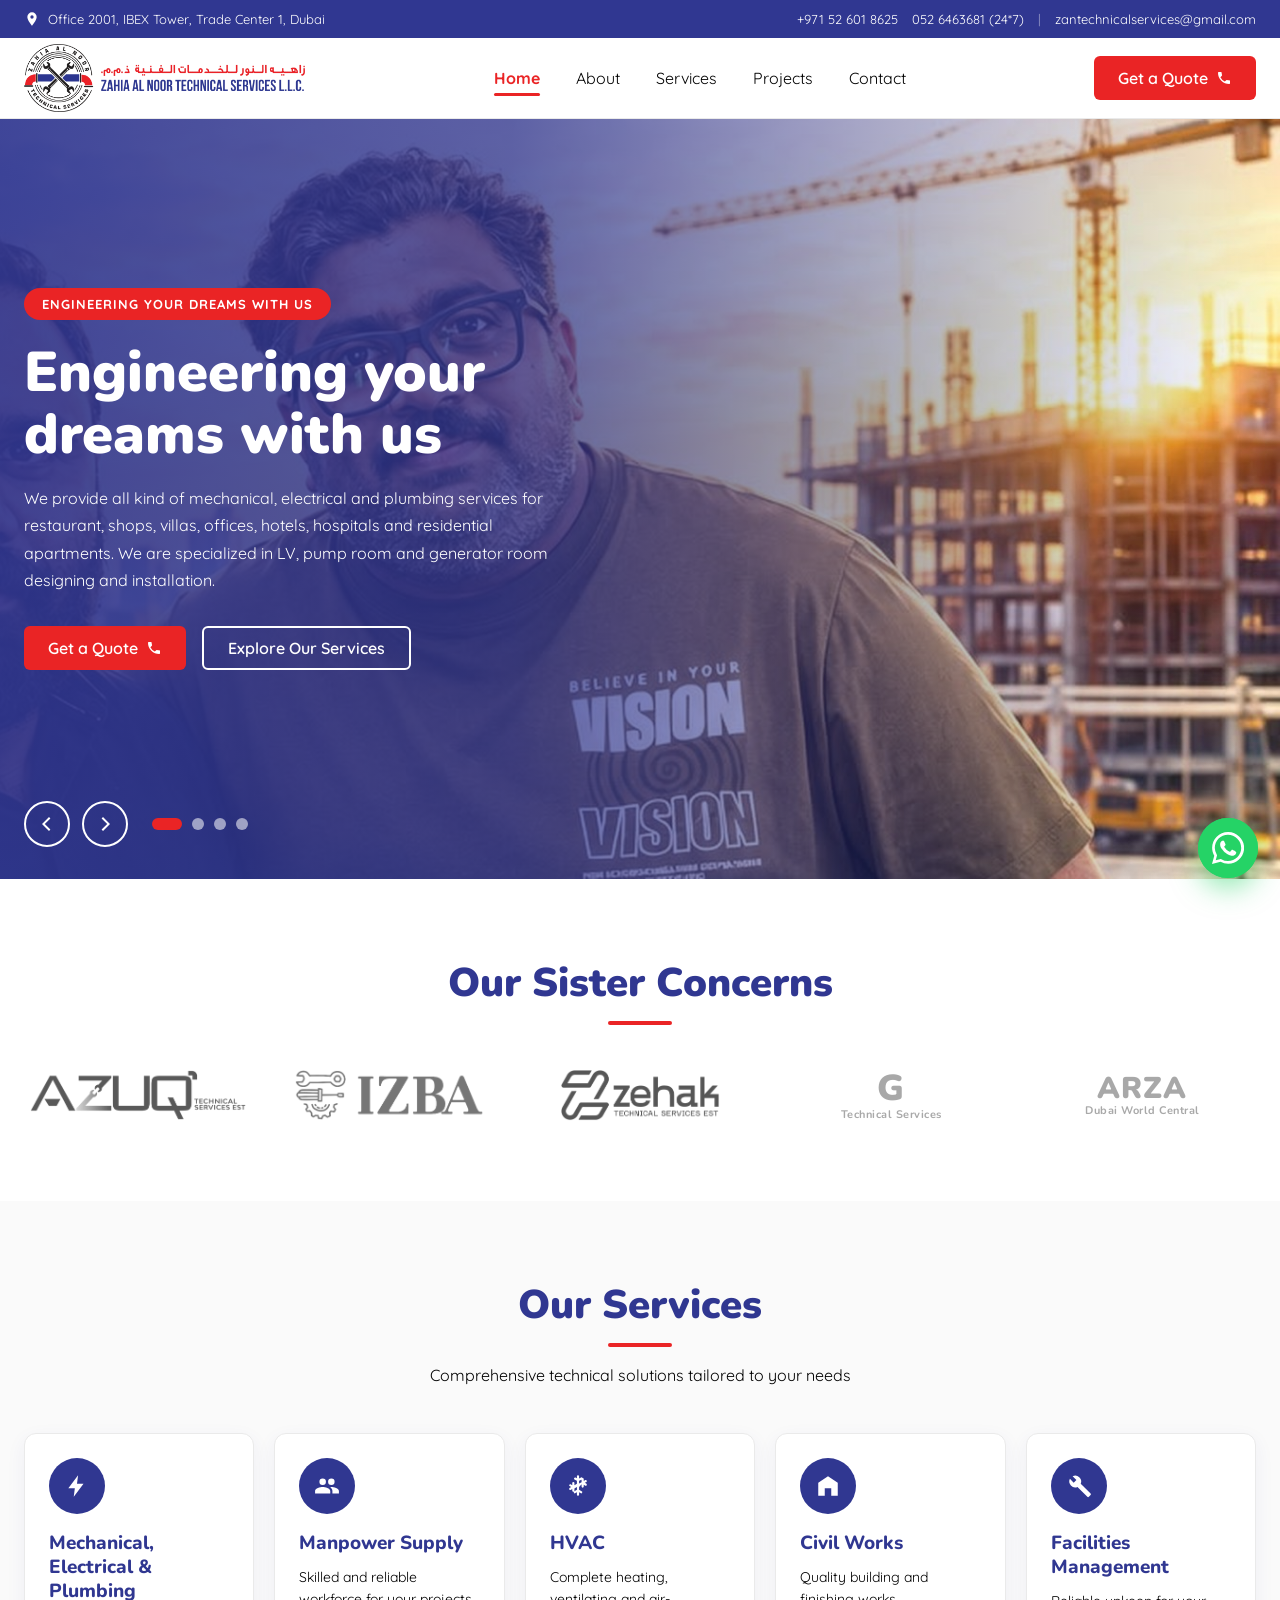
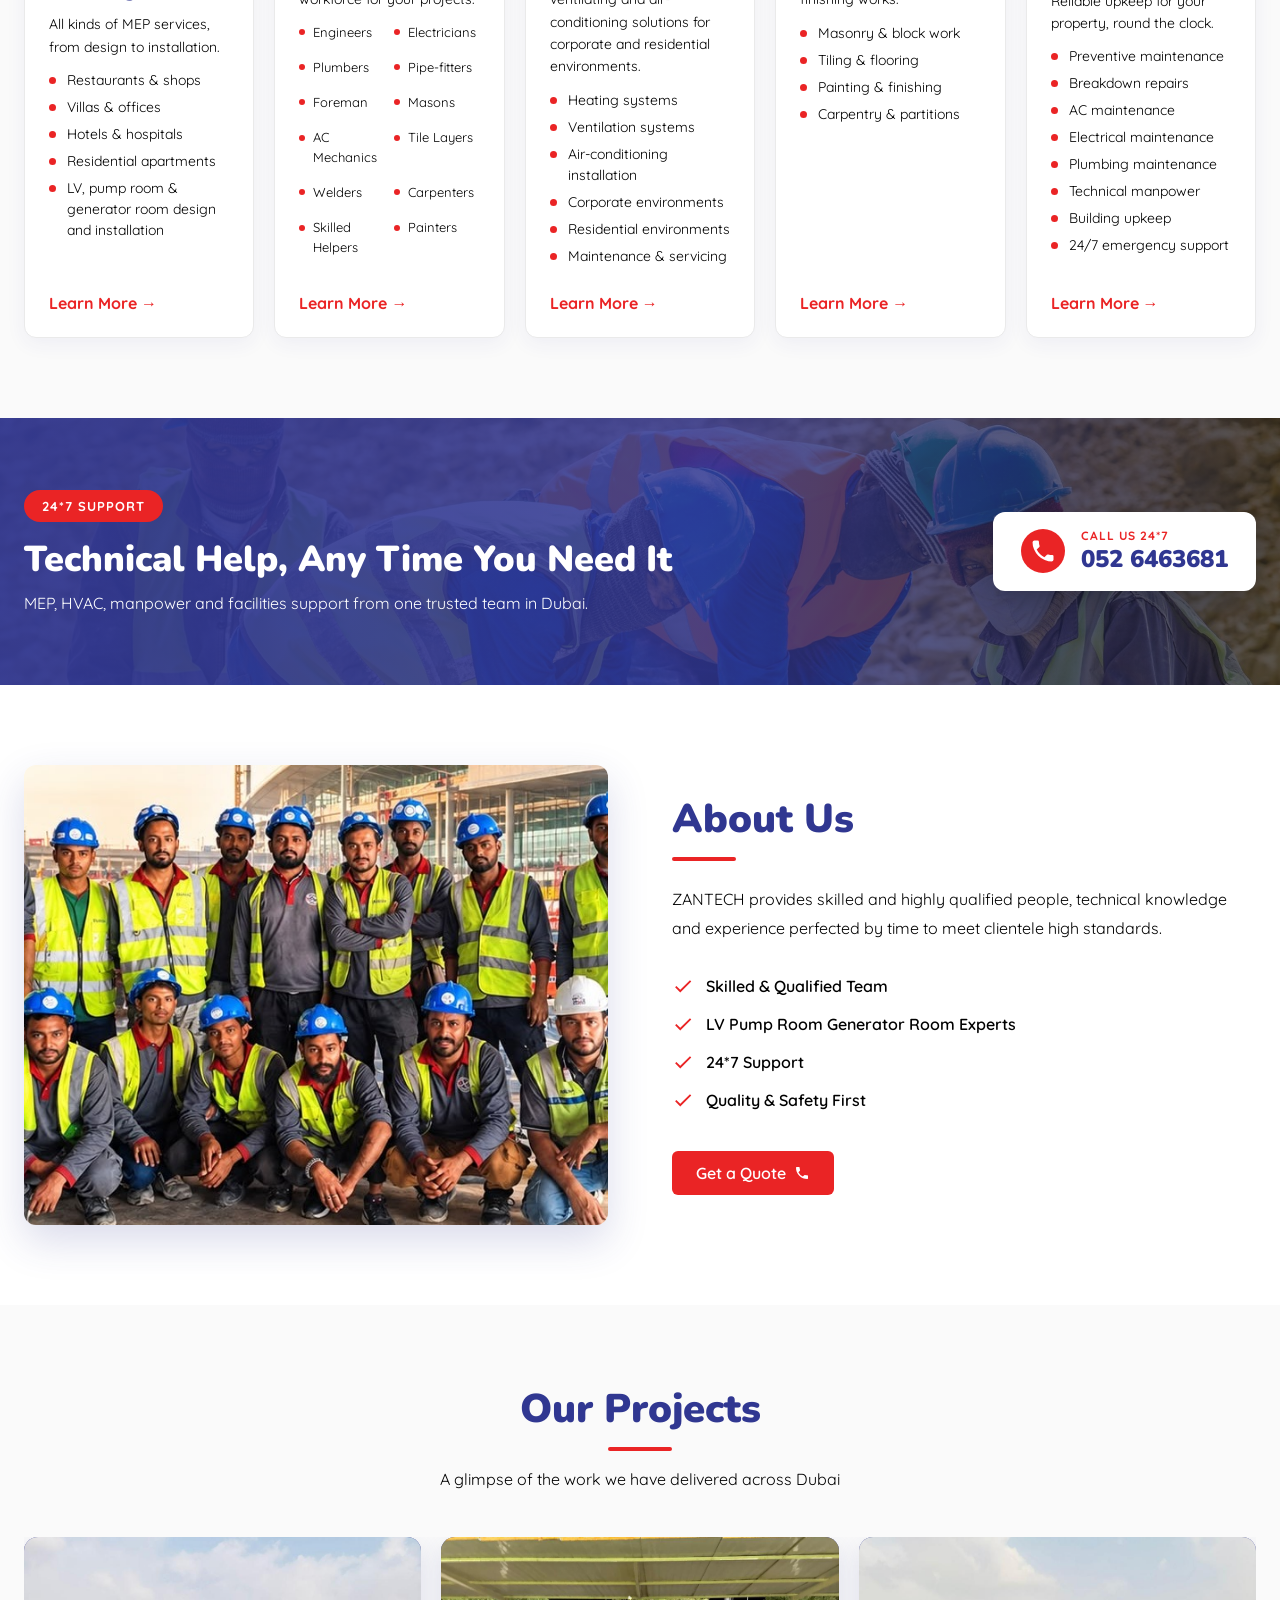
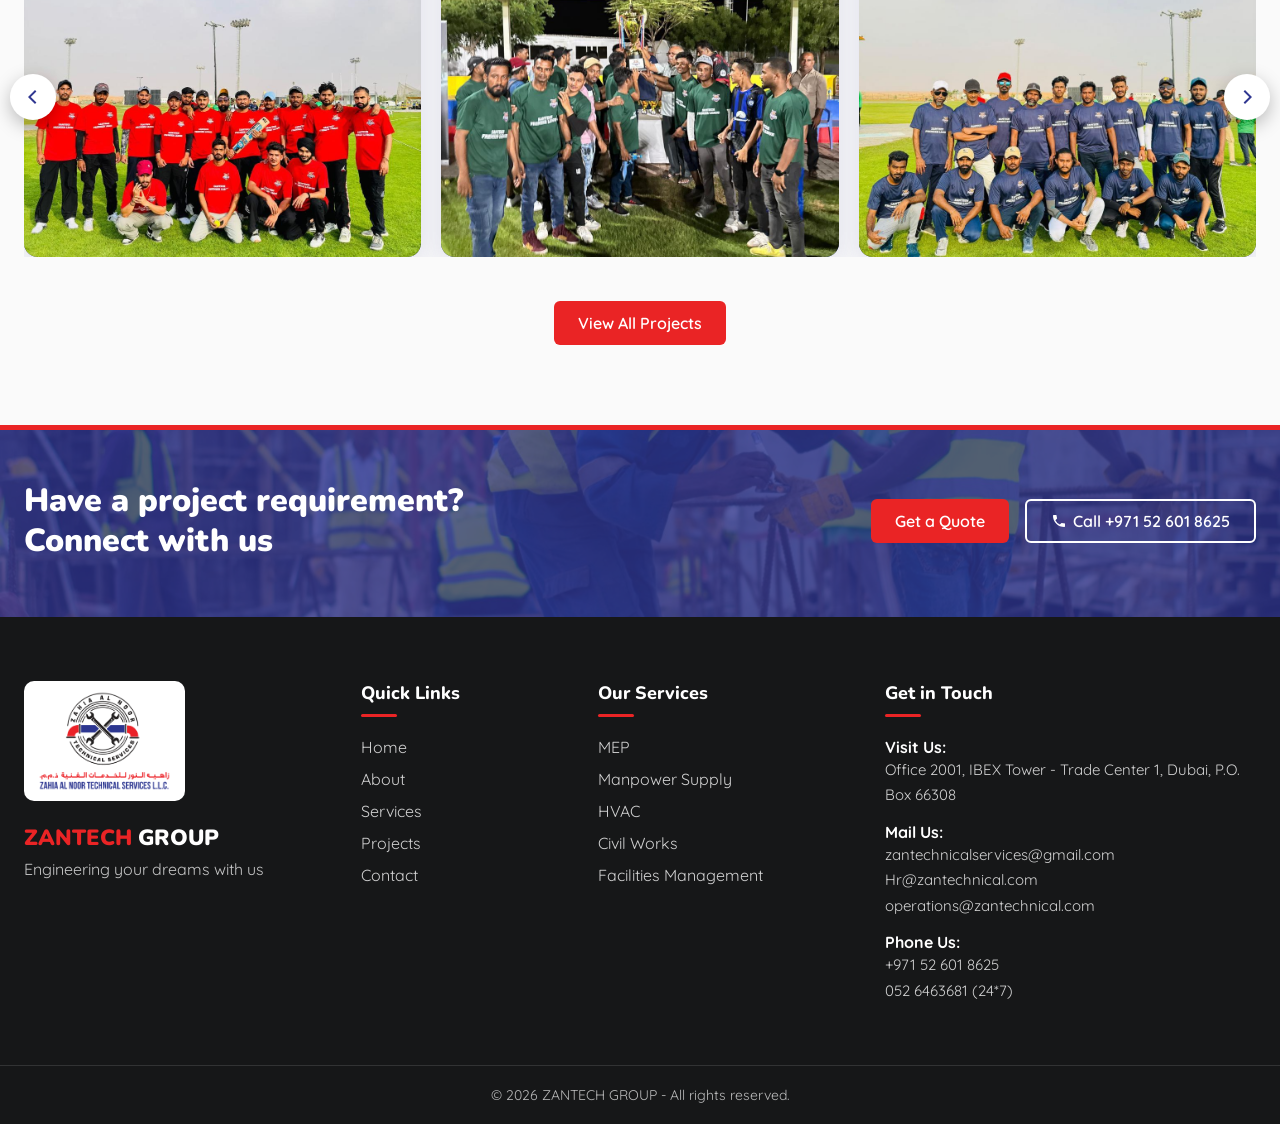
<file: index.html>
<!DOCTYPE html>
<html lang="en">
<head>
  <meta charset="UTF-8">
  <meta name="viewport" content="width=device-width, initial-scale=1">
  <title>ZANTECH GROUP | Zahia Al Noor Technical Services</title>
  <meta http-equiv="refresh" content="0; url=home.html">
  <link rel="canonical" href="home.html">
  <script>location.replace('home.html');</script>
</head>
<body>
  <p>Redirecting to <a href="home.html">ZANTECH GROUP</a>&hellip;</p>
</body>
</html>
</file>
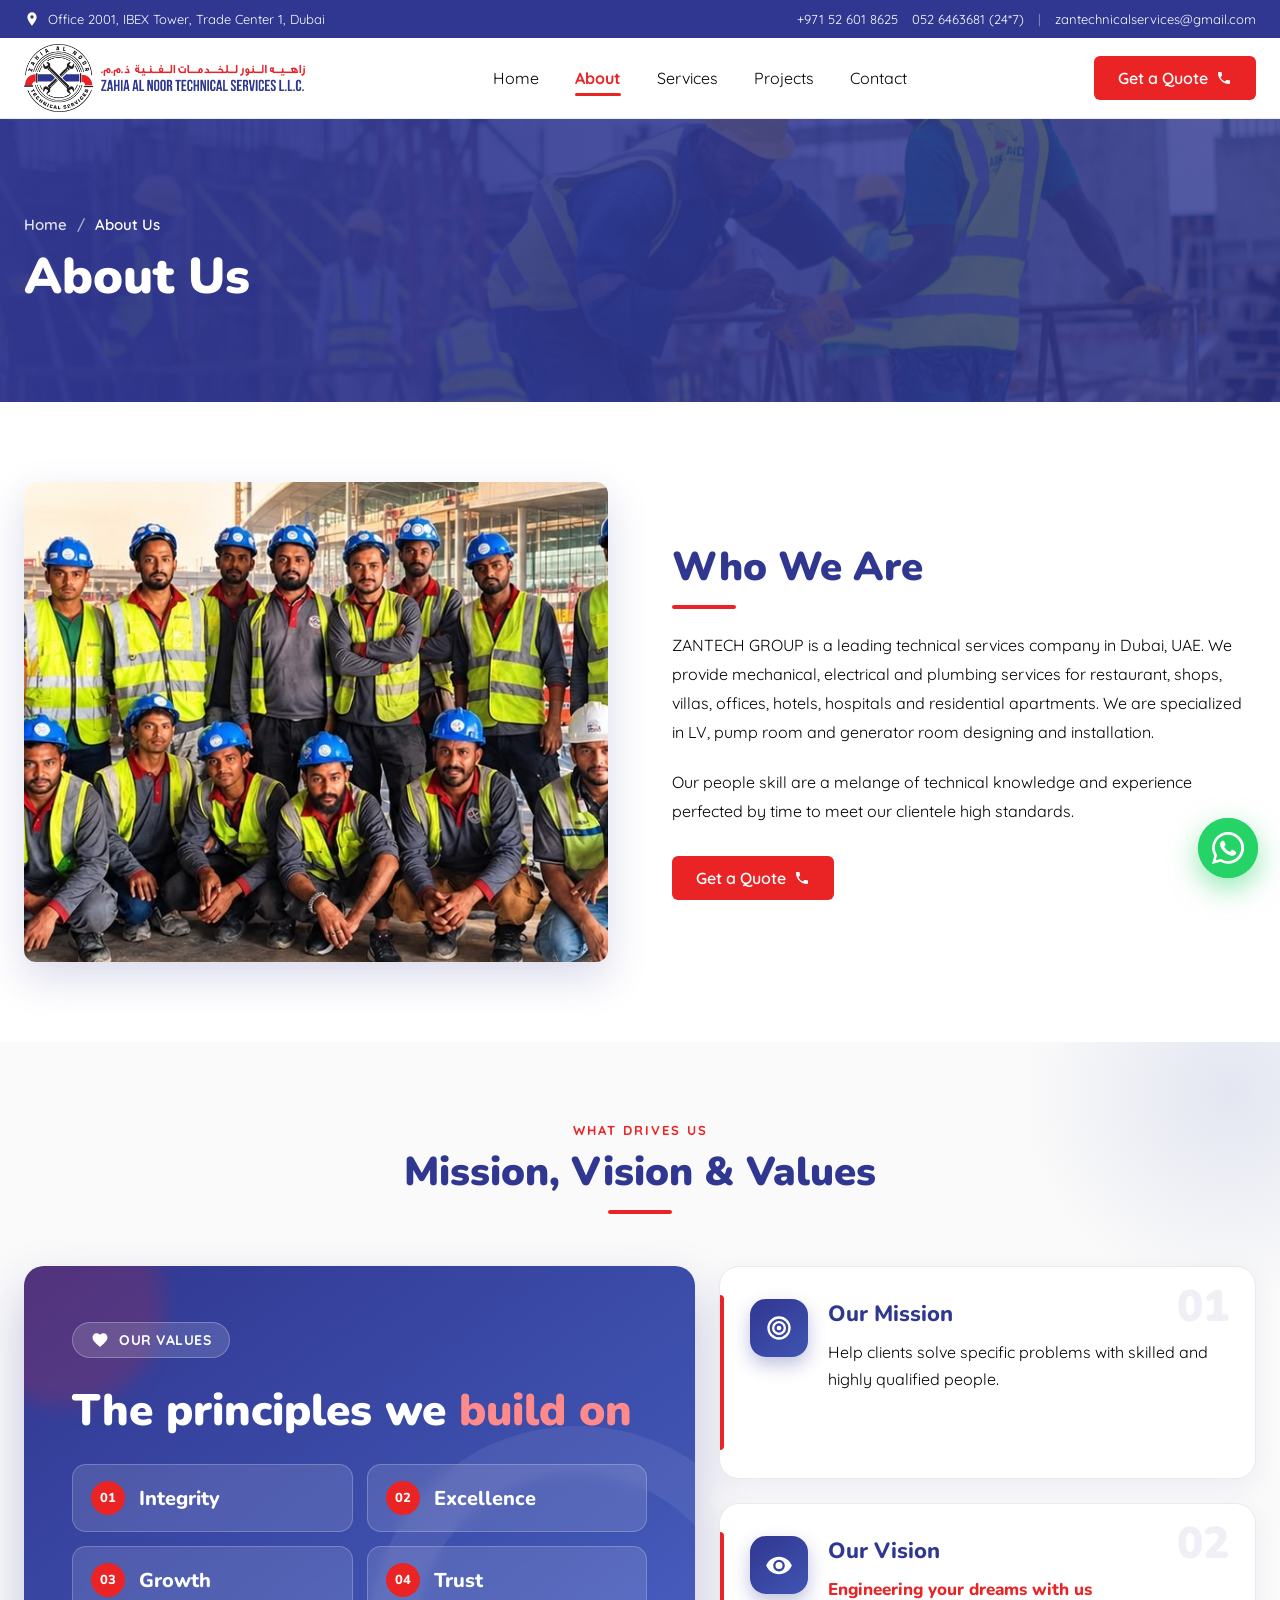
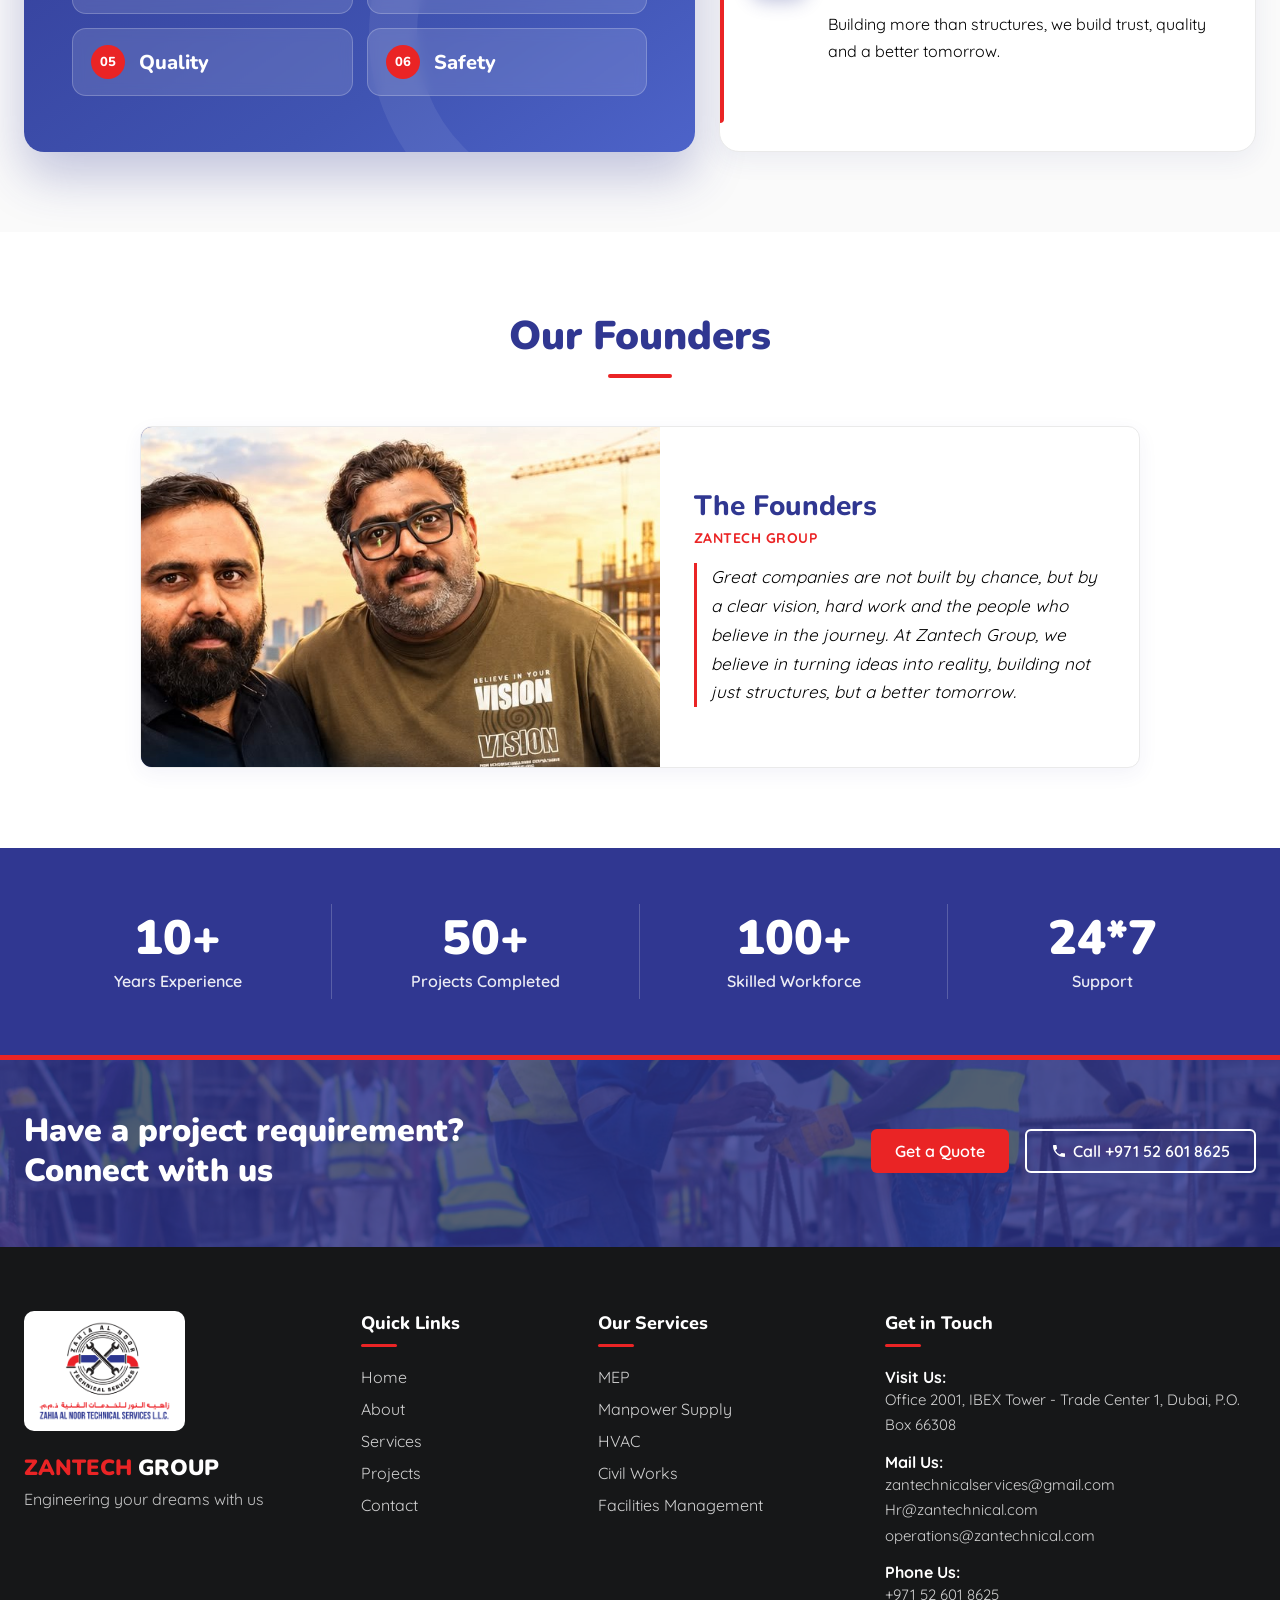
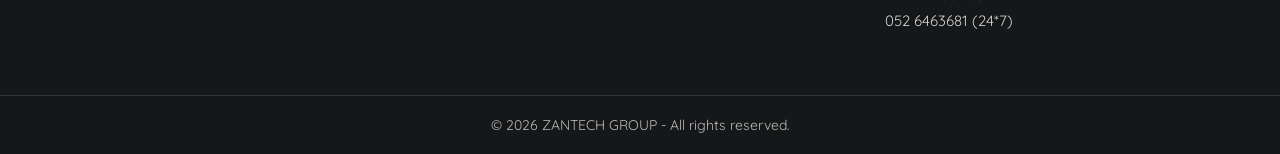
<file: about.html>
<!DOCTYPE html>
<html lang="en">
<head>
  <meta charset="UTF-8">
  <meta name="viewport" content="width=device-width, initial-scale=1">
  <title>About Us | ZANTECH GROUP</title>
  <link rel="preconnect" href="https://fonts.googleapis.com">
  <link rel="preconnect" href="https://fonts.gstatic.com" crossorigin>
  <link href="https://fonts.googleapis.com/css2?family=Nunito:wght@800;900&family=Quicksand:wght@400;600;700&display=swap" rel="stylesheet">
  <link rel="stylesheet" href="home.css">
  <link rel="stylesheet" href="about.css">
</head>
<body>

  <!-- TOP UTILITY BAR -->
  <div class="topbar">
    <div class="container topbar-inner">
      <div class="topbar-left">
        <svg viewBox="0 0 24 24" aria-hidden="true"><path d="M12 2a7 7 0 0 0-7 7c0 5 7 13 7 13s7-8 7-13a7 7 0 0 0-7-7zm0 9.5A2.5 2.5 0 1 1 12 6.5a2.5 2.5 0 0 1 0 5z"/></svg>
        <span>Office 2001, IBEX Tower, Trade Center 1, Dubai</span>
      </div>
      <div class="topbar-right">
        <a href="tel:+971526018625">+971 52 601 8625</a>
        <a href="tel:0526463681">052 6463681 (24*7)</a>
        <span class="sep">|</span>
        <a href="mailto:zantechnicalservices@gmail.com">zantechnicalservices@gmail.com</a>
      </div>
      <a class="topbar-mobile" href="tel:+971526018625">
        <svg viewBox="0 0 24 24" aria-hidden="true"><path d="M6.6 10.8a15 15 0 0 0 6.6 6.6l2.2-2.2a1 1 0 0 1 1-.25 11.4 11.4 0 0 0 3.6.57 1 1 0 0 1 1 1V20a1 1 0 0 1-1 1A17 17 0 0 1 3 4a1 1 0 0 1 1-1h3.5a1 1 0 0 1 1 1c0 1.25.2 2.45.57 3.6a1 1 0 0 1-.25 1z"/></svg>
        +971 52 601 8625
      </a>
    </div>
  </div>

  <!-- MAIN NAVBAR -->
  <header class="navbar">
    <div class="container nav-inner">

      <button class="hamburger" id="openMenu" aria-label="Open menu" aria-controls="drawer" aria-expanded="false">
        <span></span><span></span><span></span>
      </button>

      <a href="home.html" class="brand" aria-label="ZANTECH GROUP home">
        <img src="images/Zahia_Al_noor_Logo_Horizontal.png" alt="Zahia Al Noor Technical Services L.L.C." class="logo">
      </a>

      <nav class="menu" aria-label="Main">
        <a href="home.html">Home</a>
        <a href="about.html" class="active">About</a>
        <a href="services.html">Services</a>
        <a href="projects.html">Projects</a>
        <a href="contact.html">Contact</a>
      </nav>

      <a href="contact.html" class="cta">
        <span>Get a Quote</span>
        <svg viewBox="0 0 24 24" aria-hidden="true"><path d="M6.6 10.8a15 15 0 0 0 6.6 6.6l2.2-2.2a1 1 0 0 1 1-.25 11.4 11.4 0 0 0 3.6.57 1 1 0 0 1 1 1V20a1 1 0 0 1-1 1A17 17 0 0 1 3 4a1 1 0 0 1 1-1h3.5a1 1 0 0 1 1 1c0 1.25.2 2.45.57 3.6a1 1 0 0 1-.25 1z"/></svg>
      </a>
    </div>
  </header>

  <!-- PAGE BANNER -->
  <section class="page-banner" style="--img:url('images/slide-1-mep.jpg')">
    <div class="container">
      <nav class="crumbs" aria-label="Breadcrumb"><a href="home.html">Home</a><span>/</span>About Us</nav>
      <h1>About Us</h1>
    </div>
  </section>

  <!-- WHO WE ARE -->
  <section class="who">
    <div class="container who-grid">
      <div class="who-img"><img src="images/team-sharjah.jpg" alt="ZANTECH team in safety vests and helmets at Sharjah International Airport" loading="lazy"></div>
      <div class="who-copy">
        <h2 class="sec-title left">Who We Are</h2>
        <span class="underline left"></span>
        <p>ZANTECH GROUP is a leading technical services company in Dubai, UAE. We provide mechanical, electrical and plumbing services for restaurant, shops, villas, offices, hotels, hospitals and residential apartments. We are specialized in LV, pump room and generator room designing and installation.</p>
        <p>Our people skill are a melange of technical knowledge and experience perfected by time to meet our clientele high standards.</p>
        <a href="contact.html" class="cta"><span>Get a Quote</span><svg viewBox="0 0 24 24" aria-hidden="true"><path d="M6.6 10.8a15 15 0 0 0 6.6 6.6l2.2-2.2a1 1 0 0 1 1-.25 11.4 11.4 0 0 0 3.6.57 1 1 0 0 1 1 1V20a1 1 0 0 1-1 1A17 17 0 0 1 3 4a1 1 0 0 1 1-1h3.5a1 1 0 0 1 1 1c0 1.25.2 2.45.57 3.6a1 1 0 0 1-.25 1z"/></svg></a>
      </div>
    </div>
  </section>

  <!-- MISSION VISION VALUES -->
  <section class="mvv">
    <div class="container">
      <span class="eyebrow">What drives us</span>
      <h2 class="sec-title">Mission, Vision &amp; Values</h2>
      <span class="underline"></span>

      <div class="mvv-modern">

        <article class="vision-feature">
          <span class="v-label"><svg viewBox="0 0 24 24" aria-hidden="true"><path d="M12 21.35 10.55 20C5.4 15.24 2 12.1 2 8.5 2 5.4 4.4 3 7.5 3c1.74 0 3.41.81 4.5 2.09C13.09 3.81 14.76 3 16.5 3 19.6 3 22 5.4 22 8.5c0 3.6-3.4 6.74-8.55 11.5z"/></svg>Our Values</span>
          <h3>The principles we <em>build on</em></h3>
          <ul class="values-grid">
            <li><span>01</span>Integrity</li>
            <li><span>02</span>Excellence</li>
            <li><span>03</span>Growth</li>
            <li><span>04</span>Trust</li>
            <li><span>05</span>Quality</li>
            <li><span>06</span>Safety</li>
          </ul>
        </article>

        <article class="mv-card">
          <span class="mv-num">01</span>
          <div class="mv-icon"><svg viewBox="0 0 24 24" aria-hidden="true"><path d="M12 2a10 10 0 1 0 10 10A10 10 0 0 0 12 2zm0 18a8 8 0 1 1 8-8 8 8 0 0 1-8 8zm0-14a6 6 0 1 0 6 6 6 6 0 0 0-6-6zm0 10a4 4 0 1 1 4-4 4 4 0 0 1-4 4zm0-6a2 2 0 1 0 2 2 2 2 0 0 0-2-2z"/></svg></div>
          <div>
            <h3>Our Mission</h3>
            <p>Help clients solve specific problems with skilled and highly qualified people.</p>
          </div>
        </article>

        <article class="mv-card">
          <span class="mv-num">02</span>
          <div class="mv-icon"><svg viewBox="0 0 24 24" aria-hidden="true"><path d="M12 5C7 5 2.7 8.1 1 12.5 2.7 16.9 7 20 12 20s9.3-3.1 11-7.5C21.3 8.1 17 5 12 5zm0 12.5a5 5 0 1 1 5-5 5 5 0 0 1-5 5zm0-8a3 3 0 1 0 3 3 3 3 0 0 0-3-3z"/></svg></div>
          <div>
            <h3>Our Vision</h3>
            <p class="lead">Engineering your dreams with us</p>
            <p>Building more than structures, we build trust, quality and a better tomorrow.</p>
          </div>
        </article>

      </div>
    </div>
  </section>

  <!-- LEADERSHIP -->
  <section class="leaders">
    <div class="container">
      <h2 class="sec-title">Our Founders</h2>
      <span class="underline"></span>
      <div class="leader-grid leader-single">
        <article class="leader-card">
          <div class="leader-photo" style="--img:url('images/about-founders.jpg')"></div>
          <div class="leader-body">
            <h3>The Founders</h3>
            <span class="leader-role">ZANTECH GROUP</span>
            <blockquote>Great companies are not built by chance, but by a clear vision, hard work and the people who believe in the journey. At Zantech Group, we believe in turning ideas into reality, building not just structures, but a better tomorrow.</blockquote>
          </div>
        </article>
      </div>
    </div>
  </section>

  <!-- STATS STRIP -->
  <section class="stats">
    <div class="container stats-grid">
      <div class="stat"><strong>10+</strong><span>Years Experience</span></div>
      <div class="stat"><strong>50+</strong><span>Projects Completed</span></div>
      <div class="stat"><strong>100+</strong><span>Skilled Workforce</span></div>
      <div class="stat"><strong>24*7</strong><span>Support</span></div>
    </div>
  </section>

  <!-- CONTACT CTA BANNER -->
  <section class="cta-banner">
    <div class="container cta-banner-inner">
      <h2>Have a project requirement? <span>Connect with us</span></h2>
      <div class="cta-banner-btns">
        <a href="contact.html" class="cta"><span>Get a Quote</span></a>
        <a href="tel:+971526018625" class="btn-outline"><svg viewBox="0 0 24 24" aria-hidden="true"><path d="M6.6 10.8a15 15 0 0 0 6.6 6.6l2.2-2.2a1 1 0 0 1 1-.25 11.4 11.4 0 0 0 3.6.57 1 1 0 0 1 1 1V20a1 1 0 0 1-1 1A17 17 0 0 1 3 4a1 1 0 0 1 1-1h3.5a1 1 0 0 1 1 1c0 1.25.2 2.45.57 3.6a1 1 0 0 1-.25 1z"/></svg>&nbsp;Call +971 52 601 8625</a>
      </div>
    </div>
  </section>

  <!-- FOOTER -->
  <footer class="footer">
    <div class="container footer-grid">
      <div class="f-col f-brand">
        <a href="home.html" class="f-logo"><img src="images/Zahia_Al_noor_Logo.png" alt="Zahia Al Noor Technical Services L.L.C."></a>
        <h3 class="f-name"><span class="red">ZANTECH</span> GROUP</h3>
        <p>Engineering your dreams with us</p>
      </div>
      <div class="f-col">
        <h4>Quick Links</h4>
        <ul>
          <li><a href="home.html">Home</a></li>
          <li><a href="about.html">About</a></li>
          <li><a href="services.html">Services</a></li>
          <li><a href="projects.html">Projects</a></li>
          <li><a href="contact.html">Contact</a></li>
        </ul>
      </div>
      <div class="f-col">
        <h4>Our Services</h4>
        <ul>
          <li><a href="services.html">MEP</a></li>
          <li><a href="services.html">Manpower Supply</a></li>
          <li><a href="services.html">HVAC</a></li>
          <li><a href="services.html">Civil Works</a></li>
          <li><a href="services.html">Facilities Management</a></li>
        </ul>
      </div>
      <div class="f-col">
        <h4>Get in Touch</h4>
        <div class="f-contact">
          <strong>Visit Us:</strong>
          <p>Office 2001, IBEX Tower - Trade Center 1, Dubai, P.O. Box 66308</p>
          <strong>Mail Us:</strong>
          <p><a href="mailto:zantechnicalservices@gmail.com">zantechnicalservices@gmail.com</a><br>
             <a href="mailto:Hr@zantechnical.com">Hr@zantechnical.com</a><br>
             <a href="mailto:operations@zantechnical.com">operations@zantechnical.com</a></p>
          <strong>Phone Us:</strong>
          <p><a href="tel:+971526018625">+971 52 601 8625</a><br>
             <a href="tel:0526463681">052 6463681 (24*7)</a></p>
        </div>
      </div>
    </div>
    <div class="f-bottom"><div class="container">&copy; 2026 ZANTECH GROUP - All rights reserved.</div></div>
  </footer>

  <!-- FLOATING WHATSAPP -->
  <a href="https://wa.me/971526463681" class="wa-float" target="_blank" rel="noopener" aria-label="Chat on WhatsApp">
    <svg viewBox="0 0 24 24" aria-hidden="true"><path d="M20.5 3.5A11.800 11.800 0 0 0 12 0C5.400 0 .1 5.300.1 11.900c0 2.100.5 4.100 1.600 5.900L0 24l6.400-1.700a11.900 11.900 0 0 0 5.700 1.500h.1c6.500 0 11.900-5.300 11.900-11.900 0-3.200-1.200-6.200-3.600-8.400zM12 21.800a9.900 9.900 0 0 1-5-1.400l-.4-.2-3.800 1 1-3.700-.2-.4a9.800 9.800 0 0 1-1.500-5.200c0-5.400 4.400-9.800 9.900-9.800 2.600 0 5.100 1 7 2.900a9.800 9.800 0 0 1 2.900 7c0 5.400-4.500 9.800-9.900 9.800zm5.400-7.400c-.3-.1-1.800-.9-2-1-.3-.1-.5-.1-.7.1-.2.300-.8 1-.9 1.200-.2.200-.3.200-.6.100a8 8 0 0 1-4-3.500c-.3-.5.300-.5.900-1.600.1-.2 0-.4 0-.5l-.9-2.100c-.2-.5-.5-.5-.7-.5h-.6c-.2 0-.5.100-.8.400-.3.300-1 1-1 2.500s1.100 2.900 1.200 3.100c.2.200 2.100 3.200 5.100 4.500 1.900.8 2.600.9 3.500.7.600-.1 1.800-.7 2-1.400.3-.7.3-1.300.2-1.400-.1-.2-.3-.3-.6-.4z"/></svg>
  </a>

  <!-- MOBILE DRAWER -->
  <div class="overlay" id="overlay"></div>
  <aside class="drawer" id="drawer" aria-hidden="true">
    <div class="drawer-head">
      <img src="images/Zahia_Al_noor_Logo_Horizontal.png" alt="Zahia Al Noor Technical Services L.L.C." class="logo">
      <button class="close" id="closeMenu" aria-label="Close menu">&times;</button>
    </div>
    <nav class="drawer-menu">
      <a href="home.html">Home</a>
      <a href="about.html" class="active">About</a>
      <a href="services.html">Services</a>
      <a href="projects.html">Projects</a>
      <a href="contact.html">Contact</a>
    </nav>
    <a href="contact.html" class="cta cta-full">
      <span>Get a Quote</span>
      <svg viewBox="0 0 24 24" aria-hidden="true"><path d="M6.6 10.8a15 15 0 0 0 6.6 6.6l2.2-2.2a1 1 0 0 1 1-.25 11.4 11.4 0 0 0 3.6.57 1 1 0 0 1 1 1V20a1 1 0 0 1-1 1A17 17 0 0 1 3 4a1 1 0 0 1 1-1h3.5a1 1 0 0 1 1 1c0 1.25.2 2.45.57 3.6a1 1 0 0 1-.25 1z"/></svg>
    </a>
  </aside>

  <script>
    const drawer = document.getElementById('drawer');
    const overlay = document.getElementById('overlay');
    const openBtn = document.getElementById('openMenu');
    function setMenu(open) {
      drawer.classList.toggle('open', open);
      overlay.classList.toggle('open', open);
      drawer.setAttribute('aria-hidden', String(!open));
      openBtn.setAttribute('aria-expanded', String(open));
      document.body.style.overflow = open ? 'hidden' : '';
    }
    openBtn.addEventListener('click', () => setMenu(true));
    document.getElementById('closeMenu').addEventListener('click', () => setMenu(false));
    overlay.addEventListener('click', () => setMenu(false));
    document.addEventListener('keydown', e => { if (e.key === 'Escape') setMenu(false); });
  </script>
</body>
</html>
</file>
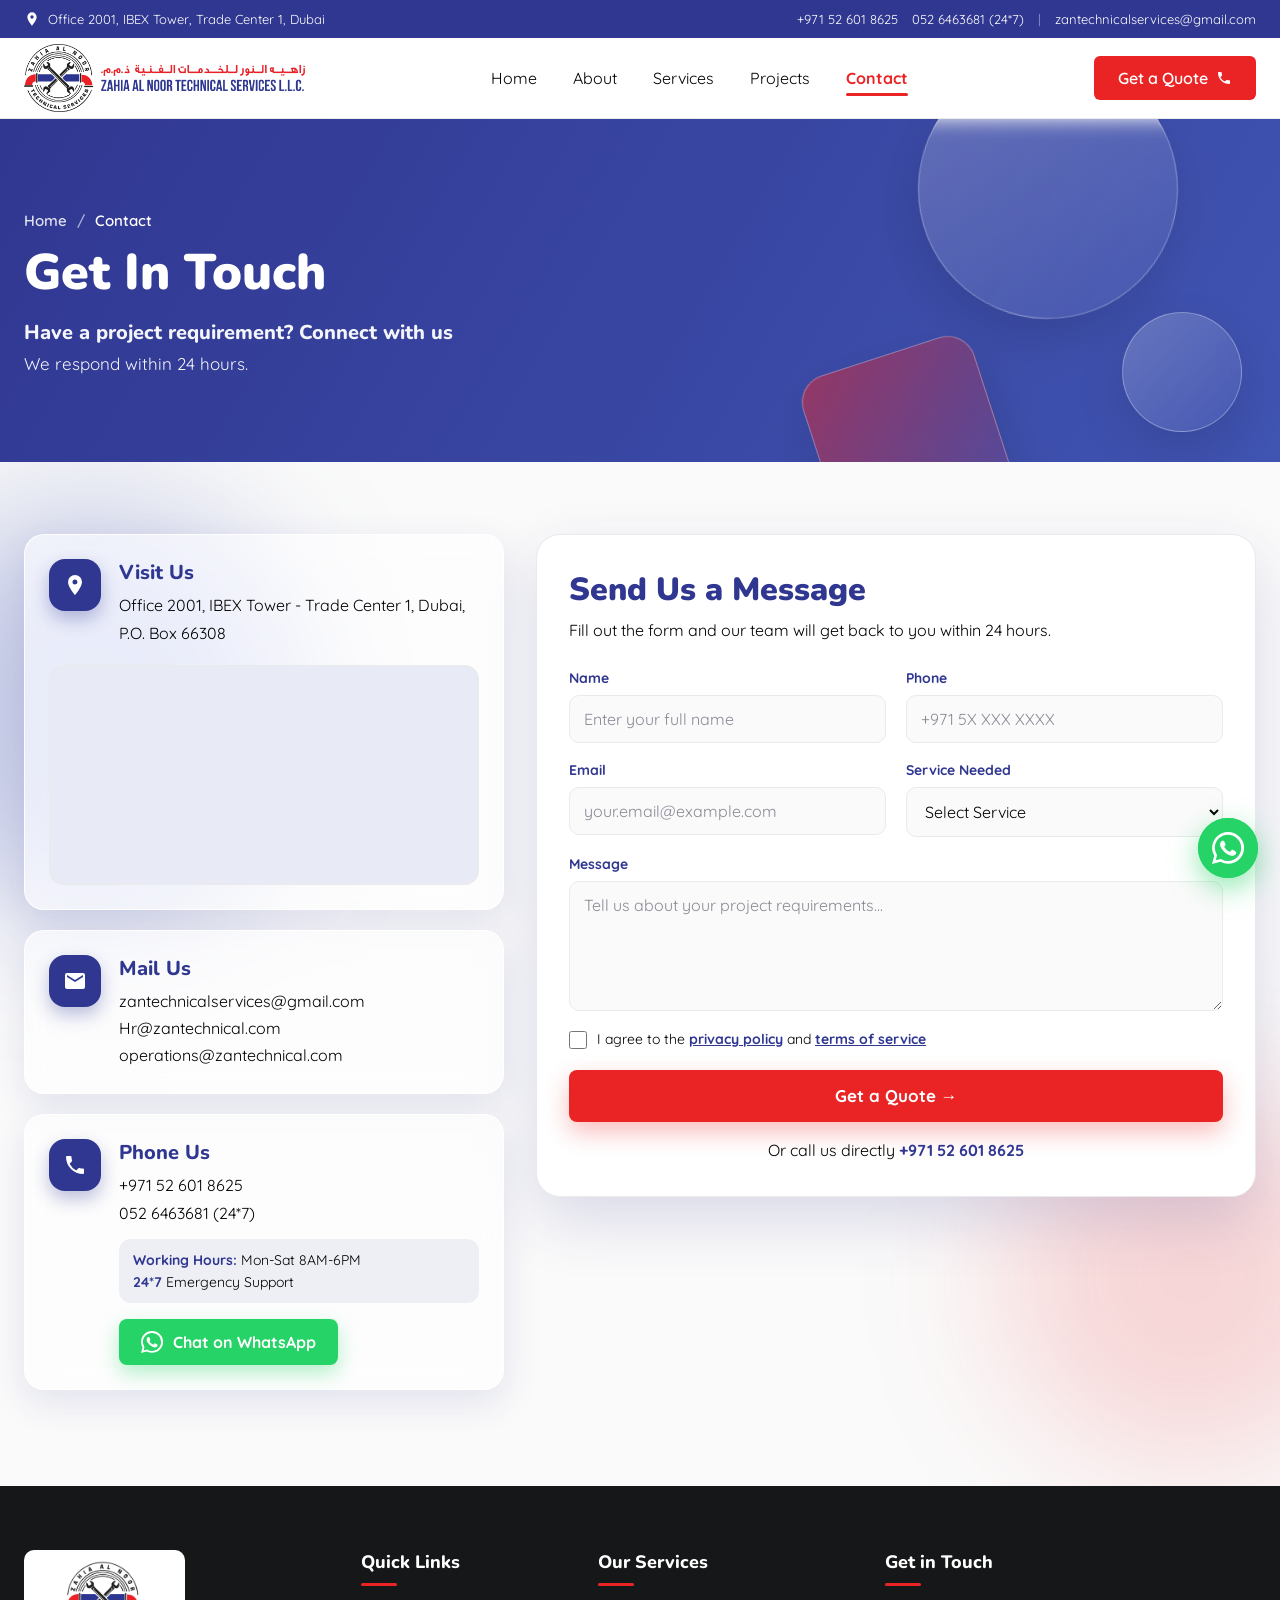
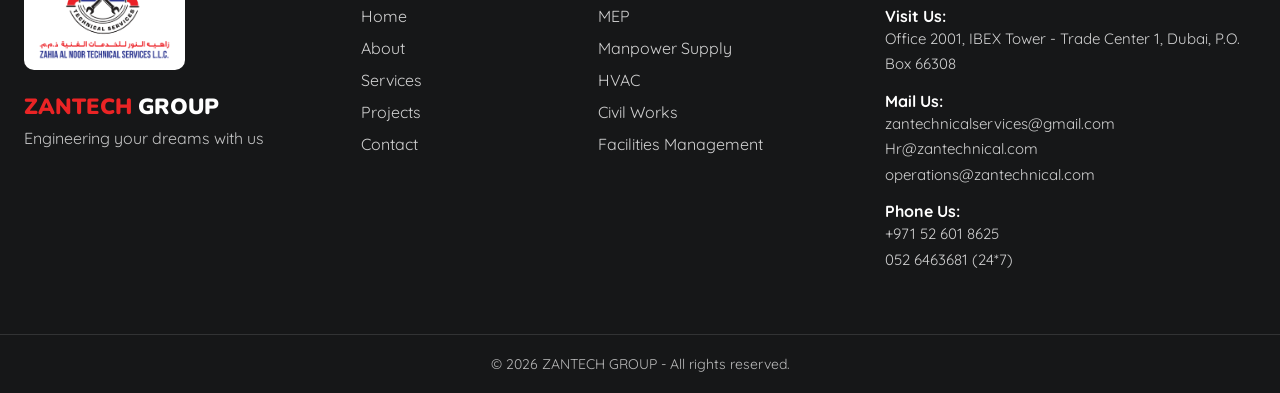
<file: contact.html>
<!DOCTYPE html>
<html lang="en">
<head>
  <meta charset="UTF-8">
  <meta name="viewport" content="width=device-width, initial-scale=1">
  <title>Contact Us | ZANTECH GROUP</title>
  <link rel="preconnect" href="https://fonts.googleapis.com">
  <link rel="preconnect" href="https://fonts.gstatic.com" crossorigin>
  <link href="https://fonts.googleapis.com/css2?family=Nunito:wght@800;900&family=Quicksand:wght@400;600;700&display=swap" rel="stylesheet">
  <link rel="stylesheet" href="home.css">
  <link rel="stylesheet" href="contact.css">
</head>
<body>

  <!-- TOP UTILITY BAR -->
  <div class="topbar">
    <div class="container topbar-inner">
      <div class="topbar-left">
        <svg viewBox="0 0 24 24" aria-hidden="true"><path d="M12 2a7 7 0 0 0-7 7c0 5 7 13 7 13s7-8 7-13a7 7 0 0 0-7-7zm0 9.5A2.5 2.5 0 1 1 12 6.5a2.5 2.5 0 0 1 0 5z"/></svg>
        <span>Office 2001, IBEX Tower, Trade Center 1, Dubai</span>
      </div>
      <div class="topbar-right">
        <a href="tel:+971526018625">+971 52 601 8625</a>
        <a href="tel:0526463681">052 6463681 (24*7)</a>
        <span class="sep">|</span>
        <a href="mailto:zantechnicalservices@gmail.com">zantechnicalservices@gmail.com</a>
      </div>
      <a class="topbar-mobile" href="tel:+971526018625">
        <svg viewBox="0 0 24 24" aria-hidden="true"><path d="M6.6 10.8a15 15 0 0 0 6.6 6.6l2.2-2.2a1 1 0 0 1 1-.25 11.4 11.4 0 0 0 3.6.57 1 1 0 0 1 1 1V20a1 1 0 0 1-1 1A17 17 0 0 1 3 4a1 1 0 0 1 1-1h3.5a1 1 0 0 1 1 1c0 1.25.2 2.45.57 3.6a1 1 0 0 1-.25 1z"/></svg>
        +971 52 601 8625
      </a>
    </div>
  </div>

  <!-- MAIN NAVBAR -->
  <header class="navbar">
    <div class="container nav-inner">

      <button class="hamburger" id="openMenu" aria-label="Open menu" aria-controls="drawer" aria-expanded="false">
        <span></span><span></span><span></span>
      </button>

      <a href="home.html" class="brand" aria-label="ZANTECH GROUP home">
        <img src="images/Zahia_Al_noor_Logo_Horizontal.png" alt="Zahia Al Noor Technical Services L.L.C." class="logo">
      </a>

      <nav class="menu" aria-label="Main">
        <a href="home.html">Home</a>
        <a href="about.html">About</a>
        <a href="services.html">Services</a>
        <a href="projects.html">Projects</a>
        <a href="contact.html" class="active">Contact</a>
      </nav>

      <a href="contact.html" class="cta">
        <span>Get a Quote</span>
        <svg viewBox="0 0 24 24" aria-hidden="true"><path d="M6.6 10.8a15 15 0 0 0 6.6 6.6l2.2-2.2a1 1 0 0 1 1-.25 11.4 11.4 0 0 0 3.6.57 1 1 0 0 1 1 1V20a1 1 0 0 1-1 1A17 17 0 0 1 3 4a1 1 0 0 1 1-1h3.5a1 1 0 0 1 1 1c0 1.25.2 2.45.57 3.6a1 1 0 0 1-.25 1z"/></svg>
      </a>
    </div>
  </header>

  <!-- PAGE BANNER -->
  <section class="ct-banner">
    <span class="glass g1" aria-hidden="true"></span>
    <span class="glass g2" aria-hidden="true"></span>
    <span class="glass g3" aria-hidden="true"></span>
    <div class="container ct-banner-inner">
      <nav class="crumbs" aria-label="Breadcrumb"><a href="home.html">Home</a><span>/</span>Contact</nav>
      <h1>Get In Touch</h1>
      <p><strong>Have a project requirement? Connect with us</strong><br>We respond within 24 hours.</p>
    </div>
  </section>

  <!-- MAIN SPLIT -->
  <section class="ct-main">
    <span class="blob b1" aria-hidden="true"></span>
    <span class="blob b2" aria-hidden="true"></span>
    <div class="container ct-grid">

      <!-- LEFT: INFO -->
      <div class="ct-info">

        <article class="gl-card">
          <div class="gl-ico"><svg viewBox="0 0 24 24" aria-hidden="true"><path d="M12 2a7 7 0 0 0-7 7c0 5 7 13 7 13s7-8 7-13a7 7 0 0 0-7-7zm0 9.5A2.5 2.5 0 1 1 12 6.5a2.5 2.5 0 0 1 0 5z"/></svg></div>
          <div>
            <h3>Visit Us</h3>
            <p>Office 2001, IBEX Tower - Trade Center 1, Dubai, P.O. Box 66308</p>
          </div>
          <div class="map-wrap">
            <iframe title="ZANTECH GROUP office - IBEX Tower, Dubai World Trade Centre" src="https://www.google.com/maps?q=IBEX+Tower+Dubai+World+Trade+Centre&amp;output=embed" loading="lazy" referrerpolicy="no-referrer-when-downgrade" allowfullscreen></iframe>
          </div>
        </article>

        <article class="gl-card">
          <div class="gl-ico"><svg viewBox="0 0 24 24" aria-hidden="true"><path d="M20 4H4a2 2 0 0 0-2 2v12a2 2 0 0 0 2 2h16a2 2 0 0 0 2-2V6a2 2 0 0 0-2-2zm0 4-8 5-8-5V6l8 5 8-5z"/></svg></div>
          <div>
            <h3>Mail Us</h3>
            <p>
              <a href="mailto:zantechnicalservices@gmail.com">zantechnicalservices@gmail.com</a><br>
              <a href="mailto:Hr@zantechnical.com">Hr@zantechnical.com</a><br>
              <a href="mailto:operations@zantechnical.com">operations@zantechnical.com</a>
            </p>
          </div>
        </article>

        <article class="gl-card">
          <div class="gl-ico"><svg viewBox="0 0 24 24" aria-hidden="true"><path d="M6.6 10.8a15 15 0 0 0 6.6 6.6l2.2-2.2a1 1 0 0 1 1-.25 11.4 11.4 0 0 0 3.6.57 1 1 0 0 1 1 1V20a1 1 0 0 1-1 1A17 17 0 0 1 3 4a1 1 0 0 1 1-1h3.5a1 1 0 0 1 1 1c0 1.25.2 2.45.57 3.6a1 1 0 0 1-.25 1z"/></svg></div>
          <div>
            <h3>Phone Us</h3>
            <p>
              <a href="tel:+971526018625">+971 52 601 8625</a><br>
              <a href="tel:0526463681">052 6463681 (24*7)</a>
            </p>
            <div class="hours">
              <span><b>Working Hours:</b> Mon-Sat 8AM-6PM</span>
              <span><b>24*7</b> Emergency Support</span>
            </div>
            <a href="https://wa.me/971526463681" class="wa-btn" target="_blank" rel="noopener">
              <svg viewBox="0 0 24 24" aria-hidden="true"><path d="M20.5 3.5A11.800 11.800 0 0 0 12 0C5.400 0 .1 5.300.1 11.900c0 2.100.5 4.100 1.600 5.900L0 24l6.400-1.700a11.900 11.900 0 0 0 5.700 1.500h.1c6.500 0 11.900-5.300 11.900-11.900 0-3.200-1.200-6.200-3.600-8.400zM12 21.800a9.900 9.900 0 0 1-5-1.400l-.4-.2-3.800 1 1-3.700-.2-.4a9.800 9.800 0 0 1-1.500-5.200c0-5.400 4.400-9.800 9.900-9.800 2.600 0 5.100 1 7 2.900a9.800 9.800 0 0 1 2.900 7c0 5.400-4.500 9.800-9.900 9.800zm5.400-7.400c-.3-.1-1.800-.9-2-1-.3-.1-.5-.1-.7.1-.2.300-.8 1-.9 1.200-.2.200-.3.200-.6.100a8 8 0 0 1-4-3.500c-.3-.5.300-.5.900-1.600.1-.2 0-.4 0-.5l-.9-2.100c-.2-.5-.5-.5-.7-.5h-.6c-.2 0-.5.100-.8.400-.3.300-1 1-1 2.500s1.100 2.900 1.200 3.100c.2.200 2.100 3.200 5.100 4.500 1.900.8 2.600.9 3.500.7.600-.1 1.800-.7 2-1.400.3-.7.3-1.300.2-1.400-.1-.2-.3-.3-.6-.4z"/></svg>
              Chat on WhatsApp
            </a>
          </div>
        </article>

      </div>

      <!-- RIGHT: FORM -->
      <div class="ct-form-card">
        <h2>Send Us a Message</h2>
        <p class="sub">Fill out the form and our team will get back to you within 24 hours.</p>

        <form id="quoteForm" novalidate>
          <div class="f-row">
            <label class="f-field">
              <span>Name</span>
              <input type="text" name="name" placeholder="Enter your full name" autocomplete="name" required>
            </label>
            <label class="f-field">
              <span>Phone</span>
              <input type="tel" name="phone" placeholder="+971 5X XXX XXXX" autocomplete="tel" required>
            </label>
            <label class="f-field">
              <span>Email</span>
              <input type="email" name="email" placeholder="your.email@example.com" autocomplete="email" required>
            </label>
            <label class="f-field">
              <span>Service Needed</span>
              <select name="service" required>
                <option value="">Select Service</option>
                <option>MEP</option>
                <option>Manpower Supply</option>
                <option>HVAC</option>
                <option>Civil Works</option>
                <option>Facilities Management</option>
              </select>
            </label>
          </div>
          <label class="f-field f-full">
            <span>Message</span>
            <textarea name="message" rows="5" placeholder="Tell us about your project requirements..." required></textarea>
          </label>
          <label class="f-check">
            <input type="checkbox" name="agree" required>
            <span>I agree to the <a href="#" onclick="return false">privacy policy</a> and <a href="#" onclick="return false">terms of service</a></span>
          </label>
          <p class="f-error" id="formError" role="alert" hidden></p>
          <button type="submit" class="f-submit">Get a Quote <span aria-hidden="true">&rarr;</span></button>
          <p class="f-ok" id="formOk" role="status" hidden>Thank you! WhatsApp has opened with your message ready to send - just tap Send.</p>
        </form>

        <p class="f-call">Or call us directly <a href="tel:+971526018625">+971 52 601 8625</a></p>
      </div>

    </div>
  </section>

  <!-- FLOATING WHATSAPP -->
  <a href="https://wa.me/971526463681" class="wa-float" target="_blank" rel="noopener" aria-label="Chat on WhatsApp">
    <svg viewBox="0 0 24 24" aria-hidden="true"><path d="M20.5 3.5A11.800 11.800 0 0 0 12 0C5.400 0 .1 5.300.1 11.900c0 2.100.5 4.100 1.600 5.900L0 24l6.400-1.700a11.900 11.900 0 0 0 5.700 1.500h.1c6.500 0 11.900-5.300 11.900-11.900 0-3.200-1.200-6.200-3.600-8.400zM12 21.800a9.900 9.900 0 0 1-5-1.400l-.4-.2-3.800 1 1-3.700-.2-.4a9.800 9.800 0 0 1-1.500-5.200c0-5.400 4.400-9.800 9.900-9.800 2.600 0 5.100 1 7 2.900a9.800 9.800 0 0 1 2.900 7c0 5.400-4.500 9.800-9.900 9.800zm5.400-7.400c-.3-.1-1.800-.9-2-1-.3-.1-.5-.1-.7.1-.2.300-.8 1-.9 1.200-.2.200-.3.200-.6.100a8 8 0 0 1-4-3.500c-.3-.5.300-.5.900-1.600.1-.2 0-.4 0-.5l-.9-2.100c-.2-.5-.5-.5-.7-.5h-.6c-.2 0-.5.100-.8.400-.3.300-1 1-1 2.500s1.100 2.900 1.200 3.100c.2.200 2.100 3.200 5.100 4.500 1.900.8 2.600.9 3.500.7.600-.1 1.800-.7 2-1.400.3-.7.3-1.300.2-1.400-.1-.2-.3-.3-.6-.4z"/></svg>
  </a>

  <!-- MOBILE STICKY BAR -->
  <div class="m-bar2">
    <a href="tel:+971526018625" class="mb-call">
      <svg viewBox="0 0 24 24" aria-hidden="true"><path d="M6.6 10.8a15 15 0 0 0 6.6 6.6l2.2-2.2a1 1 0 0 1 1-.25 11.4 11.4 0 0 0 3.6.57 1 1 0 0 1 1 1V20a1 1 0 0 1-1 1A17 17 0 0 1 3 4a1 1 0 0 1 1-1h3.5a1 1 0 0 1 1 1c0 1.25.2 2.45.57 3.6a1 1 0 0 1-.25 1z"/></svg>Call Now
    </a>
    <a href="https://wa.me/971526463681" class="mb-wa" target="_blank" rel="noopener">
      <svg viewBox="0 0 24 24" aria-hidden="true"><path d="M20.5 3.5A11.800 11.800 0 0 0 12 0C5.400 0 .1 5.300.1 11.900c0 2.100.5 4.100 1.600 5.900L0 24l6.400-1.700a11.900 11.900 0 0 0 5.700 1.500h.1c6.500 0 11.900-5.300 11.900-11.900 0-3.200-1.200-6.200-3.600-8.400zM12 21.800a9.900 9.900 0 0 1-5-1.400l-.4-.2-3.800 1 1-3.700-.2-.4a9.800 9.800 0 0 1-1.500-5.200c0-5.400 4.400-9.800 9.900-9.800 2.600 0 5.100 1 7 2.900a9.800 9.800 0 0 1 2.900 7c0 5.400-4.500 9.800-9.900 9.800zm5.400-7.400c-.3-.1-1.800-.9-2-1-.3-.1-.5-.1-.7.1-.2.300-.8 1-.9 1.200-.2.200-.3.200-.6.100a8 8 0 0 1-4-3.500c-.3-.5.300-.5.900-1.600.1-.2 0-.4 0-.5l-.9-2.100c-.2-.5-.5-.5-.7-.5h-.6c-.2 0-.5.100-.8.400-.3.300-1 1-1 2.500s1.100 2.900 1.200 3.100c.2.200 2.100 3.200 5.100 4.500 1.900.8 2.600.9 3.500.7.600-.1 1.800-.7 2-1.400.3-.7.3-1.300.2-1.400-.1-.2-.3-.3-.6-.4z"/></svg>WhatsApp
    </a>
  </div>

  <!-- FOOTER -->
  <footer class="footer">
    <div class="container footer-grid">
      <div class="f-col f-brand">
        <a href="home.html" class="f-logo"><img src="images/Zahia_Al_noor_Logo.png" alt="Zahia Al Noor Technical Services L.L.C."></a>
        <h3 class="f-name"><span class="red">ZANTECH</span> GROUP</h3>
        <p>Engineering your dreams with us</p>
      </div>
      <div class="f-col">
        <h4>Quick Links</h4>
        <ul>
          <li><a href="home.html">Home</a></li>
          <li><a href="about.html">About</a></li>
          <li><a href="services.html">Services</a></li>
          <li><a href="projects.html">Projects</a></li>
          <li><a href="contact.html">Contact</a></li>
        </ul>
      </div>
      <div class="f-col">
        <h4>Our Services</h4>
        <ul>
          <li><a href="services.html">MEP</a></li>
          <li><a href="services.html">Manpower Supply</a></li>
          <li><a href="services.html">HVAC</a></li>
          <li><a href="services.html">Civil Works</a></li>
          <li><a href="services.html">Facilities Management</a></li>
        </ul>
      </div>
      <div class="f-col">
        <h4>Get in Touch</h4>
        <div class="f-contact">
          <strong>Visit Us:</strong>
          <p>Office 2001, IBEX Tower - Trade Center 1, Dubai, P.O. Box 66308</p>
          <strong>Mail Us:</strong>
          <p><a href="mailto:zantechnicalservices@gmail.com">zantechnicalservices@gmail.com</a><br>
             <a href="mailto:Hr@zantechnical.com">Hr@zantechnical.com</a><br>
             <a href="mailto:operations@zantechnical.com">operations@zantechnical.com</a></p>
          <strong>Phone Us:</strong>
          <p><a href="tel:+971526018625">+971 52 601 8625</a><br>
             <a href="tel:0526463681">052 6463681 (24*7)</a></p>
        </div>
      </div>
    </div>
    <div class="f-bottom"><div class="container">&copy; 2026 ZANTECH GROUP - All rights reserved.</div></div>
  </footer>

  <!-- MOBILE DRAWER -->
  <div class="overlay" id="overlay"></div>
  <aside class="drawer" id="drawer" aria-hidden="true">
    <div class="drawer-head">
      <img src="images/Zahia_Al_noor_Logo_Horizontal.png" alt="Zahia Al Noor Technical Services L.L.C." class="logo">
      <button class="close" id="closeMenu" aria-label="Close menu">&times;</button>
    </div>
    <nav class="drawer-menu">
      <a href="home.html">Home</a>
      <a href="about.html">About</a>
      <a href="services.html">Services</a>
      <a href="projects.html">Projects</a>
      <a href="contact.html" class="active">Contact</a>
    </nav>
    <a href="contact.html" class="cta cta-full">
      <span>Get a Quote</span>
      <svg viewBox="0 0 24 24" aria-hidden="true"><path d="M6.6 10.8a15 15 0 0 0 6.6 6.6l2.2-2.2a1 1 0 0 1 1-.25 11.4 11.4 0 0 0 3.6.57 1 1 0 0 1 1 1V20a1 1 0 0 1-1 1A17 17 0 0 1 3 4a1 1 0 0 1 1-1h3.5a1 1 0 0 1 1 1c0 1.25.2 2.45.57 3.6a1 1 0 0 1-.25 1z"/></svg>
    </a>
  </aside>

  <script>
    const drawer = document.getElementById('drawer');
    const overlay = document.getElementById('overlay');
    const openBtn = document.getElementById('openMenu');
    function setMenu(open) {
      drawer.classList.toggle('open', open);
      overlay.classList.toggle('open', open);
      drawer.setAttribute('aria-hidden', String(!open));
      openBtn.setAttribute('aria-expanded', String(open));
      document.body.style.overflow = open ? 'hidden' : '';
    }
    openBtn.addEventListener('click', () => setMenu(true));
    document.getElementById('closeMenu').addEventListener('click', () => setMenu(false));
    overlay.addEventListener('click', () => setMenu(false));
    document.addEventListener('keydown', e => { if (e.key === 'Escape') setMenu(false); });

    // Quote form: validates, then opens WhatsApp (052 6463681) with the message filled in.
    // (Replace with a real backend / form service when one is available.)
    (function () {
      const form = document.getElementById('quoteForm');
      const err = document.getElementById('formError');
      const ok = document.getElementById('formOk');
      form.addEventListener('submit', e => {
        e.preventDefault();
        ok.hidden = true;
        const f = form.elements;
        const phoneOk = /^[+\d][\d\s()-]{6,}$/.test(f.phone.value.trim());
        const emailOk = /^[^\s@]+@[^\s@]+\.[^\s@]+$/.test(f.email.value.trim());
        let msg = '';
        if (!f.name.value.trim()) msg = 'Please enter your name.';
        else if (!phoneOk) msg = 'Please enter a valid phone number.';
        else if (!emailOk) msg = 'Please enter a valid email address.';
        else if (!f.service.value) msg = 'Please select the service you need.';
        else if (!f.message.value.trim()) msg = 'Please tell us about your project.';
        else if (!f.agree.checked) msg = 'Please accept the privacy policy and terms.';
        err.hidden = !msg;
        err.textContent = msg;
        if (msg) return;
        const text = [
          '*New Quote Request - ZANTECH GROUP*',
          '',
          'Name: ' + f.name.value.trim(),
          'Phone: ' + f.phone.value.trim(),
          'Email: ' + f.email.value.trim(),
          'Service: ' + f.service.value,
          '',
          'Message:',
          f.message.value.trim()
        ].join('\n');
        window.open('https://wa.me/971526463681?text=' + encodeURIComponent(text), '_blank', 'noopener');
        ok.hidden = false;
      });
    })();
  </script>
</body>
</html>
</file>
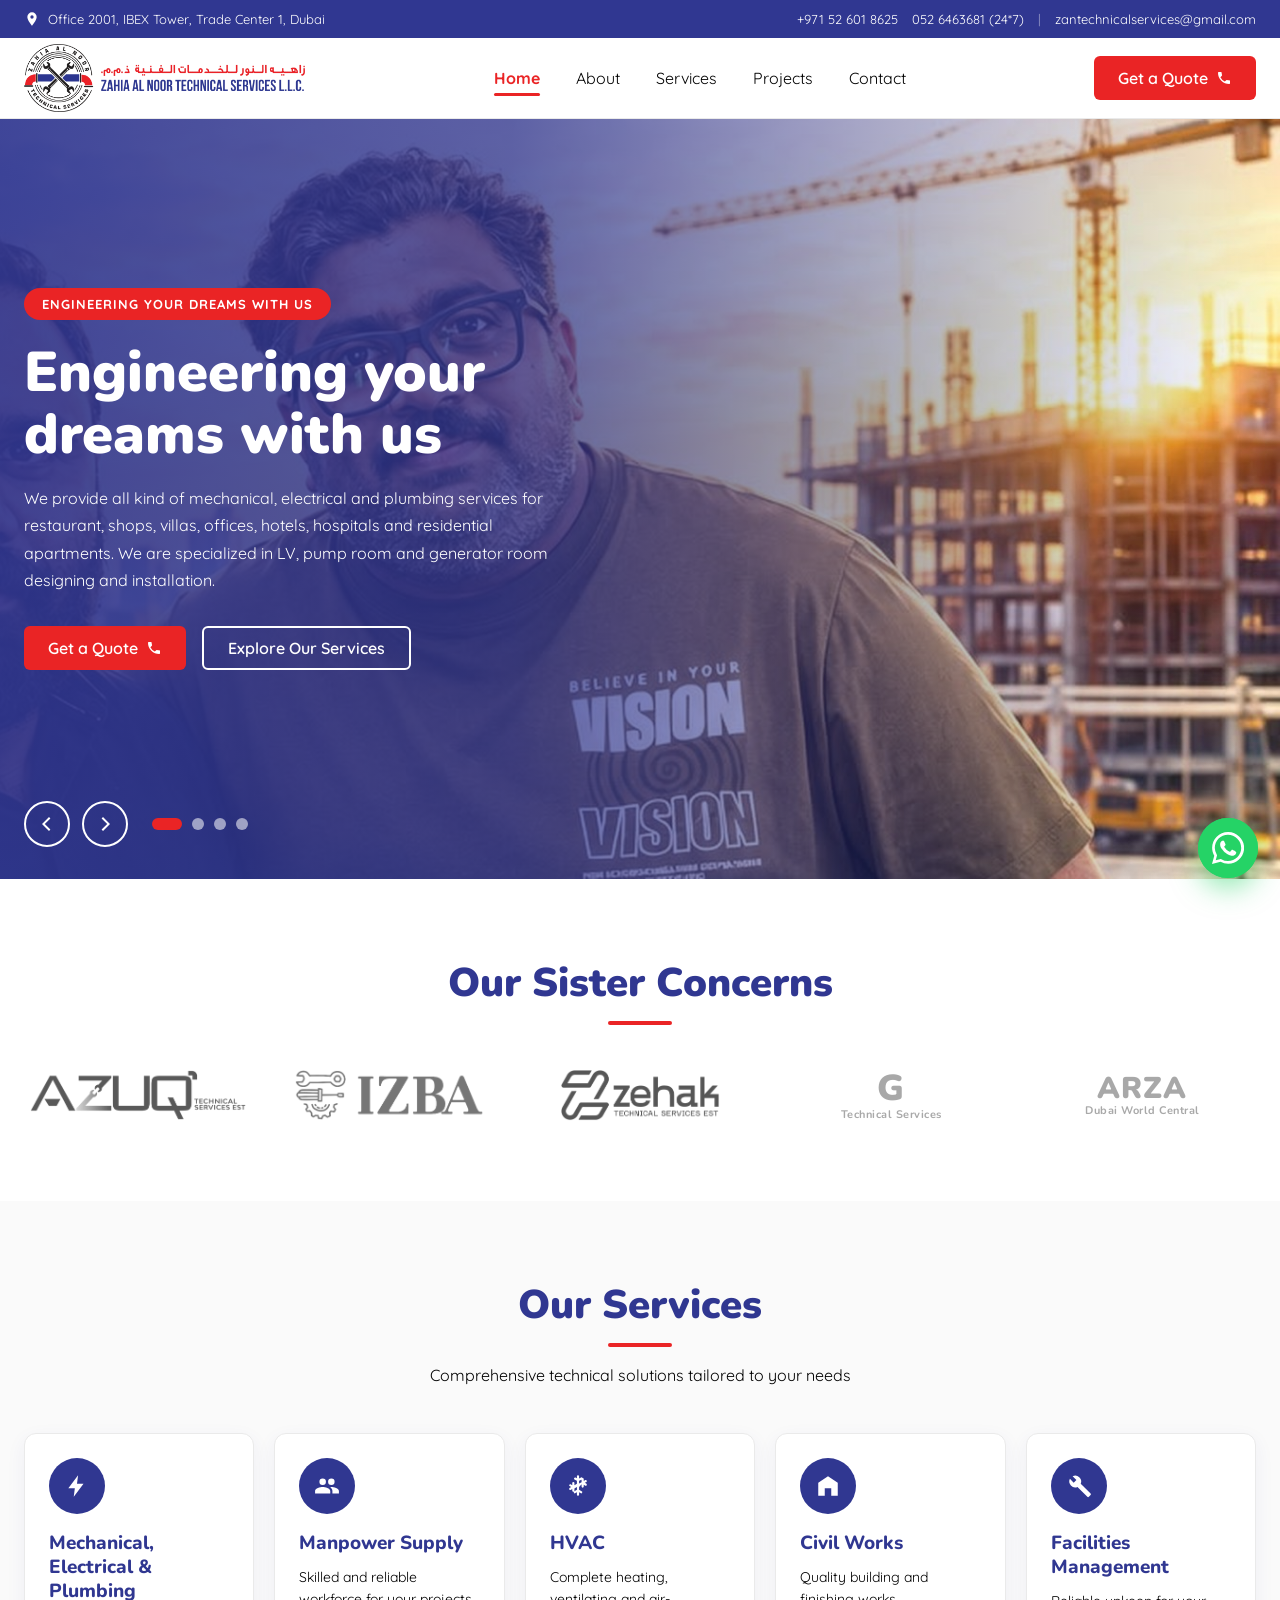
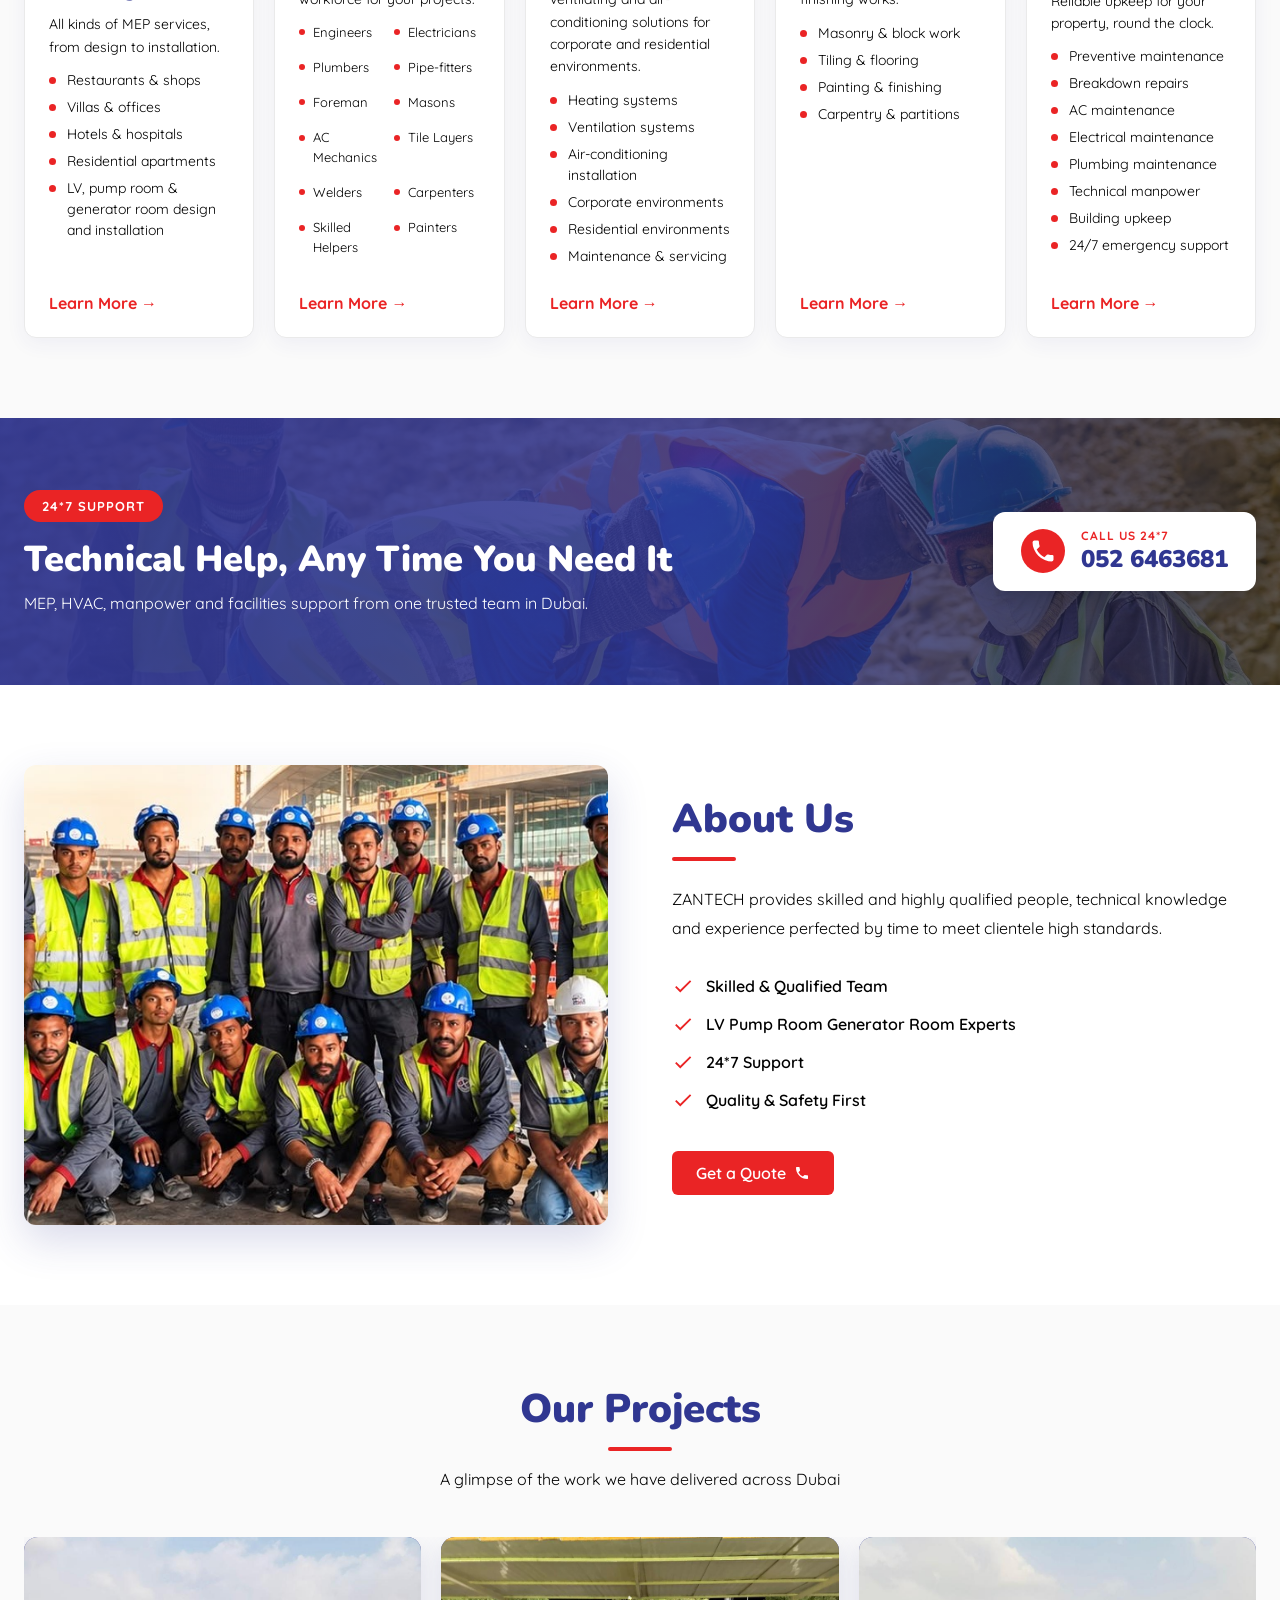
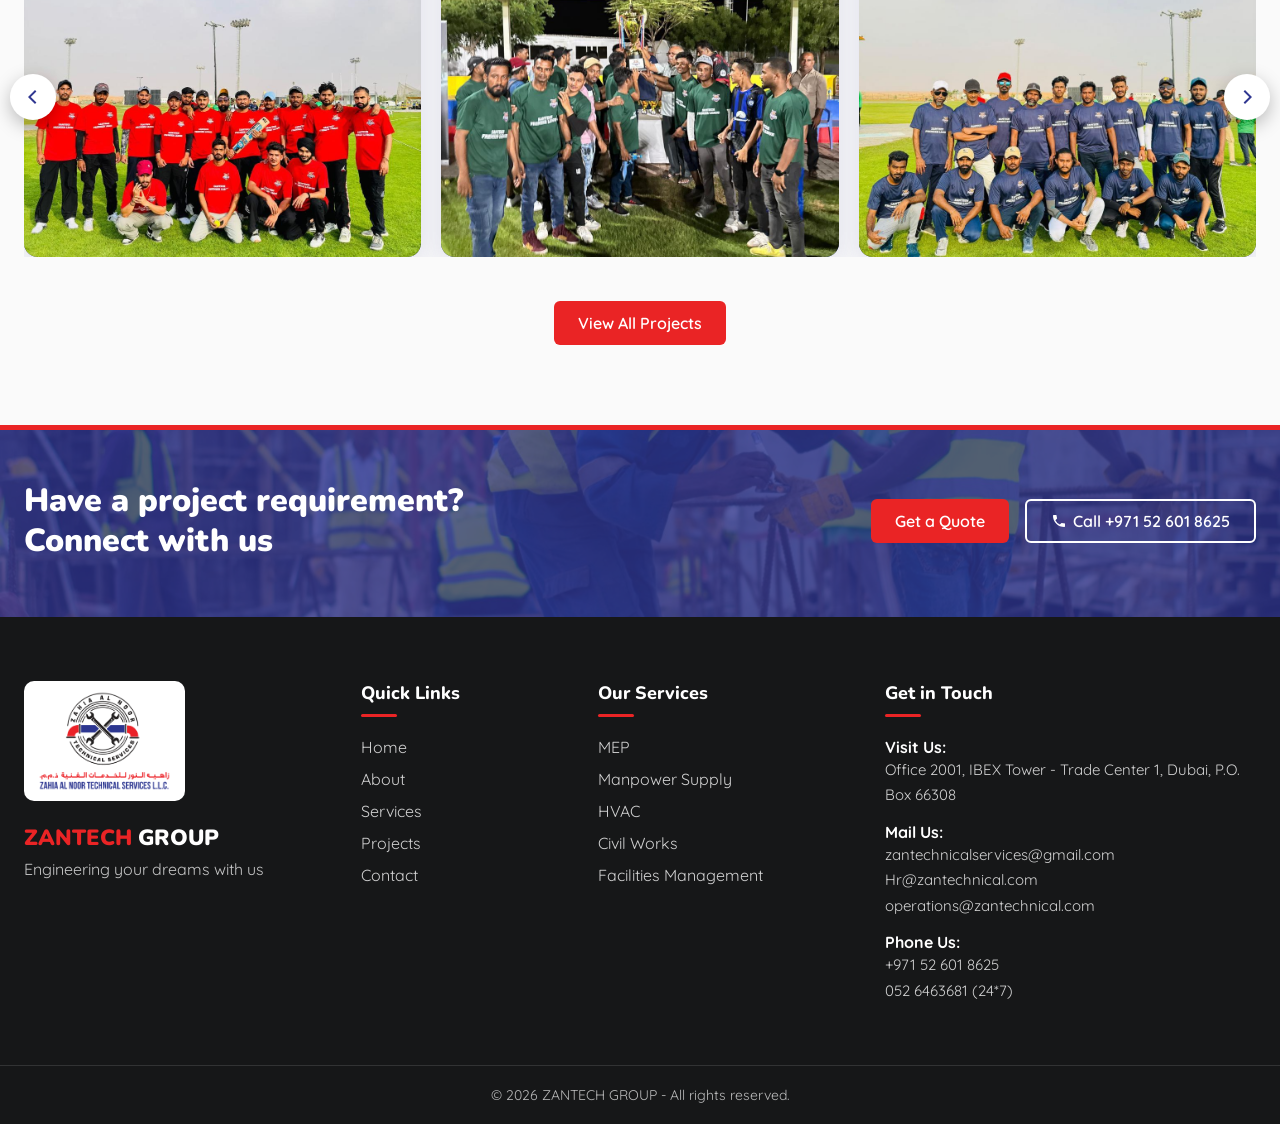
<file: home.html>
<!DOCTYPE html>
<html lang="en">
<head>
  <meta charset="UTF-8">
  <meta name="viewport" content="width=device-width, initial-scale=1">
  <title>ZANTECH GROUP | Zahia Al Noor Technical Services</title>
  <link rel="preconnect" href="https://fonts.googleapis.com">
  <link rel="preconnect" href="https://fonts.gstatic.com" crossorigin>
  <link href="https://fonts.googleapis.com/css2?family=Nunito:wght@800;900&family=Quicksand:wght@400;600;700&display=swap" rel="stylesheet">
  <link rel="stylesheet" href="home.css">
</head>
<body>

  <!-- TOP UTILITY BAR -->
  <div class="topbar">
    <div class="container topbar-inner">
      <div class="topbar-left">
        <svg viewBox="0 0 24 24" aria-hidden="true"><path d="M12 2a7 7 0 0 0-7 7c0 5 7 13 7 13s7-8 7-13a7 7 0 0 0-7-7zm0 9.5A2.5 2.5 0 1 1 12 6.5a2.5 2.5 0 0 1 0 5z"/></svg>
        <span>Office 2001, IBEX Tower, Trade Center 1, Dubai</span>
      </div>
      <div class="topbar-right">
        <a href="tel:+971526018625">+971 52 601 8625</a>
        <a href="tel:0526463681">052 6463681 (24*7)</a>
        <span class="sep">|</span>
        <a href="mailto:zantechnicalservices@gmail.com">zantechnicalservices@gmail.com</a>
      </div>
      <a class="topbar-mobile" href="tel:+971526018625">
        <svg viewBox="0 0 24 24" aria-hidden="true"><path d="M6.6 10.8a15 15 0 0 0 6.6 6.6l2.2-2.2a1 1 0 0 1 1-.25 11.4 11.4 0 0 0 3.6.57 1 1 0 0 1 1 1V20a1 1 0 0 1-1 1A17 17 0 0 1 3 4a1 1 0 0 1 1-1h3.5a1 1 0 0 1 1 1c0 1.25.2 2.45.57 3.6a1 1 0 0 1-.25 1z"/></svg>
        +971 52 601 8625
      </a>
    </div>
  </div>

  <!-- MAIN NAVBAR -->
  <header class="navbar">
    <div class="container nav-inner">

      <button class="hamburger" id="openMenu" aria-label="Open menu" aria-controls="drawer" aria-expanded="false">
        <span></span><span></span><span></span>

      </button>

      <a href="home.html" class="brand" aria-label="ZANTECH GROUP home">
        <img src="images/Zahia_Al_noor_Logo_Horizontal.png" alt="Zahia Al Noor Technical Services L.L.C." class="logo">
      </a>

      <nav class="menu" aria-label="Main">
        <a href="home.html" class="active">Home</a>
        <a href="about.html">About</a>
        <a href="services.html">Services</a>
        <a href="projects.html">Projects</a>
        <a href="contact.html">Contact</a>
      </nav>

      <a href="contact.html" class="cta">
        <span>Get a Quote</span>
        <svg viewBox="0 0 24 24" aria-hidden="true"><path d="M6.6 10.8a15 15 0 0 0 6.6 6.6l2.2-2.2a1 1 0 0 1 1-.25 11.4 11.4 0 0 0 3.6.57 1 1 0 0 1 1 1V20a1 1 0 0 1-1 1A17 17 0 0 1 3 4a1 1 0 0 1 1-1h3.5a1 1 0 0 1 1 1c0 1.25.2 2.45.57 3.6a1 1 0 0 1-.25 1z"/></svg>
      </a>
    </div>
  </header>

  <!-- HERO SLIDER -->
  <section class="hero" aria-roledescription="carousel" aria-label="Featured services">
    <div class="slides">
      <article class="slide slide-1 active" style="--img:url('images/slide-founders.jpg')" aria-hidden="false">
        <div class="container slide-inner">
          <div class="slide-copy">
            <span class="tag">Engineering Your Dreams With Us</span>
            <h1>Engineering your dreams with us</h1>
            <p>We provide all kind of mechanical, electrical and plumbing services for restaurant, shops, villas, offices, hotels, hospitals and residential apartments. We are specialized in LV, pump room and generator room designing and installation.</p>
            <div class="slide-btns">
              <a href="contact.html" class="cta"><span>Get a Quote</span><svg viewBox="0 0 24 24" aria-hidden="true"><path d="M6.6 10.8a15 15 0 0 0 6.6 6.6l2.2-2.2a1 1 0 0 1 1-.25 11.4 11.4 0 0 0 3.6.57 1 1 0 0 1 1 1V20a1 1 0 0 1-1 1A17 17 0 0 1 3 4a1 1 0 0 1 1-1h3.5a1 1 0 0 1 1 1c0 1.25.2 2.45.57 3.6a1 1 0 0 1-.25 1z"/></svg></a>
              <a href="services.html" class="btn-outline">Explore Our Services</a>
            </div>
          </div>
        </div>
      </article>
      <article class="slide slide-2" style="--img:url('images/slide-office.jpg')" aria-hidden="true">
        <div class="container slide-inner">
          <div class="slide-copy">
            <span class="tag">Manpower Supply</span>
            <h2>Skilled Hands. Quality Work.</h2>
            <p>Engineers, Electricians, Plumbers, Pipe-fitters, Foreman, Masons, AC Mechanics, Tile Layers, Welders, Carpenters, Skilled Helpers, Painters</p>
            <div class="slide-btns">
              <a href="contact.html" class="cta"><span>Get a Quote</span><svg viewBox="0 0 24 24" aria-hidden="true"><path d="M6.6 10.8a15 15 0 0 0 6.6 6.6l2.2-2.2a1 1 0 0 1 1-.25 11.4 11.4 0 0 0 3.6.57 1 1 0 0 1 1 1V20a1 1 0 0 1-1 1A17 17 0 0 1 3 4a1 1 0 0 1 1-1h3.5a1 1 0 0 1 1 1c0 1.25.2 2.45.57 3.6a1 1 0 0 1-.25 1z"/></svg></a>
              <a href="services.html" class="btn-outline">Explore Our Services</a>
            </div>
          </div>
        </div>
      </article>
      <article class="slide slide-4" style="--img:url('images/slide-leaders.jpg')" aria-hidden="true">
        <div class="container slide-inner">
          <div class="slide-copy">
            <span class="tag">Zantech Group</span>
            <h2>Leadership. Teamwork. Excellence.</h2>
            <p>Electrical, mechanical and plumbing works delivered by a dedicated team, building success together.</p>
            <div class="slide-btns">
              <a href="contact.html" class="cta"><span>Get a Quote</span><svg viewBox="0 0 24 24" aria-hidden="true"><path d="M6.6 10.8a15 15 0 0 0 6.6 6.6l2.2-2.2a1 1 0 0 1 1-.25 11.4 11.4 0 0 0 3.6.57 1 1 0 0 1 1 1V20a1 1 0 0 1-1 1A17 17 0 0 1 3 4a1 1 0 0 1 1-1h3.5a1 1 0 0 1 1 1c0 1.25.2 2.45.57 3.6a1 1 0 0 1-.25 1z"/></svg></a>
              <a href="services.html" class="btn-outline">Explore Our Services</a>
            </div>
          </div>
        </div>
      </article>
      <article class="slide slide-3" style="--img:url('images/slide-3-hvac.jpg')" aria-hidden="true">
        <div class="container slide-inner">
          <div class="slide-copy">
            <span class="tag">HVAC</span>
            <h2>Complete HVAC Solutions</h2>
            <p>We offer complete heating, Ventilating and air-conditioning solution for corporate and residential environments.</p>
            <div class="slide-btns">
              <a href="contact.html" class="cta"><span>Get a Quote</span><svg viewBox="0 0 24 24" aria-hidden="true"><path d="M6.6 10.8a15 15 0 0 0 6.6 6.6l2.2-2.2a1 1 0 0 1 1-.25 11.4 11.4 0 0 0 3.6.57 1 1 0 0 1 1 1V20a1 1 0 0 1-1 1A17 17 0 0 1 3 4a1 1 0 0 1 1-1h3.5a1 1 0 0 1 1 1c0 1.25.2 2.45.57 3.6a1 1 0 0 1-.25 1z"/></svg></a>
              <a href="services.html" class="btn-outline">Explore Our Services</a>
            </div>
          </div>
        </div>
      </article>
    </div>
    <div class="container hero-controls">
      <button class="arrow" id="prevSlide" aria-label="Previous slide"><svg viewBox="0 0 24 24"><path d="M15.4 6.4 14 5l-7 7 7 7 1.4-1.4L9.8 12z"/></svg></button>
      <button class="arrow" id="nextSlide" aria-label="Next slide"><svg viewBox="0 0 24 24"><path d="M8.6 6.4 10 5l7 7-7 7-1.4-1.4 5.6-5.6z"/></svg></button>
      <div class="dots">
        <button class="dot active" aria-label="Slide 1"></button>
        <button class="dot" aria-label="Slide 2"></button>
        <button class="dot" aria-label="Slide 3"></button>
        <button class="dot" aria-label="Slide 4"></button>
      </div>
    </div>
  </section>

  <!-- OUR SISTER CONCERNS -->
  <section class="concerns">
    <div class="container">
      <h2 class="sec-title">Our Sister Concerns</h2>
      <span class="underline"></span>
      <ul class="concern-strip">
        <li><img class="wm-img" src="images/azuq.png" alt="AZUQ Technical Services EST" loading="lazy"></li>
        <li><img class="wm-img" src="images/izba.png" alt="IZBA" loading="lazy"></li>
        <li><img class="wm-img" src="images/zehak.png" alt="Zehak Technical Services EST" loading="lazy"></li>
        <li><span class="wm wm-g">G <small>Technical Services</small></span></li>
        <li><span class="wm wm-arza">ARZA <small>Dubai World Central</small></span></li>
      </ul>
    </div>
  </section>

  <!-- OUR SERVICES -->
  <section class="services">
    <div class="container">
      <h2 class="sec-title">Our Services</h2>
      <span class="underline"></span>
      <p class="sec-sub">Comprehensive technical solutions tailored to your needs</p>

      <div class="service-grid">

        <article class="svc-card">
          <div class="svc-icon"><svg viewBox="0 0 24 24" aria-hidden="true"><path d="M13 2 4 14h6l-1 8 9-12h-6z"/></svg></div>
          <h3>Mechanical, Electrical &amp; Plumbing</h3>
          <p>All kinds of MEP services, from design to installation.</p>
          <ul>
            <li>Restaurants &amp; shops</li>
            <li>Villas &amp; offices</li>
            <li>Hotels &amp; hospitals</li>
            <li>Residential apartments</li>
            <li>LV, pump room &amp; generator room design and installation</li>
          </ul>
          <a href="services.html" class="learn">Learn More <span aria-hidden="true">&rarr;</span></a>
        </article>

        <article class="svc-card">
          <div class="svc-icon"><svg viewBox="0 0 24 24" aria-hidden="true"><path d="M16 11a3 3 0 1 0-3-3 3 3 0 0 0 3 3zM8 11a3 3 0 1 0-3-3 3 3 0 0 0 3 3zm0 2c-2.3 0-7 1.2-7 3.5V19h14v-2.5C15 14.2 10.3 13 8 13zm8 0c-.3 0-.6 0-1 .1 1.2.9 2 2 2 3.4V19h6v-2.5c0-2.3-4.700-3.500-7-3.500z"/></svg></div>
          <h3>Manpower Supply</h3>
          <p>Skilled and reliable workforce for your projects.</p>
          <ul class="two-col">
            <li>Engineers</li><li>Electricians</li><li>Plumbers</li><li>Pipe-fitters</li>
            <li>Foreman</li><li>Masons</li><li>AC Mechanics</li><li>Tile Layers</li>
            <li>Welders</li><li>Carpenters</li><li>Skilled Helpers</li><li>Painters</li>
          </ul>
          <a href="services.html" class="learn">Learn More <span aria-hidden="true">&rarr;</span></a>
        </article>

        <article class="svc-card">
          <div class="svc-icon"><svg viewBox="0 0 24 24" aria-hidden="true"><path d="M12 2a1 1 0 0 1 1 1v2.1l1.8-1a1 1 0 1 1 1 1.8L13 7.2v2.6l2.300-1.300V5.700a1 1 0 1 1 2 0v1.700l1.500-.9a1 1 0 0 1 1 1.700l-1.500.9 1.500.9a1 1 0 0 1-1 1.700l-1.500-.9v1.700a1 1 0 1 1-2 0v-2.200L13 12.900v2.600l2.300 1.300a1 1 0 1 1-1 1.700L13 17.800V20a1 1 0 1 1-2 0v-2.200l-1.300.7a1 1 0 1 1-1-1.700L11 15.500v-2.600l-2.300 1.300v2.200a1 1 0 1 1-2 0v-1.700l-1.500.9a1 1 0 0 1-1-1.700l1.500-.9-1.500-.9a1 1 0 0 1 1-1.700l1.500.9V9.200a1 1 0 1 1 2 0v2.200L11 10V7.200L8.700 5.900a1 1 0 0 1 1-1.700L11 4.900V3a1 1 0 0 1 1-1z" transform="translate(0 0)"/></svg></div>
          <h3>HVAC</h3>
          <p>Complete heating, ventilating and air-conditioning solutions for corporate and residential environments.</p>
          <ul>
            <li>Heating systems</li>
            <li>Ventilation systems</li>
            <li>Air-conditioning installation</li>
            <li>Corporate environments</li>
            <li>Residential environments</li>
            <li>Maintenance &amp; servicing</li>
          </ul>
          <a href="services.html" class="learn">Learn More <span aria-hidden="true">&rarr;</span></a>
        </article>

        <article class="svc-card">
          <div class="svc-icon"><svg viewBox="0 0 24 24" aria-hidden="true"><path d="M3 21V9l9-6 9 6v12h-6v-7H9v7z"/></svg></div>
          <h3>Civil Works</h3>
          <p>Quality building and finishing works.</p>
          <ul>
            <li>Masonry &amp; block work</li>
            <li>Tiling &amp; flooring</li>
            <li>Painting &amp; finishing</li>
            <li>Carpentry &amp; partitions</li>
          </ul>
          <a href="services.html" class="learn">Learn More <span aria-hidden="true">&rarr;</span></a>
        </article>

        <article class="svc-card">
          <div class="svc-icon"><svg viewBox="0 0 24 24" aria-hidden="true"><path d="M22.700 19 13.600 9.900a5.500 5.500 0 0 0-7.500-7l3.500 3.500-2.500 2.500L3.600 5.400a5.500 5.500 0 0 0 7 7.500l9.100 9.100a1 1 0 0 0 1.400 0l1.600-1.600a1 1 0 0 0 0-1.400z"/></svg></div>
          <h3>Facilities Management</h3>
          <p>Reliable upkeep for your property, round the clock.</p>
          <ul>
            <li>Preventive maintenance</li>
            <li>Breakdown repairs</li>
            <li>AC maintenance</li>
            <li>Electrical maintenance</li>
            <li>Plumbing maintenance</li>
            <li>Technical manpower</li>
            <li>Building upkeep</li>
            <li>24/7 emergency support</li>
          </ul>
          <a href="services.html" class="learn">Learn More <span aria-hidden="true">&rarr;</span></a>
        </article>

      </div>
    </div>
  </section>

  <!-- SUPPORT BANNER -->
  <section class="support-banner" style="--img:url('images/slide-2-manpower.jpg')">
    <div class="container support-inner">
      <div class="support-copy">
        <span class="tag">24*7 Support</span>
        <h2>Technical Help, Any Time You Need It</h2>
        <p>MEP, HVAC, manpower and facilities support from one trusted team in Dubai.</p>
      </div>
      <a href="tel:0526463681" class="support-call">
        <svg viewBox="0 0 24 24" aria-hidden="true"><path d="M6.6 10.8a15 15 0 0 0 6.6 6.6l2.2-2.2a1 1 0 0 1 1-.25 11.4 11.4 0 0 0 3.6.57 1 1 0 0 1 1 1V20a1 1 0 0 1-1 1A17 17 0 0 1 3 4a1 1 0 0 1 1-1h3.5a1 1 0 0 1 1 1c0 1.25.2 2.45.57 3.6a1 1 0 0 1-.25 1z"/></svg>
        <span><small>Call us 24*7</small>052 6463681</span>
      </a>
    </div>
  </section>

  <!-- ABOUT US -->
  <section class="about">
    <div class="container about-grid">
      <div class="about-img"><img src="images/team-sharjah.jpg" alt="ZANTECH team in safety vests and helmets at Sharjah International Airport" loading="lazy"></div>
      <div class="about-copy">
        <h2 class="sec-title left">About Us</h2>
        <span class="underline left"></span>
        <p>ZANTECH provides skilled and highly qualified people, technical knowledge and experience perfected by time to meet clientele high standards.</p>
        <ul class="checks">
          <li><svg viewBox="0 0 24 24" aria-hidden="true"><path d="M9 16.2 4.8 12l-1.4 1.4L9 19 21 7l-1.4-1.4z"/></svg>Skilled &amp; Qualified Team</li>
          <li><svg viewBox="0 0 24 24" aria-hidden="true"><path d="M9 16.2 4.8 12l-1.4 1.4L9 19 21 7l-1.4-1.4z"/></svg>LV Pump Room Generator Room Experts</li>
          <li><svg viewBox="0 0 24 24" aria-hidden="true"><path d="M9 16.2 4.8 12l-1.4 1.4L9 19 21 7l-1.4-1.4z"/></svg>24*7 Support</li>
          <li><svg viewBox="0 0 24 24" aria-hidden="true"><path d="M9 16.2 4.8 12l-1.4 1.4L9 19 21 7l-1.4-1.4z"/></svg>Quality &amp; Safety First</li>
        </ul>
        <a href="contact.html" class="cta"><span>Get a Quote</span><svg viewBox="0 0 24 24" aria-hidden="true"><path d="M6.6 10.8a15 15 0 0 0 6.6 6.6l2.2-2.2a1 1 0 0 1 1-.25 11.4 11.4 0 0 0 3.6.57 1 1 0 0 1 1 1V20a1 1 0 0 1-1 1A17 17 0 0 1 3 4a1 1 0 0 1 1-1h3.5a1 1 0 0 1 1 1c0 1.25.2 2.45.57 3.6a1 1 0 0 1-.25 1z"/></svg></a>
      </div>
    </div>
  </section>

  <!-- OUR PROJECTS -->
  <section class="projects">
    <div class="container">
      <h2 class="sec-title">Our Projects</h2>
      <span class="underline"></span>
      <p class="sec-sub">A glimpse of the work we have delivered across Dubai</p>
      <div class="ps" id="projSlider">
        <button class="ps-arrow ps-prev" id="psPrev" aria-label="Previous projects"><svg viewBox="0 0 24 24"><path d="M15.4 6.4 14 5l-7 7 7 7 1.4-1.4L9.8 12z"/></svg></button>
        <div class="ps-track" id="psTrack">
          <a href="projects.html" class="ps-item" aria-label="Zantech team cricket tournament"><img src="images/proj1.jpg" alt="Zantech team cricket tournament" style="object-position:50% 55%" loading="lazy"></a>
          <a href="projects.html" class="ps-item" aria-label="Zantech team cricket trophy celebration"><img src="images/proj2.jpg" alt="Zantech team cricket trophy celebration" style="object-position:50% 60%" loading="lazy"></a>
          <a href="projects.html" class="ps-item" aria-label="Zantech team cricket match"><img src="images/proj3.jpg" alt="Zantech team cricket match" style="object-position:50% 60%" loading="lazy"></a>
          <a href="projects.html" class="ps-item" aria-label="Zantech team cricket winners"><img src="images/proj4.jpg" alt="Zantech team cricket winners" style="object-position:50% 60%" loading="lazy"></a>
          <a href="projects.html" class="ps-item" aria-label="1,000,000 man-hours without a lost-time incident"><img src="images/proj5.jpeg" alt="1,000,000 man-hours without a lost-time incident" style="object-position:50% 40%" loading="lazy"></a>
          <a href="projects.html" class="ps-item" aria-label="Zantech Group office"><img src="images/proj6.jpeg" alt="Zantech Group office" style="object-position:50% 40%" loading="lazy"></a>
          <a href="projects.html" class="ps-item" aria-label="Zantech team at COP UAE"><img src="images/proj7.jpeg" alt="Zantech team at COP UAE" style="object-position:50% 50%" loading="lazy"></a>
        </div>
        <button class="ps-arrow ps-next" id="psNext" aria-label="Next projects"><svg viewBox="0 0 24 24"><path d="M8.6 6.4 10 5l7 7-7 7-1.4-1.4 5.6-5.6z"/></svg></button>
      </div>
      <div class="proj-more"><a href="projects.html" class="cta"><span>View All Projects</span></a></div>
    </div>
  </section>

  <!-- CONTACT CTA BANNER -->
  <section class="cta-banner">
    <div class="container cta-banner-inner">
      <h2>Have a project requirement? <span>Connect with us</span></h2>
      <div class="cta-banner-btns">
        <a href="contact.html" class="cta"><span>Get a Quote</span></a>
        <a href="tel:+971526018625" class="btn-outline"><svg viewBox="0 0 24 24" aria-hidden="true"><path d="M6.6 10.8a15 15 0 0 0 6.6 6.6l2.2-2.2a1 1 0 0 1 1-.25 11.4 11.4 0 0 0 3.6.57 1 1 0 0 1 1 1V20a1 1 0 0 1-1 1A17 17 0 0 1 3 4a1 1 0 0 1 1-1h3.5a1 1 0 0 1 1 1c0 1.25.2 2.45.57 3.6a1 1 0 0 1-.25 1z"/></svg>&nbsp;Call +971 52 601 8625</a>
      </div>
    </div>
  </section>

  <!-- FOOTER -->
  <footer class="footer">
    <div class="container footer-grid">
      <div class="f-col f-brand">
        <a href="home.html" class="f-logo"><img src="images/Zahia_Al_noor_Logo.png" alt="Zahia Al Noor Technical Services L.L.C."></a>
        <h3 class="f-name"><span class="red">ZANTECH</span> GROUP</h3>
        <p>Engineering your dreams with us</p>
      </div>
      <div class="f-col">
        <h4>Quick Links</h4>
        <ul>
          <li><a href="home.html">Home</a></li>
          <li><a href="about.html">About</a></li>
          <li><a href="services.html">Services</a></li>
          <li><a href="projects.html">Projects</a></li>
          <li><a href="contact.html">Contact</a></li>
        </ul>
      </div>
      <div class="f-col">
        <h4>Our Services</h4>
        <ul>
          <li><a href="services.html">MEP</a></li>
          <li><a href="services.html">Manpower Supply</a></li>
          <li><a href="services.html">HVAC</a></li>
          <li><a href="services.html">Civil Works</a></li>
          <li><a href="services.html">Facilities Management</a></li>
        </ul>
      </div>
      <div class="f-col">
        <h4>Get in Touch</h4>
        <div class="f-contact">
          <strong>Visit Us:</strong>
          <p>Office 2001, IBEX Tower - Trade Center 1, Dubai, P.O. Box 66308</p>
          <strong>Mail Us:</strong>
          <p><a href="mailto:zantechnicalservices@gmail.com">zantechnicalservices@gmail.com</a><br>
             <a href="mailto:Hr@zantechnical.com">Hr@zantechnical.com</a><br>
             <a href="mailto:operations@zantechnical.com">operations@zantechnical.com</a></p>
          <strong>Phone Us:</strong>
          <p><a href="tel:+971526018625">+971 52 601 8625</a><br>
             <a href="tel:0526463681">052 6463681 (24*7)</a></p>
        </div>
      </div>
    </div>
    <div class="f-bottom"><div class="container">&copy; 2026 ZANTECH GROUP - All rights reserved.</div></div>
  </footer>

  <!-- FLOATING WHATSAPP -->
  <a href="https://wa.me/971526463681" class="wa-float" target="_blank" rel="noopener" aria-label="Chat on WhatsApp">
    <svg viewBox="0 0 24 24" aria-hidden="true"><path d="M20.5 3.5A11.800 11.800 0 0 0 12 0C5.400 0 .1 5.300.1 11.900c0 2.100.5 4.100 1.600 5.900L0 24l6.400-1.700a11.900 11.900 0 0 0 5.700 1.500h.1c6.500 0 11.900-5.300 11.900-11.900 0-3.200-1.200-6.200-3.600-8.400zM12 21.800a9.900 9.900 0 0 1-5-1.400l-.4-.2-3.800 1 1-3.700-.2-.4a9.800 9.800 0 0 1-1.500-5.200c0-5.400 4.400-9.800 9.900-9.800 2.600 0 5.100 1 7 2.900a9.800 9.800 0 0 1 2.900 7c0 5.400-4.500 9.800-9.900 9.800zm5.400-7.400c-.3-.1-1.800-.9-2-1-.3-.1-.5-.1-.7.1-.2.300-.8 1-.9 1.200-.2.200-.3.200-.6.100a8 8 0 0 1-4-3.500c-.3-.5.300-.5.900-1.600.1-.2 0-.4 0-.5l-.9-2.100c-.2-.5-.5-.5-.7-.5h-.6c-.2 0-.5.100-.8.400-.3.300-1 1-1 2.500s1.100 2.900 1.200 3.100c.2.200 2.100 3.200 5.100 4.500 1.900.8 2.600.9 3.500.7.600-.1 1.800-.7 2-1.400.3-.7.3-1.300.2-1.400-.1-.2-.3-.3-.6-.4z"/></svg>
  </a>

  <!-- MOBILE DRAWER -->
  <div class="overlay" id="overlay"></div>
  <aside class="drawer" id="drawer" aria-hidden="true">
    <div class="drawer-head">
      <img src="images/Zahia_Al_noor_Logo_Horizontal.png" alt="Zahia Al Noor Technical Services L.L.C." class="logo">
      <button class="close" id="closeMenu" aria-label="Close menu">&times;</button>
    </div>
    <nav class="drawer-menu">
      <a href="home.html" class="active">Home</a>
      <a href="about.html">About</a>
      <a href="services.html">Services</a>
      <a href="projects.html">Projects</a>
      <a href="contact.html">Contact</a>
    </nav>
    <a href="contact.html" class="cta cta-full">
      <span>Get a Quote</span>
      <svg viewBox="0 0 24 24" aria-hidden="true"><path d="M6.6 10.8a15 15 0 0 0 6.6 6.6l2.2-2.2a1 1 0 0 1 1-.25 11.4 11.4 0 0 0 3.6.57 1 1 0 0 1 1 1V20a1 1 0 0 1-1 1A17 17 0 0 1 3 4a1 1 0 0 1 1-1h3.5a1 1 0 0 1 1 1c0 1.25.2 2.45.57 3.6a1 1 0 0 1-.25 1z"/></svg>
    </a>
  </aside>

  <script>
    const drawer = document.getElementById('drawer');
    const overlay = document.getElementById('overlay');
    const openBtn = document.getElementById('openMenu');
    function setMenu(open) {
      drawer.classList.toggle('open', open);
      overlay.classList.toggle('open', open);
      drawer.setAttribute('aria-hidden', String(!open));
      openBtn.setAttribute('aria-expanded', String(open));
      document.body.style.overflow = open ? 'hidden' : '';
    }
    openBtn.addEventListener('click', () => setMenu(true));
    document.getElementById('closeMenu').addEventListener('click', () => setMenu(false));
    overlay.addEventListener('click', () => setMenu(false));
    document.addEventListener('keydown', e => { if (e.key === 'Escape') setMenu(false); });

    // Hero slider
    (function () {
      const slides = [...document.querySelectorAll('.slide')];
      const dots = [...document.querySelectorAll('.dot')];
      const hero = document.querySelector('.hero');
      let cur = 0, timer;
      function go(n) {
        cur = (n + slides.length) % slides.length;
        slides.forEach((s, i) => { s.classList.toggle('active', i === cur); s.setAttribute('aria-hidden', String(i !== cur)); });
        dots.forEach((d, i) => d.classList.toggle('active', i === cur));
      }
      function start() { stop(); timer = setInterval(() => go(cur + 1), 5000); }
      function stop() { clearInterval(timer); }
      document.getElementById('nextSlide').onclick = () => { go(cur + 1); start(); };
      document.getElementById('prevSlide').onclick = () => { go(cur - 1); start(); };
      dots.forEach((d, i) => d.onclick = () => { go(i); start(); });
      hero.addEventListener('mouseenter', stop);
      hero.addEventListener('mouseleave', start);
      let x0 = null;
      hero.addEventListener('touchstart', e => x0 = e.touches[0].clientX, { passive: true });
      hero.addEventListener('touchend', e => {
        if (x0 === null) return;
        const dx = e.changedTouches[0].clientX - x0; x0 = null;
        if (Math.abs(dx) > 50) { go(cur + (dx < 0 ? 1 : -1)); start(); }
      });
      start();
    })();
  
    // Projects image slider
    (function () {
      const track = document.getElementById('psTrack'), box = document.getElementById('projSlider');
      if (!track) return;
      const step = () => { const it = track.querySelector('.ps-item'); return it.offsetWidth + parseFloat(getComputedStyle(track).columnGap || 0); };
      function next() {
        if (track.scrollLeft + track.clientWidth >= track.scrollWidth - 4) track.scrollTo({ left: 0, behavior: 'smooth' });
        else track.scrollBy({ left: step(), behavior: 'smooth' });
      }
      function prev() {
        if (track.scrollLeft <= 4) track.scrollTo({ left: track.scrollWidth, behavior: 'smooth' });
        else track.scrollBy({ left: -step(), behavior: 'smooth' });
      }
      document.getElementById('psNext').onclick = () => { next(); restart(); };
      document.getElementById('psPrev').onclick = () => { prev(); restart(); };
      let t;
      function restart() { clearInterval(t); t = setInterval(next, 4000); }
      box.addEventListener('mouseenter', () => clearInterval(t));
      box.addEventListener('mouseleave', restart);
      track.addEventListener('touchstart', () => clearInterval(t), { passive: true });
      track.addEventListener('touchend', restart);
      restart();
    })();
  </script>
</body>
</html>
</file>
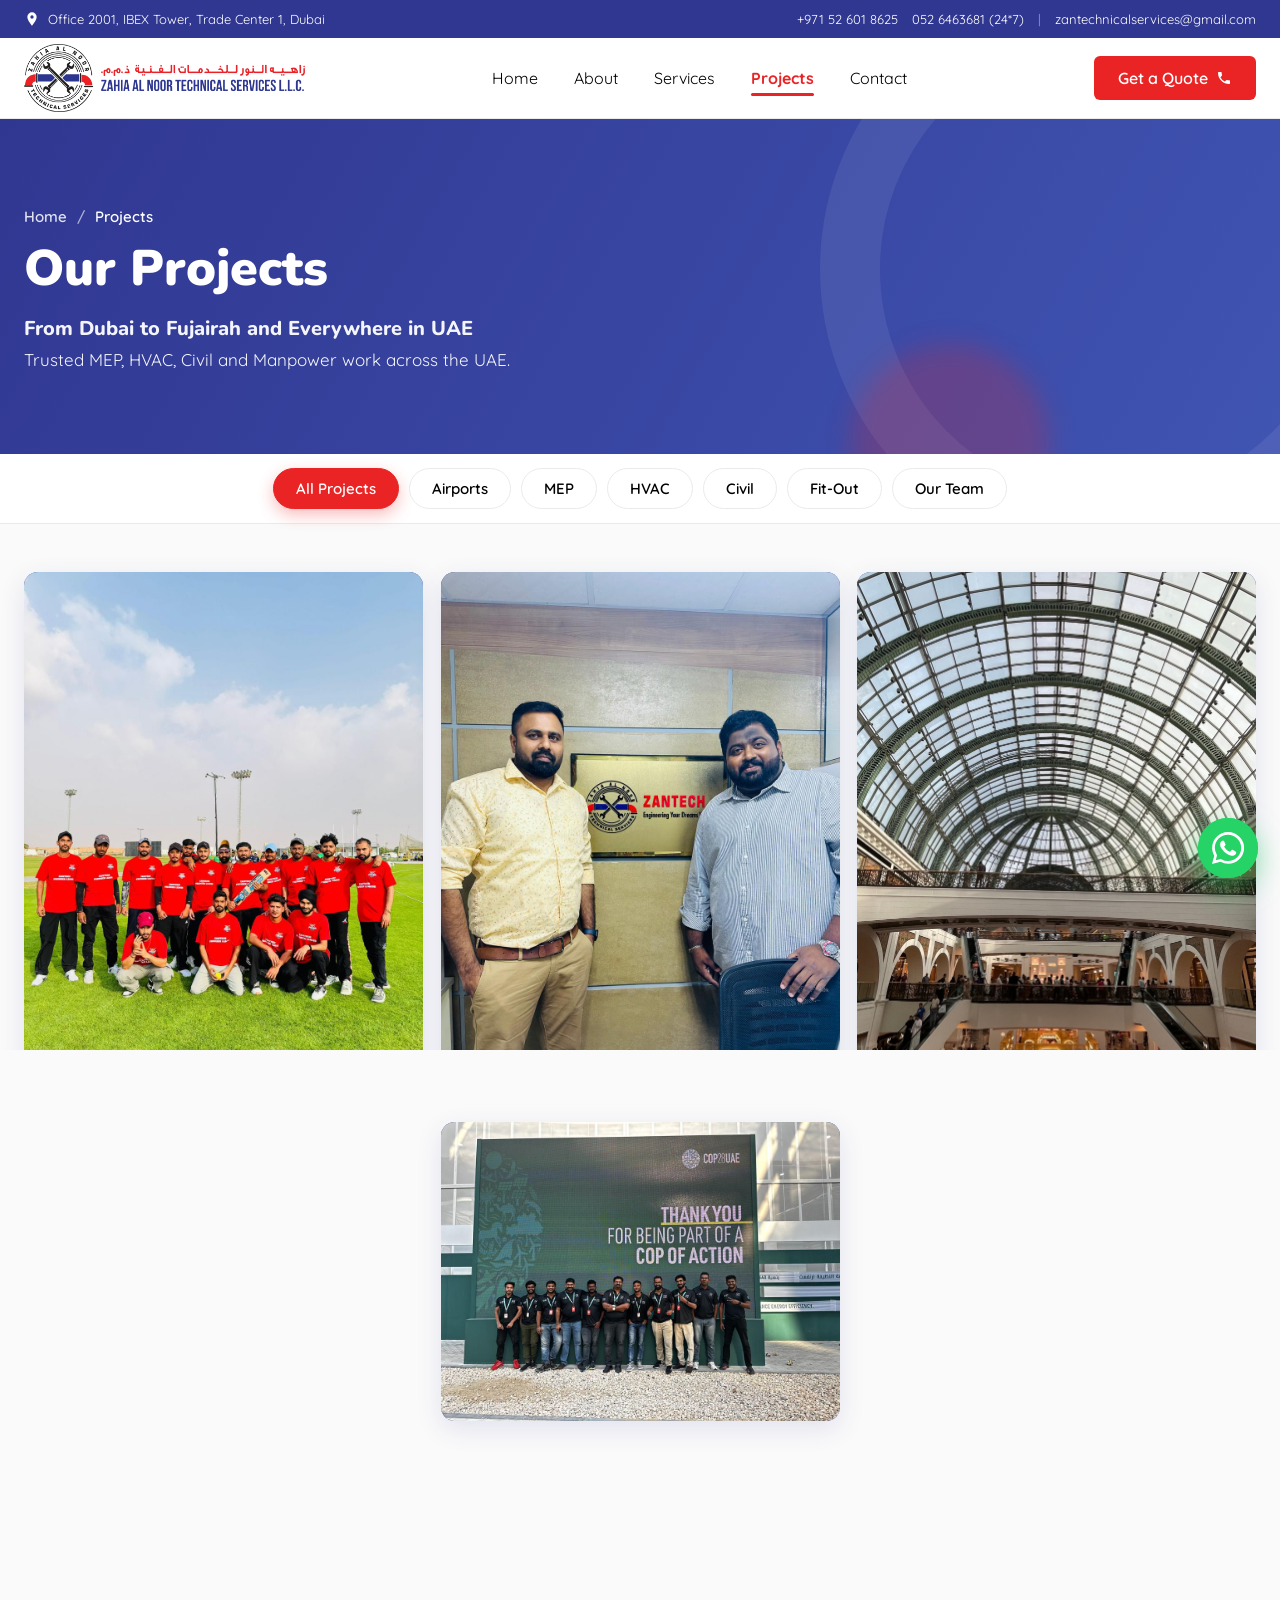
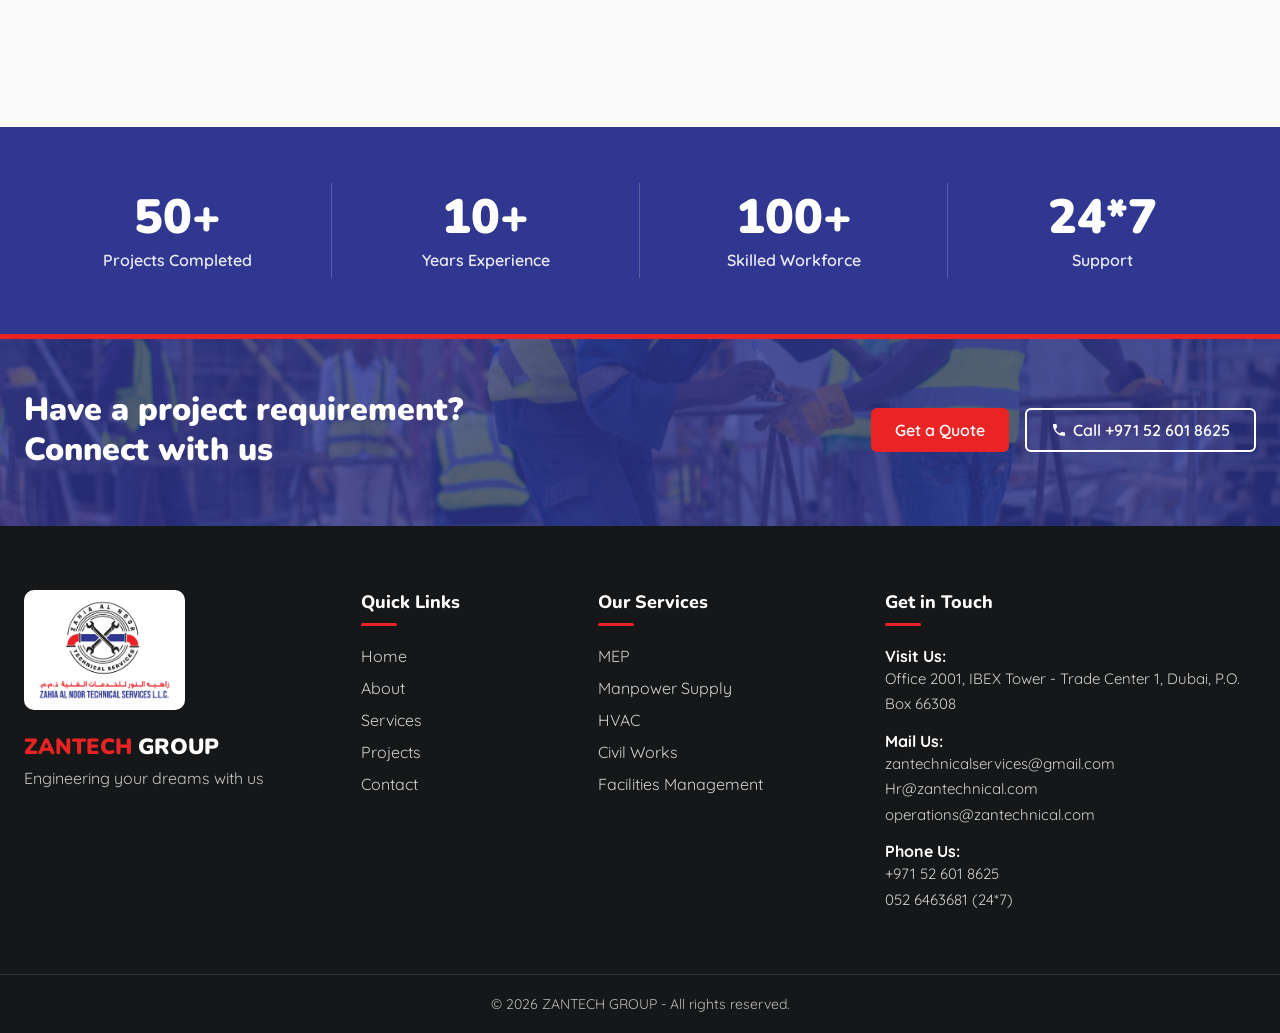
<file: projects.html>
<!DOCTYPE html>
<html lang="en">
<head>
  <meta charset="UTF-8">
  <meta name="viewport" content="width=device-width, initial-scale=1">
  <title>Our Projects | ZANTECH GROUP</title>
  <link rel="preconnect" href="https://fonts.googleapis.com">
  <link rel="preconnect" href="https://fonts.gstatic.com" crossorigin>
  <link href="https://fonts.googleapis.com/css2?family=Nunito:wght@800;900&family=Quicksand:wght@400;600;700&display=swap" rel="stylesheet">
  <link rel="stylesheet" href="home.css">
  <link rel="stylesheet" href="projects.css">
</head>
<body>

  <!-- TOP UTILITY BAR -->
  <div class="topbar">
    <div class="container topbar-inner">
      <div class="topbar-left">
        <svg viewBox="0 0 24 24" aria-hidden="true"><path d="M12 2a7 7 0 0 0-7 7c0 5 7 13 7 13s7-8 7-13a7 7 0 0 0-7-7zm0 9.5A2.5 2.5 0 1 1 12 6.5a2.5 2.5 0 0 1 0 5z"/></svg>
        <span>Office 2001, IBEX Tower, Trade Center 1, Dubai</span>
      </div>
      <div class="topbar-right">
        <a href="tel:+971526018625">+971 52 601 8625</a>
        <a href="tel:0526463681">052 6463681 (24*7)</a>
        <span class="sep">|</span>
        <a href="mailto:zantechnicalservices@gmail.com">zantechnicalservices@gmail.com</a>
      </div>
      <a class="topbar-mobile" href="tel:+971526018625">
        <svg viewBox="0 0 24 24" aria-hidden="true"><path d="M6.6 10.8a15 15 0 0 0 6.6 6.6l2.2-2.2a1 1 0 0 1 1-.25 11.4 11.4 0 0 0 3.6.57 1 1 0 0 1 1 1V20a1 1 0 0 1-1 1A17 17 0 0 1 3 4a1 1 0 0 1 1-1h3.5a1 1 0 0 1 1 1c0 1.25.2 2.45.57 3.6a1 1 0 0 1-.25 1z"/></svg>
        +971 52 601 8625
      </a>
    </div>
  </div>

  <!-- MAIN NAVBAR -->
  <header class="navbar">
    <div class="container nav-inner">

      <button class="hamburger" id="openMenu" aria-label="Open menu" aria-controls="drawer" aria-expanded="false">
        <span></span><span></span><span></span>
      </button>

      <a href="home.html" class="brand" aria-label="ZANTECH GROUP home">
        <img src="images/Zahia_Al_noor_Logo_Horizontal.png" alt="Zahia Al Noor Technical Services L.L.C." class="logo">
      </a>

      <nav class="menu" aria-label="Main">
        <a href="home.html">Home</a>
        <a href="about.html">About</a>
        <a href="services.html">Services</a>
        <a href="projects.html" class="active">Projects</a>
        <a href="contact.html">Contact</a>
      </nav>

      <a href="contact.html" class="cta">
        <span>Get a Quote</span>
        <svg viewBox="0 0 24 24" aria-hidden="true"><path d="M6.6 10.8a15 15 0 0 0 6.6 6.6l2.2-2.2a1 1 0 0 1 1-.25 11.4 11.4 0 0 0 3.6.57 1 1 0 0 1 1 1V20a1 1 0 0 1-1 1A17 17 0 0 1 3 4a1 1 0 0 1 1-1h3.5a1 1 0 0 1 1 1c0 1.25.2 2.45.57 3.6a1 1 0 0 1-.25 1z"/></svg>
      </a>
    </div>
  </header>

  <!-- PAGE BANNER -->
  <section class="pj-banner">
    <div class="container">
      <nav class="crumbs" aria-label="Breadcrumb"><a href="home.html">Home</a><span>/</span>Projects</nav>
      <h1>Our Projects</h1>
      <p><strong>From Dubai to Fujairah and Everywhere in UAE</strong><br>Trusted MEP, HVAC, Civil and Manpower work across the UAE.</p>
    </div>
  </section>

  <!-- STICKY FILTER TABS -->
  <div class="filter-bar" id="filterBar">
    <div class="container">
      <div class="filter-tabs" role="tablist" aria-label="Filter projects">
        <button class="ftab active" role="tab" data-filter="all">All Projects</button>
        <button class="ftab" role="tab" data-filter="airports">Airports</button>
        <button class="ftab" role="tab" data-filter="mep">MEP</button>
        <button class="ftab" role="tab" data-filter="hvac">HVAC</button>
        <button class="ftab" role="tab" data-filter="civil">Civil</button>
        <button class="ftab" role="tab" data-filter="fitout">Fit-Out</button>
        <button class="ftab" role="tab" data-filter="team">Our Team</button>
      </div>
    </div>
  </div>

  <!-- PROJECT GALLERY -->
  <section class="gallery">
    <div class="container">
      <div class="g-grid" id="pGrid">
        <figure class="g-item" data-cats="team">
          <button type="button" class="g-btn" aria-label="View larger: Zantech team cricket tournament"><img src="images/proj1.jpg" alt="Zantech team cricket tournament" loading="lazy"><span class="g-zoom" aria-hidden="true"><svg viewBox="0 0 24 24"><path d="M15.5 14h-.8l-.3-.3A6.5 6.5 0 1 0 14 15.5l.3.3v.8l5 5 1.5-1.5-5-5zm-6 0a4.5 4.5 0 1 1 0-9 4.5 4.5 0 0 1 0 9zm.5-7H9v2H7v1h2v2h1v-2h2V9h-2z"/></svg></span></button>
        </figure>
        <figure class="g-item" data-cats="team">
          <button type="button" class="g-btn" aria-label="View larger: Zantech team cricket trophy celebration"><img src="images/proj2.jpg" alt="Zantech team cricket trophy celebration" loading="lazy"><span class="g-zoom" aria-hidden="true"><svg viewBox="0 0 24 24"><path d="M15.5 14h-.8l-.3-.3A6.5 6.5 0 1 0 14 15.5l.3.3v.8l5 5 1.5-1.5-5-5zm-6 0a4.5 4.5 0 1 1 0-9 4.5 4.5 0 0 1 0 9zm.5-7H9v2H7v1h2v2h1v-2h2V9h-2z"/></svg></span></button>
        </figure>
        <figure class="g-item" data-cats="team">
          <button type="button" class="g-btn" aria-label="View larger: Zantech team cricket match"><img src="images/proj3.jpg" alt="Zantech team cricket match" loading="lazy"><span class="g-zoom" aria-hidden="true"><svg viewBox="0 0 24 24"><path d="M15.5 14h-.8l-.3-.3A6.5 6.5 0 1 0 14 15.5l.3.3v.8l5 5 1.5-1.5-5-5zm-6 0a4.5 4.5 0 1 1 0-9 4.5 4.5 0 0 1 0 9zm.5-7H9v2H7v1h2v2h1v-2h2V9h-2z"/></svg></span></button>
        </figure>
        <figure class="g-item" data-cats="team">
          <button type="button" class="g-btn" aria-label="View larger: Zantech team cricket winners"><img src="images/proj4.jpg" alt="Zantech team cricket winners" loading="lazy"><span class="g-zoom" aria-hidden="true"><svg viewBox="0 0 24 24"><path d="M15.5 14h-.8l-.3-.3A6.5 6.5 0 1 0 14 15.5l.3.3v.8l5 5 1.5-1.5-5-5zm-6 0a4.5 4.5 0 1 1 0-9 4.5 4.5 0 0 1 0 9zm.5-7H9v2H7v1h2v2h1v-2h2V9h-2z"/></svg></span></button>
        </figure>
        <figure class="g-item" data-cats="team">
          <button type="button" class="g-btn" aria-label="View larger: 1,000,000 man-hours without a lost-time incident milestone"><img src="images/proj5.jpeg" alt="1,000,000 man-hours without a lost-time incident milestone" loading="lazy"><span class="g-zoom" aria-hidden="true"><svg viewBox="0 0 24 24"><path d="M15.5 14h-.8l-.3-.3A6.5 6.5 0 1 0 14 15.5l.3.3v.8l5 5 1.5-1.5-5-5zm-6 0a4.5 4.5 0 1 1 0-9 4.5 4.5 0 0 1 0 9zm.5-7H9v2H7v1h2v2h1v-2h2V9h-2z"/></svg></span></button>
        </figure>
        <figure class="g-item" data-cats="team">
          <button type="button" class="g-btn" aria-label="View larger: Zantech Group office"><img src="images/proj6.jpeg" alt="Zantech Group office" loading="lazy"><span class="g-zoom" aria-hidden="true"><svg viewBox="0 0 24 24"><path d="M15.5 14h-.8l-.3-.3A6.5 6.5 0 1 0 14 15.5l.3.3v.8l5 5 1.5-1.5-5-5zm-6 0a4.5 4.5 0 1 1 0-9 4.5 4.5 0 0 1 0 9zm.5-7H9v2H7v1h2v2h1v-2h2V9h-2z"/></svg></span></button>
        </figure>
        <figure class="g-item" data-cats="team">
          <button type="button" class="g-btn" aria-label="View larger: Zantech team at COP UAE"><img src="images/proj7.jpeg" alt="Zantech team at COP UAE" loading="lazy"><span class="g-zoom" aria-hidden="true"><svg viewBox="0 0 24 24"><path d="M15.5 14h-.8l-.3-.3A6.5 6.5 0 1 0 14 15.5l.3.3v.8l5 5 1.5-1.5-5-5zm-6 0a4.5 4.5 0 1 1 0-9 4.5 4.5 0 0 1 0 9zm.5-7H9v2H7v1h2v2h1v-2h2V9h-2z"/></svg></span></button>
        </figure>
        <figure class="g-item" data-cats="team">
          <button type="button" class="g-btn" aria-label="View larger: Zantech Group leadership"><img src="images/gal-leaders.jpg" alt="Zantech Group leadership" loading="lazy"><span class="g-zoom" aria-hidden="true"><svg viewBox="0 0 24 24"><path d="M15.5 14h-.8l-.3-.3A6.5 6.5 0 1 0 14 15.5l.3.3v.8l5 5 1.5-1.5-5-5zm-6 0a4.5 4.5 0 1 1 0-9 4.5 4.5 0 0 1 0 9zm.5-7H9v2H7v1h2v2h1v-2h2V9h-2z"/></svg></span></button>
        </figure>
        <figure class="g-item" data-cats="airports mep hvac civil">
          <button type="button" class="g-btn" aria-label="View larger: DWC Airport Extension Project"><img src="images/proj-dwc.jpg" alt="DWC Airport Extension Project" loading="lazy"><span class="g-zoom" aria-hidden="true"><svg viewBox="0 0 24 24"><path d="M15.5 14h-.8l-.3-.3A6.5 6.5 0 1 0 14 15.5l.3.3v.8l5 5 1.5-1.5-5-5zm-6 0a4.5 4.5 0 1 1 0-9 4.5 4.5 0 0 1 0 9zm.5-7H9v2H7v1h2v2h1v-2h2V9h-2z"/></svg></span></button>
        </figure>
        <figure class="g-item" data-cats="team">
          <button type="button" class="g-btn" aria-label="View larger: Zantech Group founders"><img src="images/gal-founders.jpg" alt="Zantech Group founders" loading="lazy"><span class="g-zoom" aria-hidden="true"><svg viewBox="0 0 24 24"><path d="M15.5 14h-.8l-.3-.3A6.5 6.5 0 1 0 14 15.5l.3.3v.8l5 5 1.5-1.5-5-5zm-6 0a4.5 4.5 0 1 1 0-9 4.5 4.5 0 0 1 0 9zm.5-7H9v2H7v1h2v2h1v-2h2V9h-2z"/></svg></span></button>
        </figure>
        <figure class="g-item" data-cats="airports mep">
          <button type="button" class="g-btn" aria-label="View larger: Sharjah International Airport"><img src="images/proj-sharjah.jpg" alt="Sharjah International Airport" loading="lazy"><span class="g-zoom" aria-hidden="true"><svg viewBox="0 0 24 24"><path d="M15.5 14h-.8l-.3-.3A6.5 6.5 0 1 0 14 15.5l.3.3v.8l5 5 1.5-1.5-5-5zm-6 0a4.5 4.5 0 1 1 0-9 4.5 4.5 0 0 1 0 9zm.5-7H9v2H7v1h2v2h1v-2h2V9h-2z"/></svg></span></button>
        </figure>
        <figure class="g-item" data-cats="airports mep team">
          <button type="button" class="g-btn" aria-label="View larger: Zantech workers at Sharjah International Airport"><img src="images/gal-sharjah-workers.jpg" alt="Zantech workers at Sharjah International Airport" loading="lazy"><span class="g-zoom" aria-hidden="true"><svg viewBox="0 0 24 24"><path d="M15.5 14h-.8l-.3-.3A6.5 6.5 0 1 0 14 15.5l.3.3v.8l5 5 1.5-1.5-5-5zm-6 0a4.5 4.5 0 1 1 0-9 4.5 4.5 0 0 1 0 9zm.5-7H9v2H7v1h2v2h1v-2h2V9h-2z"/></svg></span></button>
        </figure>
        <figure class="g-item" data-cats="mep fitout">
          <button type="button" class="g-btn" aria-label="View larger: Dubai Mall MEP and Fit-Out Works"><img src="images/proj-mall.jpg" alt="Dubai Mall MEP and Fit-Out Works" loading="lazy"><span class="g-zoom" aria-hidden="true"><svg viewBox="0 0 24 24"><path d="M15.5 14h-.8l-.3-.3A6.5 6.5 0 1 0 14 15.5l.3.3v.8l5 5 1.5-1.5-5-5zm-6 0a4.5 4.5 0 1 1 0-9 4.5 4.5 0 0 1 0 9zm.5-7H9v2H7v1h2v2h1v-2h2V9h-2z"/></svg></span></button>
        </figure>
        <figure class="g-item" data-cats="team">
          <button type="button" class="g-btn" aria-label="View larger: Zantech Group office"><img src="images/gal-office.jpg" alt="Zantech Group office" loading="lazy"><span class="g-zoom" aria-hidden="true"><svg viewBox="0 0 24 24"><path d="M15.5 14h-.8l-.3-.3A6.5 6.5 0 1 0 14 15.5l.3.3v.8l5 5 1.5-1.5-5-5zm-6 0a4.5 4.5 0 1 1 0-9 4.5 4.5 0 0 1 0 9zm.5-7H9v2H7v1h2v2h1v-2h2V9h-2z"/></svg></span></button>
        </figure>
        <figure class="g-item" data-cats="airports">
          <button type="button" class="g-btn" aria-label="View larger: Al Maktoum International Airport"><img src="images/proj-almaktoum.jpg" alt="Al Maktoum International Airport" loading="lazy"><span class="g-zoom" aria-hidden="true"><svg viewBox="0 0 24 24"><path d="M15.5 14h-.8l-.3-.3A6.5 6.5 0 1 0 14 15.5l.3.3v.8l5 5 1.5-1.5-5-5zm-6 0a4.5 4.5 0 1 1 0-9 4.5 4.5 0 0 1 0 9zm.5-7H9v2H7v1h2v2h1v-2h2V9h-2z"/></svg></span></button>
        </figure>
        <figure class="g-item" data-cats="civil">
          <button type="button" class="g-btn" aria-label="View larger: Residential Villas and Apartments"><img src="images/proj-villas.jpg" alt="Residential Villas and Apartments" loading="lazy"><span class="g-zoom" aria-hidden="true"><svg viewBox="0 0 24 24"><path d="M15.5 14h-.8l-.3-.3A6.5 6.5 0 1 0 14 15.5l.3.3v.8l5 5 1.5-1.5-5-5zm-6 0a4.5 4.5 0 1 1 0-9 4.5 4.5 0 0 1 0 9zm.5-7H9v2H7v1h2v2h1v-2h2V9h-2z"/></svg></span></button>
        </figure>
        <figure class="g-item" data-cats="mep">
          <button type="button" class="g-btn" aria-label="View larger: Hospitals and Hotels MEP"><img src="images/proj-hotel.jpg" alt="Hospitals and Hotels MEP" loading="lazy"><span class="g-zoom" aria-hidden="true"><svg viewBox="0 0 24 24"><path d="M15.5 14h-.8l-.3-.3A6.5 6.5 0 1 0 14 15.5l.3.3v.8l5 5 1.5-1.5-5-5zm-6 0a4.5 4.5 0 1 1 0-9 4.5 4.5 0 0 1 0 9zm.5-7H9v2H7v1h2v2h1v-2h2V9h-2z"/></svg></span></button>
        </figure>
      </div>
    </div>
  </section>

  <!-- STATS STRIP -->
  <section class="stats">
    <div class="container stats-grid">
      <div class="stat"><strong>50+</strong><span>Projects Completed</span></div>
      <div class="stat"><strong>10+</strong><span>Years Experience</span></div>
      <div class="stat"><strong>100+</strong><span>Skilled Workforce</span></div>
      <div class="stat"><strong>24*7</strong><span>Support</span></div>
    </div>
  </section>

  <!-- CONTACT CTA BANNER -->
  <section class="cta-banner">
    <div class="container cta-banner-inner">
      <h2>Have a project requirement? <span>Connect with us</span></h2>
      <div class="cta-banner-btns">
        <a href="contact.html" class="cta"><span>Get a Quote</span></a>
        <a href="tel:+971526018625" class="btn-outline"><svg viewBox="0 0 24 24" aria-hidden="true"><path d="M6.6 10.8a15 15 0 0 0 6.6 6.6l2.2-2.2a1 1 0 0 1 1-.25 11.4 11.4 0 0 0 3.6.57 1 1 0 0 1 1 1V20a1 1 0 0 1-1 1A17 17 0 0 1 3 4a1 1 0 0 1 1-1h3.5a1 1 0 0 1 1 1c0 1.25.2 2.45.57 3.6a1 1 0 0 1-.25 1z"/></svg>&nbsp;Call +971 52 601 8625</a>
      </div>
    </div>
  </section>

  <!-- FOOTER -->
  <footer class="footer">
    <div class="container footer-grid">
      <div class="f-col f-brand">
        <a href="home.html" class="f-logo"><img src="images/Zahia_Al_noor_Logo.png" alt="Zahia Al Noor Technical Services L.L.C."></a>
        <h3 class="f-name"><span class="red">ZANTECH</span> GROUP</h3>
        <p>Engineering your dreams with us</p>
      </div>
      <div class="f-col">
        <h4>Quick Links</h4>
        <ul>
          <li><a href="home.html">Home</a></li>
          <li><a href="about.html">About</a></li>
          <li><a href="services.html">Services</a></li>
          <li><a href="projects.html">Projects</a></li>
          <li><a href="contact.html">Contact</a></li>
        </ul>
      </div>
      <div class="f-col">
        <h4>Our Services</h4>
        <ul>
          <li><a href="services.html">MEP</a></li>
          <li><a href="services.html">Manpower Supply</a></li>
          <li><a href="services.html">HVAC</a></li>
          <li><a href="services.html">Civil Works</a></li>
          <li><a href="services.html">Facilities Management</a></li>
        </ul>
      </div>
      <div class="f-col">
        <h4>Get in Touch</h4>
        <div class="f-contact">
          <strong>Visit Us:</strong>
          <p>Office 2001, IBEX Tower - Trade Center 1, Dubai, P.O. Box 66308</p>
          <strong>Mail Us:</strong>
          <p><a href="mailto:zantechnicalservices@gmail.com">zantechnicalservices@gmail.com</a><br>
             <a href="mailto:Hr@zantechnical.com">Hr@zantechnical.com</a><br>
             <a href="mailto:operations@zantechnical.com">operations@zantechnical.com</a></p>
          <strong>Phone Us:</strong>
          <p><a href="tel:+971526018625">+971 52 601 8625</a><br>
             <a href="tel:0526463681">052 6463681 (24*7)</a></p>
        </div>
      </div>
    </div>
    <div class="f-bottom"><div class="container">&copy; 2026 ZANTECH GROUP - All rights reserved.</div></div>
  </footer>

  <!-- FLOATING WHATSAPP -->
  <a href="https://wa.me/971526463681" class="wa-float" target="_blank" rel="noopener" aria-label="Chat on WhatsApp">
    <svg viewBox="0 0 24 24" aria-hidden="true"><path d="M20.5 3.5A11.800 11.800 0 0 0 12 0C5.400 0 .1 5.300.1 11.900c0 2.100.5 4.100 1.600 5.900L0 24l6.400-1.700a11.900 11.900 0 0 0 5.700 1.500h.1c6.500 0 11.900-5.300 11.900-11.900 0-3.200-1.200-6.200-3.600-8.400zM12 21.800a9.900 9.900 0 0 1-5-1.400l-.4-.2-3.800 1 1-3.700-.2-.4a9.800 9.800 0 0 1-1.500-5.200c0-5.400 4.400-9.800 9.900-9.800 2.600 0 5.100 1 7 2.900a9.800 9.800 0 0 1 2.900 7c0 5.400-4.500 9.800-9.900 9.800zm5.400-7.400c-.3-.1-1.800-.9-2-1-.3-.1-.5-.1-.7.1-.2.300-.8 1-.9 1.200-.2.200-.3.200-.6.100a8 8 0 0 1-4-3.500c-.3-.5.300-.5.900-1.600.1-.2 0-.4 0-.5l-.9-2.100c-.2-.5-.5-.5-.7-.5h-.6c-.2 0-.5.100-.8.400-.3.300-1 1-1 2.500s1.100 2.900 1.200 3.100c.2.200 2.100 3.200 5.100 4.500 1.900.8 2.600.9 3.500.7.600-.1 1.800-.7 2-1.400.3-.7.3-1.300.2-1.400-.1-.2-.3-.3-.6-.4z"/></svg>
  </a>

  <!-- LIGHTBOX -->
  <div class="lb" id="lb" role="dialog" aria-modal="true" aria-label="Image viewer" hidden>
    <div class="lb-top">
      <span class="lb-count" id="lbCount"></span>
      <div class="lb-tools">
        <button type="button" class="lb-btn" id="lbZoom" aria-label="Zoom in/out"><svg viewBox="0 0 24 24"><path d="M15.5 14h-.8l-.3-.3A6.5 6.5 0 1 0 14 15.5l.3.3v.8l5 5 1.5-1.5-5-5zm-6 0a4.5 4.5 0 1 1 0-9 4.5 4.5 0 0 1 0 9zm.5-7H9v2H7v1h2v2h1v-2h2V9h-2z"/></svg></button>
        <button type="button" class="lb-btn" id="lbClose" aria-label="Close"><svg viewBox="0 0 24 24"><path d="M19 6.4 17.6 5 12 10.6 6.4 5 5 6.4 10.6 12 5 17.6 6.4 19 12 13.4 17.6 19 19 17.6 13.4 12z"/></svg></button>
      </div>
    </div>
    <button type="button" class="lb-nav lb-prev" id="lbPrev" aria-label="Previous image"><svg viewBox="0 0 24 24"><path d="M15.4 6.4 14 5l-7 7 7 7 1.4-1.4L9.8 12z"/></svg></button>
    <div class="lb-stage" id="lbStage"><img id="lbImg" alt=""></div>
    <button type="button" class="lb-nav lb-next" id="lbNext" aria-label="Next image"><svg viewBox="0 0 24 24"><path d="M8.6 6.4 10 5l7 7-7 7-1.4-1.4 5.6-5.6z"/></svg></button>
    <p class="lb-cap" id="lbCap"></p>
  </div>

  <!-- MOBILE DRAWER -->
  <div class="overlay" id="overlay"></div>
  <aside class="drawer" id="drawer" aria-hidden="true">
    <div class="drawer-head">
      <img src="images/Zahia_Al_noor_Logo_Horizontal.png" alt="Zahia Al Noor Technical Services L.L.C." class="logo">
      <button class="close" id="closeMenu" aria-label="Close menu">&times;</button>
    </div>
    <nav class="drawer-menu">
      <a href="home.html">Home</a>
      <a href="about.html">About</a>
      <a href="services.html">Services</a>
      <a href="projects.html" class="active">Projects</a>
      <a href="contact.html">Contact</a>
    </nav>
    <a href="contact.html" class="cta cta-full">
      <span>Get a Quote</span>
      <svg viewBox="0 0 24 24" aria-hidden="true"><path d="M6.6 10.8a15 15 0 0 0 6.6 6.6l2.2-2.2a1 1 0 0 1 1-.25 11.4 11.4 0 0 0 3.6.57 1 1 0 0 1 1 1V20a1 1 0 0 1-1 1A17 17 0 0 1 3 4a1 1 0 0 1 1-1h3.5a1 1 0 0 1 1 1c0 1.25.2 2.45.57 3.6a1 1 0 0 1-.25 1z"/></svg>
    </a>
  </aside>

  <script>
    const drawer = document.getElementById('drawer');
    const overlay = document.getElementById('overlay');
    const openBtn = document.getElementById('openMenu');
    function setMenu(open) {
      drawer.classList.toggle('open', open);
      overlay.classList.toggle('open', open);
      drawer.setAttribute('aria-hidden', String(!open));
      openBtn.setAttribute('aria-expanded', String(open));
      document.body.style.overflow = open ? 'hidden' : '';
    }
    openBtn.addEventListener('click', () => setMenu(true));
    document.getElementById('closeMenu').addEventListener('click', () => setMenu(false));
    overlay.addEventListener('click', () => setMenu(false));
    document.addEventListener('keydown', e => { if (e.key === 'Escape') setMenu(false); });

    // Gallery filter + lightbox
    (function () {
      const tabs = [...document.querySelectorAll('.ftab')];
      const items = [...document.querySelectorAll('.g-item')];
      const lb = document.getElementById('lb'), img = document.getElementById('lbImg');
      const stage = document.getElementById('lbStage');
      let list = [], cur = 0, zoomed = false, lastFocus = null;
      function apply(f) {
        tabs.forEach(t => t.classList.toggle('active', t.dataset.filter === f));
        items.forEach(c => {
          const show = f === 'all' || c.dataset.cats.split(' ').includes(f);
          c.hidden = !show;
          if (show) { c.style.animation = 'none'; c.offsetWidth; c.style.animation = ''; }
        });
      }
      tabs.forEach(t => t.addEventListener('click', () => {
        apply(t.dataset.filter);
        t.scrollIntoView({ inline: 'center', block: 'nearest', behavior: 'smooth' });
      }));
      function setZoom(z) { zoomed = z; lb.classList.toggle('zoomed', z); stage.scrollTo(0, 0); }
      function show(i) {
        cur = (i + list.length) % list.length;
        const im = list[cur].querySelector('img');
        img.src = im.currentSrc || im.src; img.alt = im.alt;
        document.getElementById('lbCap').textContent = im.alt;
        document.getElementById('lbCount').textContent = (cur + 1) + ' / ' + list.length;
        setZoom(false);
      }
      function open(item) {
        list = items.filter(c => !c.hidden);
        lastFocus = document.activeElement;
        lb.hidden = false; document.body.style.overflow = 'hidden';
        show(list.indexOf(item));
        document.getElementById('lbClose').focus();
      }
      function close() {
        lb.hidden = true; document.body.style.overflow = ''; img.removeAttribute('src');
        if (lastFocus) lastFocus.focus();
      }
      items.forEach(c => c.querySelector('.g-btn').addEventListener('click', () => open(c)));
      document.getElementById('lbClose').onclick = close;
      document.getElementById('lbPrev').onclick = () => show(cur - 1);
      document.getElementById('lbNext').onclick = () => show(cur + 1);
      document.getElementById('lbZoom').onclick = () => setZoom(!zoomed);
      img.addEventListener('click', () => setZoom(!zoomed));
      stage.addEventListener('click', e => { if (e.target === stage) close(); });
      document.addEventListener('keydown', e => {
        if (lb.hidden) return;
        if (e.key === 'Escape') close();
        else if (e.key === 'ArrowLeft') show(cur - 1);
        else if (e.key === 'ArrowRight') show(cur + 1);
        else if (e.key === '+' || e.key === '=') setZoom(true);
        else if (e.key === '-') setZoom(false);
      });
      let x0 = null;
      stage.addEventListener('touchstart', e => { x0 = zoomed ? null : e.touches[0].clientX; }, { passive: true });
      stage.addEventListener('touchend', e => {
        if (x0 === null) return;
        const dx = e.changedTouches[0].clientX - x0; x0 = null;
        if (Math.abs(dx) > 50) show(cur + (dx < 0 ? 1 : -1));
      });
    })();
  </script>
</body>
</html>
</file>
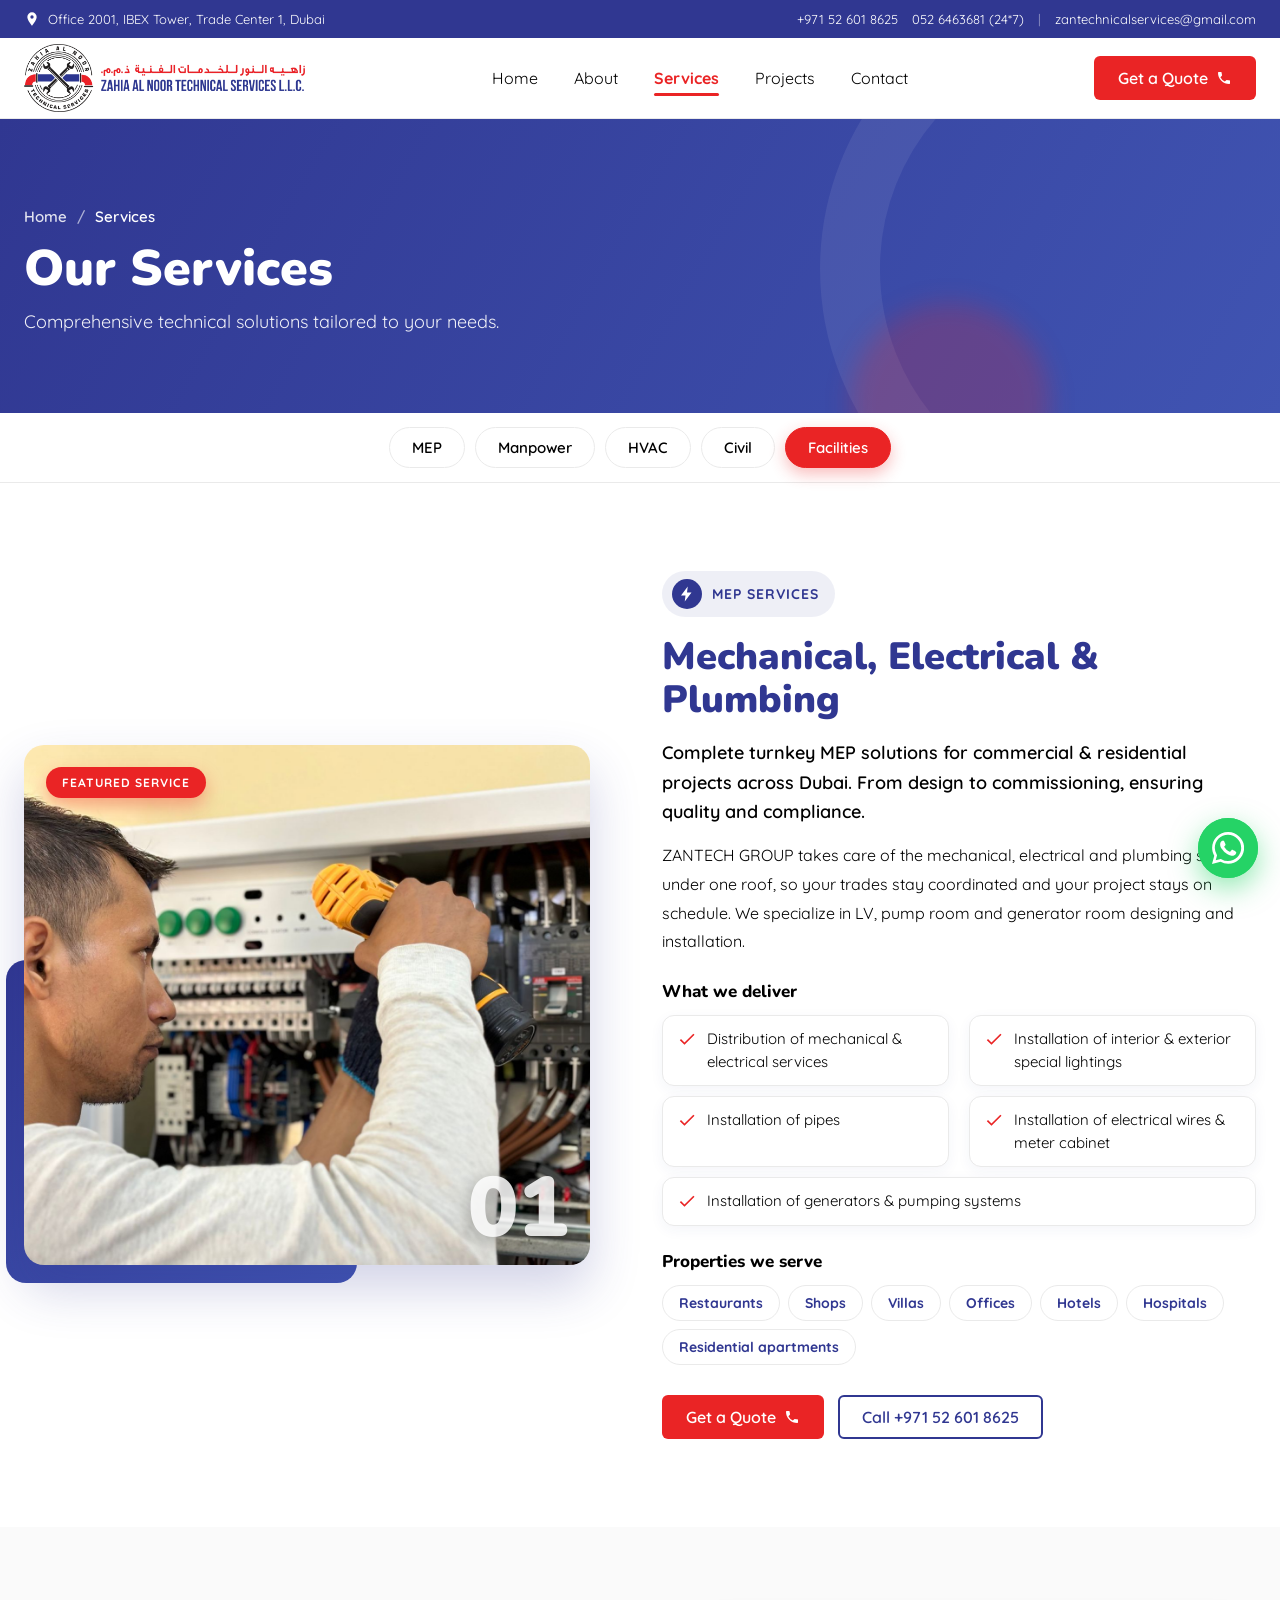
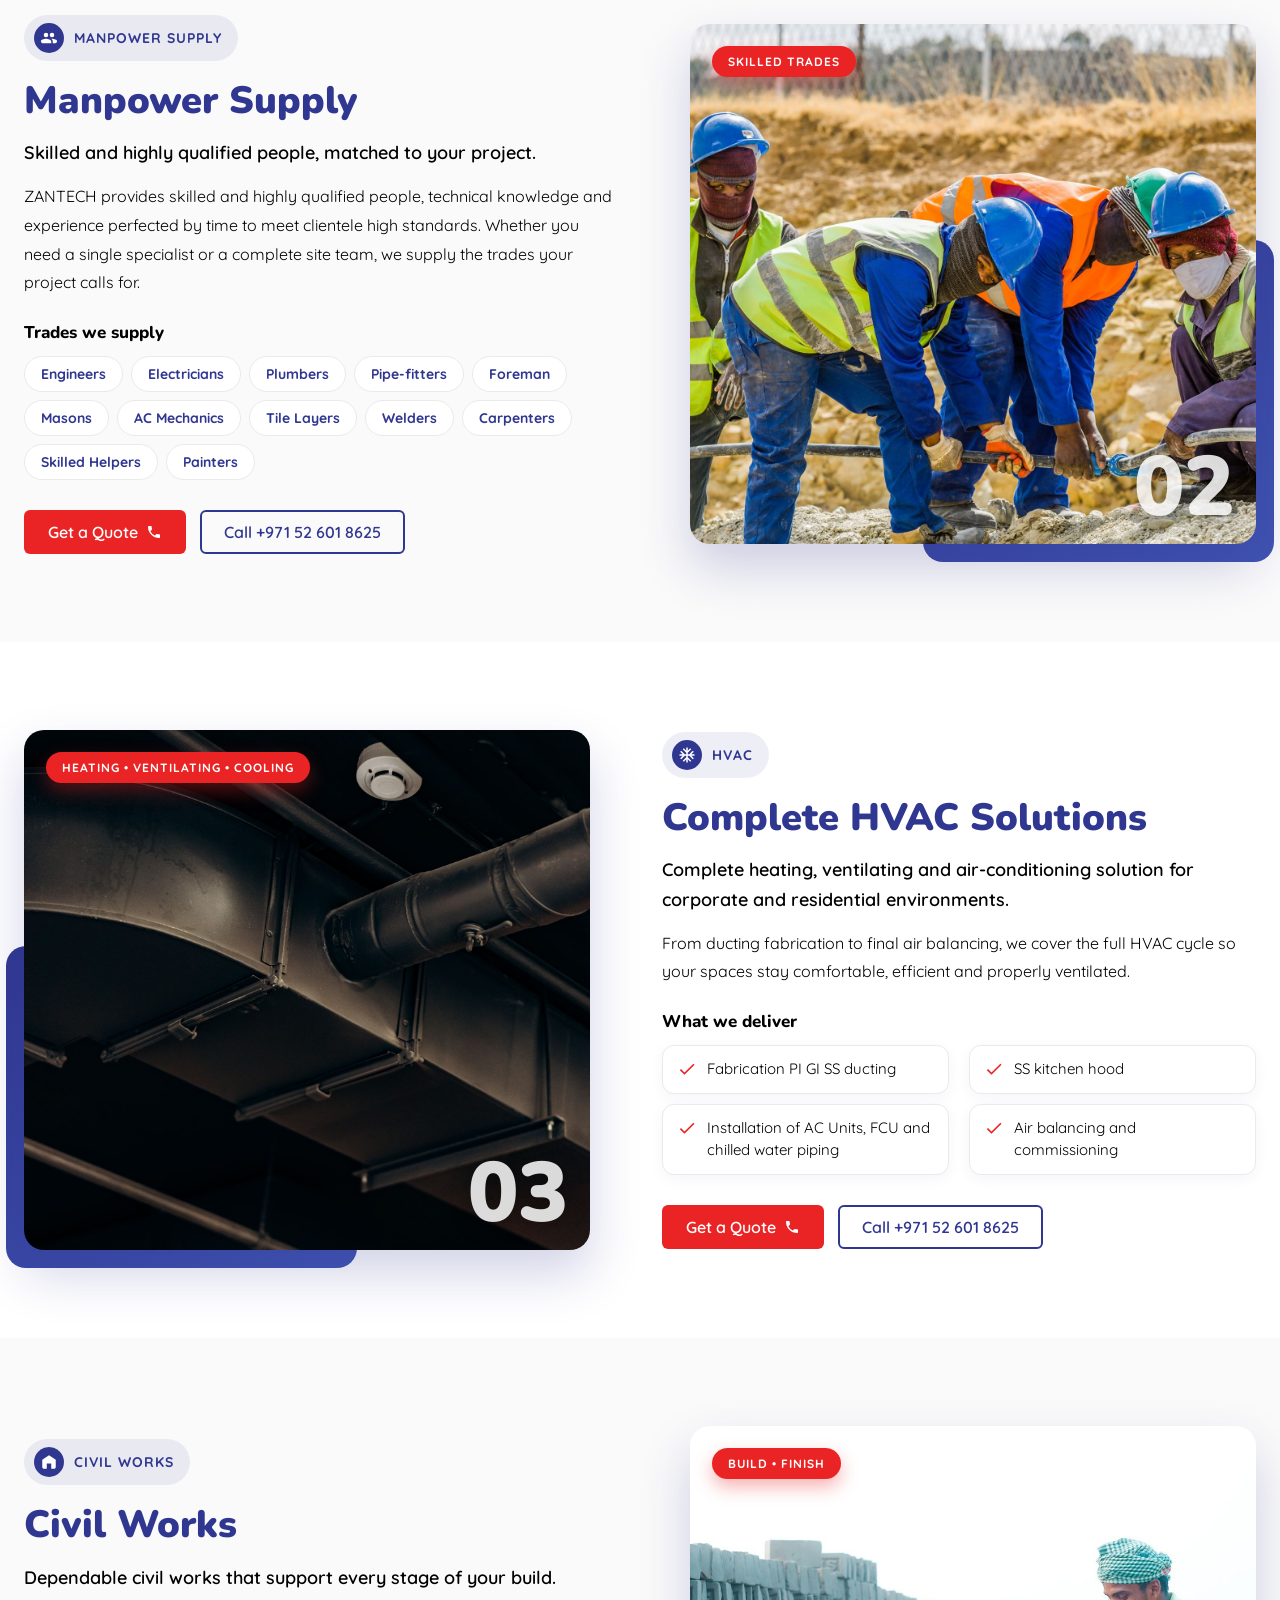
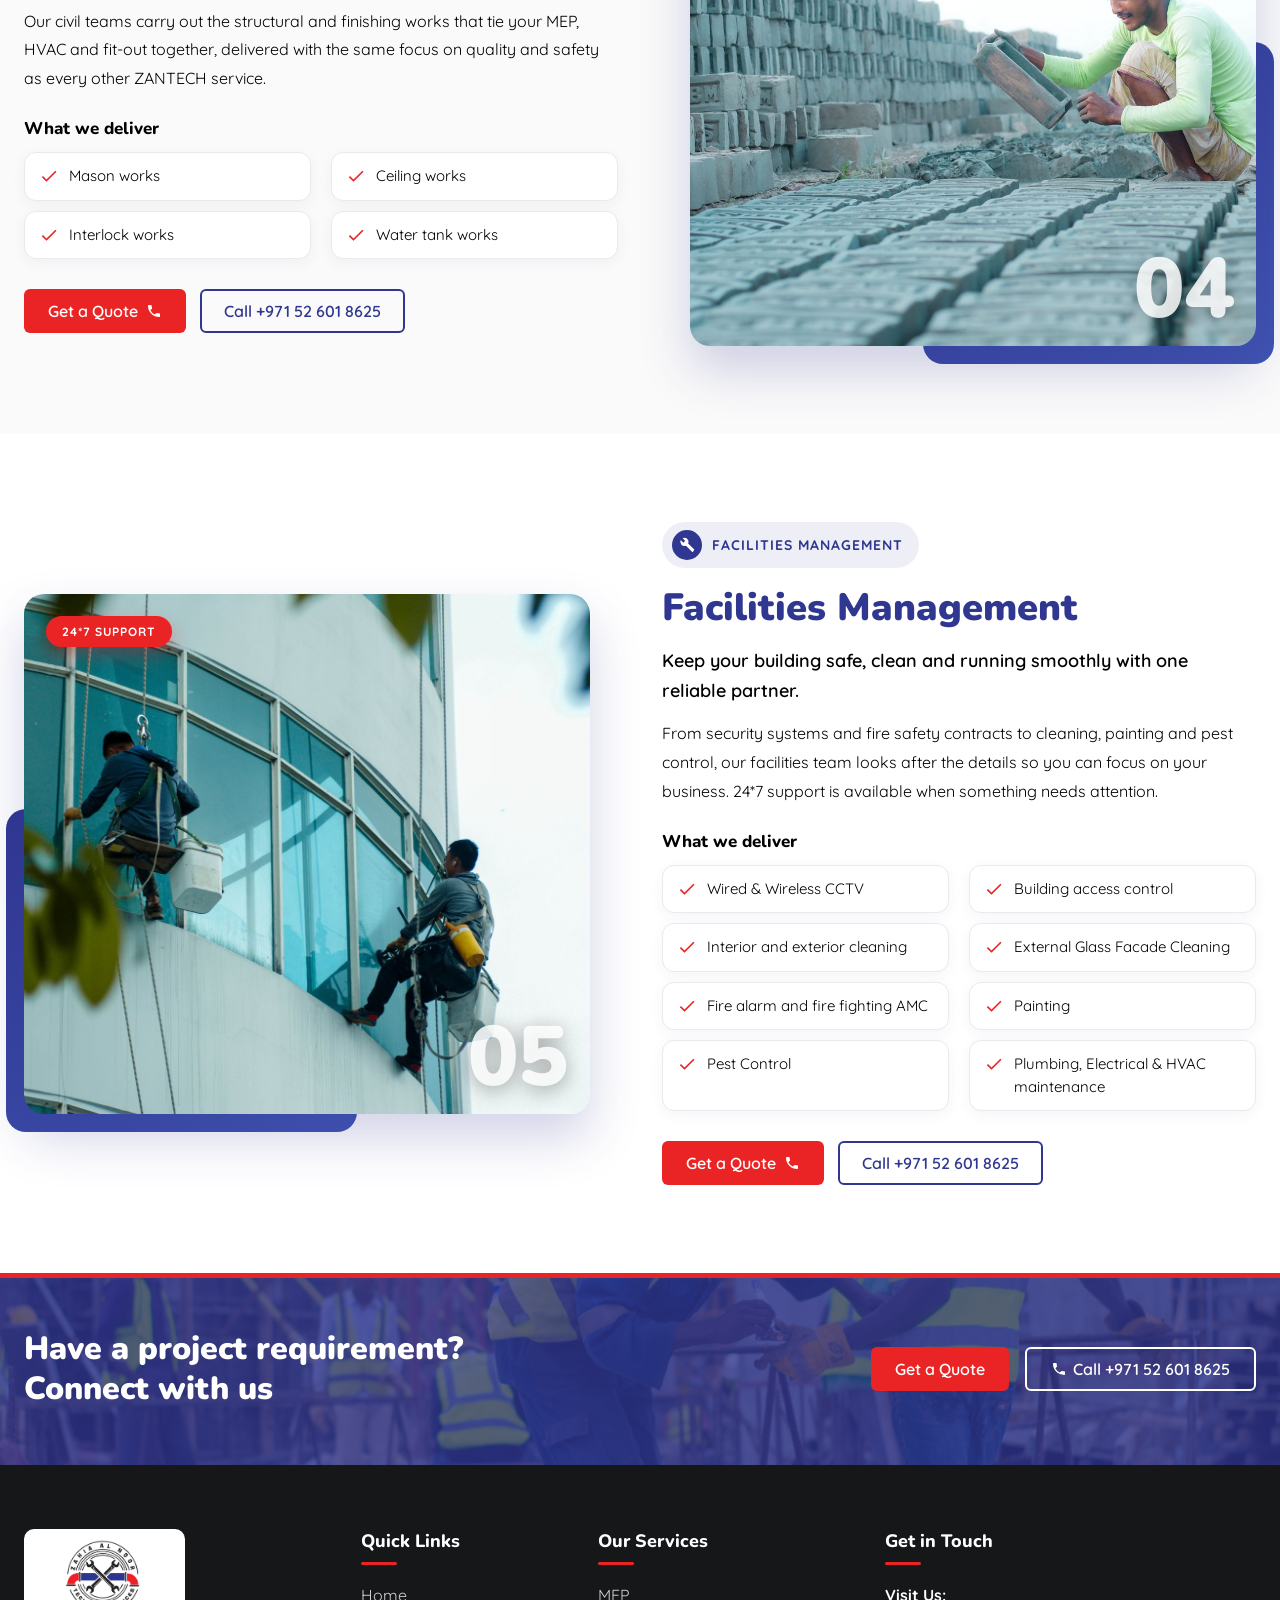
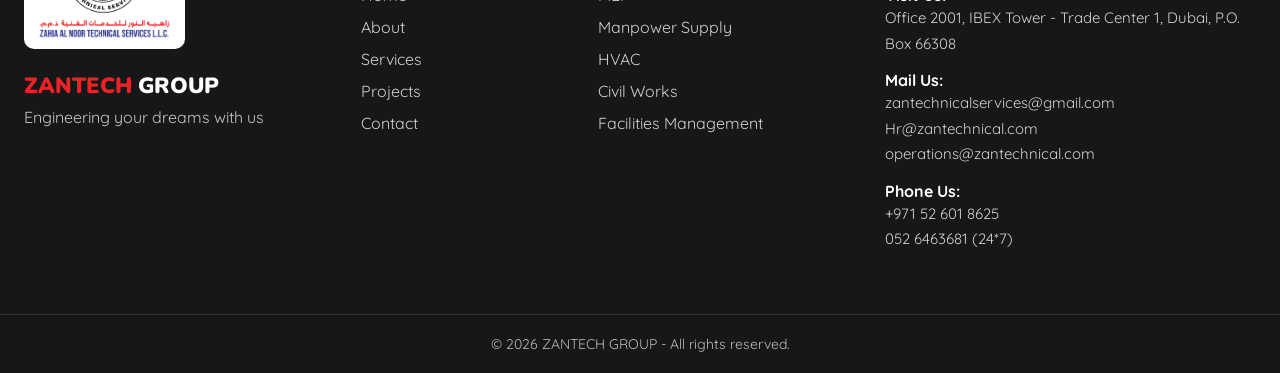
<file: services.html>
<!DOCTYPE html>
<html lang="en">
<head>
  <meta charset="UTF-8">
  <meta name="viewport" content="width=device-width, initial-scale=1">
  <title>Our Services | ZANTECH GROUP</title>
  <link rel="preconnect" href="https://fonts.googleapis.com">
  <link rel="preconnect" href="https://fonts.gstatic.com" crossorigin>
  <link href="https://fonts.googleapis.com/css2?family=Nunito:wght@800;900&family=Quicksand:wght@400;600;700&display=swap" rel="stylesheet">
  <link rel="stylesheet" href="home.css">
  <link rel="stylesheet" href="services.css">
</head>
<body>

  <!-- TOP UTILITY BAR -->
  <div class="topbar">
    <div class="container topbar-inner">
      <div class="topbar-left">
        <svg viewBox="0 0 24 24" aria-hidden="true"><path d="M12 2a7 7 0 0 0-7 7c0 5 7 13 7 13s7-8 7-13a7 7 0 0 0-7-7zm0 9.5A2.5 2.5 0 1 1 12 6.5a2.5 2.5 0 0 1 0 5z"/></svg>
        <span>Office 2001, IBEX Tower, Trade Center 1, Dubai</span>
      </div>
      <div class="topbar-right">
        <a href="tel:+971526018625">+971 52 601 8625</a>
        <a href="tel:0526463681">052 6463681 (24*7)</a>
        <span class="sep">|</span>
        <a href="mailto:zantechnicalservices@gmail.com">zantechnicalservices@gmail.com</a>
      </div>
      <a class="topbar-mobile" href="tel:+971526018625">
        <svg viewBox="0 0 24 24" aria-hidden="true"><path d="M6.6 10.8a15 15 0 0 0 6.6 6.6l2.2-2.2a1 1 0 0 1 1-.25 11.4 11.4 0 0 0 3.6.57 1 1 0 0 1 1 1V20a1 1 0 0 1-1 1A17 17 0 0 1 3 4a1 1 0 0 1 1-1h3.5a1 1 0 0 1 1 1c0 1.25.2 2.45.57 3.6a1 1 0 0 1-.25 1z"/></svg>
        +971 52 601 8625
      </a>
    </div>
  </div>

  <!-- MAIN NAVBAR -->
  <header class="navbar">
    <div class="container nav-inner">

      <button class="hamburger" id="openMenu" aria-label="Open menu" aria-controls="drawer" aria-expanded="false">
        <span></span><span></span><span></span>
      </button>

      <a href="home.html" class="brand" aria-label="ZANTECH GROUP home">
        <img src="images/Zahia_Al_noor_Logo_Horizontal.png" alt="Zahia Al Noor Technical Services L.L.C." class="logo">
      </a>

      <nav class="menu" aria-label="Main">
        <a href="home.html">Home</a>
        <a href="about.html">About</a>
        <a href="services.html" class="active">Services</a>
        <a href="projects.html">Projects</a>
        <a href="contact.html">Contact</a>
      </nav>

      <a href="contact.html" class="cta">
        <span>Get a Quote</span>
        <svg viewBox="0 0 24 24" aria-hidden="true"><path d="M6.6 10.8a15 15 0 0 0 6.6 6.6l2.2-2.2a1 1 0 0 1 1-.25 11.4 11.4 0 0 0 3.6.57 1 1 0 0 1 1 1V20a1 1 0 0 1-1 1A17 17 0 0 1 3 4a1 1 0 0 1 1-1h3.5a1 1 0 0 1 1 1c0 1.25.2 2.45.57 3.6a1 1 0 0 1-.25 1z"/></svg>
      </a>
    </div>
  </header>

  <!-- PAGE BANNER -->
  <section class="svc-banner">
    <div class="container">
      <nav class="crumbs" aria-label="Breadcrumb"><a href="home.html">Home</a><span>/</span>Services</nav>
      <h1>Our Services</h1>
      <p>Comprehensive technical solutions tailored to your needs.</p>
    </div>
  </section>

  <!-- STICKY SERVICE NAV -->
  <div class="filter-bar" id="filterBar">
    <div class="container">
      <nav class="filter-tabs" aria-label="Jump to a service"><a class="ftab active" href="#mep" data-target="mep">MEP</a><a class="ftab" href="#manpower" data-target="manpower">Manpower</a><a class="ftab" href="#hvac" data-target="hvac">HVAC</a><a class="ftab" href="#civil" data-target="civil">Civil</a><a class="ftab" href="#facilities" data-target="facilities">Facilities</a></nav>
    </div>
  </div>

  <section class="detail" id="mep">
    <div class="container detail-grid">
      <div class="d-media">
        <div class="d-img" style="--pos:50% 40%"><img src="images/svc-mep.jpg" alt="Mechanical, Electrical and Plumbing" loading="lazy"></div>
        <span class="d-badge">Featured service</span>
        <span class="d-num">01</span>
      </div>
      <div class="d-copy">
        <span class="d-label"><svg viewBox="0 0 24 24" aria-hidden="true"><path d="M13 2 4 14h6l-1 8 9-12h-6z"/></svg>MEP Services</span>
        <h2>Mechanical, Electrical &amp; Plumbing</h2>
        <p class="d-lead">Complete turnkey MEP solutions for commercial &amp; residential projects across Dubai. From design to commissioning, ensuring quality and compliance.</p>
        <p>ZANTECH GROUP takes care of the mechanical, electrical and plumbing scope under one roof, so your trades stay coordinated and your project stays on schedule. We specialize in LV, pump room and generator room designing and installation.</p>
        <h3 class="d-sub">What we deliver</h3><ul class="d-list"><li><svg viewBox="0 0 24 24" aria-hidden="true"><path d="M9 16.2 4.8 12l-1.4 1.4L9 19 21 7l-1.4-1.4z"/></svg>Distribution of mechanical &amp; electrical services</li><li><svg viewBox="0 0 24 24" aria-hidden="true"><path d="M9 16.2 4.8 12l-1.4 1.4L9 19 21 7l-1.4-1.4z"/></svg>Installation of interior &amp; exterior special lightings</li><li><svg viewBox="0 0 24 24" aria-hidden="true"><path d="M9 16.2 4.8 12l-1.4 1.4L9 19 21 7l-1.4-1.4z"/></svg>Installation of pipes</li><li><svg viewBox="0 0 24 24" aria-hidden="true"><path d="M9 16.2 4.8 12l-1.4 1.4L9 19 21 7l-1.4-1.4z"/></svg>Installation of electrical wires &amp; meter cabinet</li><li><svg viewBox="0 0 24 24" aria-hidden="true"><path d="M9 16.2 4.8 12l-1.4 1.4L9 19 21 7l-1.4-1.4z"/></svg>Installation of generators &amp; pumping systems</li></ul>
        <h3 class="d-sub">Properties we serve</h3><ul class="d-chips"><li>Restaurants</li><li>Shops</li><li>Villas</li><li>Offices</li><li>Hotels</li><li>Hospitals</li><li>Residential apartments</li></ul>
        <div class="d-actions">
          <a href="contact.html" class="cta"><span>Get a Quote</span><svg viewBox="0 0 24 24" aria-hidden="true"><path d="M6.6 10.8a15 15 0 0 0 6.6 6.6l2.2-2.2a1 1 0 0 1 1-.25 11.4 11.4 0 0 0 3.6.57 1 1 0 0 1 1 1V20a1 1 0 0 1-1 1A17 17 0 0 1 3 4a1 1 0 0 1 1-1h3.5a1 1 0 0 1 1 1c0 1.25.2 2.45.57 3.6a1 1 0 0 1-.25 1z"/></svg></a>
          <a href="tel:+971526018625" class="btn-line">Call +971 52 601 8625</a>
        </div>
      </div>
    </div>
  </section>

  <section class="detail alt" id="manpower">
    <div class="container detail-grid rev">
      <div class="d-media">
        <div class="d-img" style="--pos:50% 50%"><img src="images/svc-manpower.jpg" alt="Manpower Supply" loading="lazy"></div>
        <span class="d-badge">Skilled trades</span>
        <span class="d-num">02</span>
      </div>
      <div class="d-copy">
        <span class="d-label"><svg viewBox="0 0 24 24" aria-hidden="true"><path d="M16 11a3 3 0 1 0-3-3 3 3 0 0 0 3 3zM8 11a3 3 0 1 0-3-3 3 3 0 0 0 3 3zm0 2c-2.3 0-7 1.2-7 3.5V19h14v-2.5C15 14.2 10.3 13 8 13zm8 0c-.3 0-.6 0-1 .1 1.2.9 2 2 2 3.4V19h6v-2.5c0-2.3-4.7-3.5-7-3.5z"/></svg>Manpower Supply</span>
        <h2>Manpower Supply</h2>
        <p class="d-lead">Skilled and highly qualified people, matched to your project.</p>
        <p>ZANTECH provides skilled and highly qualified people, technical knowledge and experience perfected by time to meet clientele high standards. Whether you need a single specialist or a complete site team, we supply the trades your project calls for.</p>
        
        <h3 class="d-sub">Trades we supply</h3><ul class="d-chips"><li>Engineers</li><li>Electricians</li><li>Plumbers</li><li>Pipe-fitters</li><li>Foreman</li><li>Masons</li><li>AC Mechanics</li><li>Tile Layers</li><li>Welders</li><li>Carpenters</li><li>Skilled Helpers</li><li>Painters</li></ul>
        <div class="d-actions">
          <a href="contact.html" class="cta"><span>Get a Quote</span><svg viewBox="0 0 24 24" aria-hidden="true"><path d="M6.6 10.8a15 15 0 0 0 6.6 6.6l2.2-2.2a1 1 0 0 1 1-.25 11.4 11.4 0 0 0 3.6.57 1 1 0 0 1 1 1V20a1 1 0 0 1-1 1A17 17 0 0 1 3 4a1 1 0 0 1 1-1h3.5a1 1 0 0 1 1 1c0 1.25.2 2.45.57 3.6a1 1 0 0 1-.25 1z"/></svg></a>
          <a href="tel:+971526018625" class="btn-line">Call +971 52 601 8625</a>
        </div>
      </div>
    </div>
  </section>

  <section class="detail" id="hvac">
    <div class="container detail-grid">
      <div class="d-media">
        <div class="d-img" style="--pos:50% 45%"><img src="images/svc-hvac.jpg" alt="Complete HVAC Solutions" loading="lazy"></div>
        <span class="d-badge">Heating &bull; Ventilating &bull; Cooling</span>
        <span class="d-num">03</span>
      </div>
      <div class="d-copy">
        <span class="d-label"><svg viewBox="0 0 24 24" aria-hidden="true"><path d="M22 11h-4.17l3.24-3.24-1.41-1.42L15 11h-2V9l4.66-4.66-1.42-1.41L13 6.17V2h-2v4.17L7.76 2.93 6.34 4.34 11 9v2H9L4.34 6.34 2.93 7.76 6.17 11H2v2h4.17l-3.24 3.24 1.41 1.42L9 13h2v2l-4.66 4.66 1.42 1.41L11 17.83V22h2v-4.17l3.24 3.24 1.42-1.41L13 15v-2h2l4.66 4.66 1.41-1.42L17.83 13H22z"/></svg>HVAC</span>
        <h2>Complete HVAC Solutions</h2>
        <p class="d-lead">Complete heating, ventilating and air-conditioning solution for corporate and residential environments.</p>
        <p>From ducting fabrication to final air balancing, we cover the full HVAC cycle so your spaces stay comfortable, efficient and properly ventilated.</p>
        <h3 class="d-sub">What we deliver</h3><ul class="d-list"><li><svg viewBox="0 0 24 24" aria-hidden="true"><path d="M9 16.2 4.8 12l-1.4 1.4L9 19 21 7l-1.4-1.4z"/></svg>Fabrication PI GI SS ducting</li><li><svg viewBox="0 0 24 24" aria-hidden="true"><path d="M9 16.2 4.8 12l-1.4 1.4L9 19 21 7l-1.4-1.4z"/></svg>SS kitchen hood</li><li><svg viewBox="0 0 24 24" aria-hidden="true"><path d="M9 16.2 4.8 12l-1.4 1.4L9 19 21 7l-1.4-1.4z"/></svg>Installation of AC Units, FCU and chilled water piping</li><li><svg viewBox="0 0 24 24" aria-hidden="true"><path d="M9 16.2 4.8 12l-1.4 1.4L9 19 21 7l-1.4-1.4z"/></svg>Air balancing and commissioning</li></ul>
        
        <div class="d-actions">
          <a href="contact.html" class="cta"><span>Get a Quote</span><svg viewBox="0 0 24 24" aria-hidden="true"><path d="M6.6 10.8a15 15 0 0 0 6.6 6.6l2.2-2.2a1 1 0 0 1 1-.25 11.4 11.4 0 0 0 3.6.57 1 1 0 0 1 1 1V20a1 1 0 0 1-1 1A17 17 0 0 1 3 4a1 1 0 0 1 1-1h3.5a1 1 0 0 1 1 1c0 1.25.2 2.45.57 3.6a1 1 0 0 1-.25 1z"/></svg></a>
          <a href="tel:+971526018625" class="btn-line">Call +971 52 601 8625</a>
        </div>
      </div>
    </div>
  </section>

  <section class="detail alt" id="civil">
    <div class="container detail-grid rev">
      <div class="d-media">
        <div class="d-img" style="--pos:50% 50%"><img src="images/svc-civil.jpg" alt="Civil Works" loading="lazy"></div>
        <span class="d-badge">Build &bull; Finish</span>
        <span class="d-num">04</span>
      </div>
      <div class="d-copy">
        <span class="d-label"><svg viewBox="0 0 24 24" aria-hidden="true"><path d="M3 21V9l9-6 9 6v12h-6v-7H9v7z"/></svg>Civil Works</span>
        <h2>Civil Works</h2>
        <p class="d-lead">Dependable civil works that support every stage of your build.</p>
        <p>Our civil teams carry out the structural and finishing works that tie your MEP, HVAC and fit-out together, delivered with the same focus on quality and safety as every other ZANTECH service.</p>
        <h3 class="d-sub">What we deliver</h3><ul class="d-list"><li><svg viewBox="0 0 24 24" aria-hidden="true"><path d="M9 16.2 4.8 12l-1.4 1.4L9 19 21 7l-1.4-1.4z"/></svg>Mason works</li><li><svg viewBox="0 0 24 24" aria-hidden="true"><path d="M9 16.2 4.8 12l-1.4 1.4L9 19 21 7l-1.4-1.4z"/></svg>Ceiling works</li><li><svg viewBox="0 0 24 24" aria-hidden="true"><path d="M9 16.2 4.8 12l-1.4 1.4L9 19 21 7l-1.4-1.4z"/></svg>Interlock works</li><li><svg viewBox="0 0 24 24" aria-hidden="true"><path d="M9 16.2 4.8 12l-1.4 1.4L9 19 21 7l-1.4-1.4z"/></svg>Water tank works</li></ul>
        
        <div class="d-actions">
          <a href="contact.html" class="cta"><span>Get a Quote</span><svg viewBox="0 0 24 24" aria-hidden="true"><path d="M6.6 10.8a15 15 0 0 0 6.6 6.6l2.2-2.2a1 1 0 0 1 1-.25 11.4 11.4 0 0 0 3.6.57 1 1 0 0 1 1 1V20a1 1 0 0 1-1 1A17 17 0 0 1 3 4a1 1 0 0 1 1-1h3.5a1 1 0 0 1 1 1c0 1.25.2 2.45.57 3.6a1 1 0 0 1-.25 1z"/></svg></a>
          <a href="tel:+971526018625" class="btn-line">Call +971 52 601 8625</a>
        </div>
      </div>
    </div>
  </section>

  <section class="detail" id="facilities">
    <div class="container detail-grid">
      <div class="d-media">
        <div class="d-img" style="--pos:50% 40%"><img src="images/svc-facilities.jpg" alt="Facilities Management" loading="lazy"></div>
        <span class="d-badge">24*7 Support</span>
        <span class="d-num">05</span>
      </div>
      <div class="d-copy">
        <span class="d-label"><svg viewBox="0 0 24 24" aria-hidden="true"><path d="M22.7 19 13.6 9.9a5.5 5.5 0 0 0-7.5-7l3.5 3.5-2.5 2.5L3.6 5.4a5.5 5.5 0 0 0 7 7.5l9.1 9.1a1 1 0 0 0 1.4 0l1.6-1.6a1 1 0 0 0 0-1.4z"/></svg>Facilities Management</span>
        <h2>Facilities Management</h2>
        <p class="d-lead">Keep your building safe, clean and running smoothly with one reliable partner.</p>
        <p>From security systems and fire safety contracts to cleaning, painting and pest control, our facilities team looks after the details so you can focus on your business. 24*7 support is available when something needs attention.</p>
        <h3 class="d-sub">What we deliver</h3><ul class="d-list"><li><svg viewBox="0 0 24 24" aria-hidden="true"><path d="M9 16.2 4.8 12l-1.4 1.4L9 19 21 7l-1.4-1.4z"/></svg>Wired &amp; Wireless CCTV</li><li><svg viewBox="0 0 24 24" aria-hidden="true"><path d="M9 16.2 4.8 12l-1.4 1.4L9 19 21 7l-1.4-1.4z"/></svg>Building access control</li><li><svg viewBox="0 0 24 24" aria-hidden="true"><path d="M9 16.2 4.8 12l-1.4 1.4L9 19 21 7l-1.4-1.4z"/></svg>Interior and exterior cleaning</li><li><svg viewBox="0 0 24 24" aria-hidden="true"><path d="M9 16.2 4.8 12l-1.4 1.4L9 19 21 7l-1.4-1.4z"/></svg>External Glass Facade Cleaning</li><li><svg viewBox="0 0 24 24" aria-hidden="true"><path d="M9 16.2 4.8 12l-1.4 1.4L9 19 21 7l-1.4-1.4z"/></svg>Fire alarm and fire fighting AMC</li><li><svg viewBox="0 0 24 24" aria-hidden="true"><path d="M9 16.2 4.8 12l-1.4 1.4L9 19 21 7l-1.4-1.4z"/></svg>Painting</li><li><svg viewBox="0 0 24 24" aria-hidden="true"><path d="M9 16.2 4.8 12l-1.4 1.4L9 19 21 7l-1.4-1.4z"/></svg>Pest Control</li><li><svg viewBox="0 0 24 24" aria-hidden="true"><path d="M9 16.2 4.8 12l-1.4 1.4L9 19 21 7l-1.4-1.4z"/></svg>Plumbing, Electrical &amp; HVAC maintenance</li></ul>
        
        <div class="d-actions">
          <a href="contact.html" class="cta"><span>Get a Quote</span><svg viewBox="0 0 24 24" aria-hidden="true"><path d="M6.6 10.8a15 15 0 0 0 6.6 6.6l2.2-2.2a1 1 0 0 1 1-.25 11.4 11.4 0 0 0 3.6.57 1 1 0 0 1 1 1V20a1 1 0 0 1-1 1A17 17 0 0 1 3 4a1 1 0 0 1 1-1h3.5a1 1 0 0 1 1 1c0 1.25.2 2.45.57 3.6a1 1 0 0 1-.25 1z"/></svg></a>
          <a href="tel:+971526018625" class="btn-line">Call +971 52 601 8625</a>
        </div>
      </div>
    </div>
  </section>

  <!-- CONTACT CTA BANNER -->
  <section class="cta-banner">
    <div class="container cta-banner-inner">
      <h2>Have a project requirement? <span>Connect with us</span></h2>
      <div class="cta-banner-btns">
        <a href="contact.html" class="cta"><span>Get a Quote</span></a>
        <a href="tel:+971526018625" class="btn-outline"><svg viewBox="0 0 24 24" aria-hidden="true"><path d="M6.6 10.8a15 15 0 0 0 6.6 6.6l2.2-2.2a1 1 0 0 1 1-.25 11.4 11.4 0 0 0 3.6.57 1 1 0 0 1 1 1V20a1 1 0 0 1-1 1A17 17 0 0 1 3 4a1 1 0 0 1 1-1h3.5a1 1 0 0 1 1 1c0 1.25.2 2.45.57 3.6a1 1 0 0 1-.25 1z"/></svg>&nbsp;Call +971 52 601 8625</a>
      </div>
    </div>
  </section>

  <!-- FOOTER -->
  <footer class="footer">
    <div class="container footer-grid">
      <div class="f-col f-brand">
        <a href="home.html" class="f-logo"><img src="images/Zahia_Al_noor_Logo.png" alt="Zahia Al Noor Technical Services L.L.C."></a>
        <h3 class="f-name"><span class="red">ZANTECH</span> GROUP</h3>
        <p>Engineering your dreams with us</p>
      </div>
      <div class="f-col">
        <h4>Quick Links</h4>
        <ul>
          <li><a href="home.html">Home</a></li>
          <li><a href="about.html">About</a></li>
          <li><a href="services.html">Services</a></li>
          <li><a href="projects.html">Projects</a></li>
          <li><a href="contact.html">Contact</a></li>
        </ul>
      </div>
      <div class="f-col">
        <h4>Our Services</h4>
        <ul>
          <li><a href="services.html">MEP</a></li>
          <li><a href="services.html">Manpower Supply</a></li>
          <li><a href="services.html">HVAC</a></li>
          <li><a href="services.html">Civil Works</a></li>
          <li><a href="services.html">Facilities Management</a></li>
        </ul>
      </div>
      <div class="f-col">
        <h4>Get in Touch</h4>
        <div class="f-contact">
          <strong>Visit Us:</strong>
          <p>Office 2001, IBEX Tower - Trade Center 1, Dubai, P.O. Box 66308</p>
          <strong>Mail Us:</strong>
          <p><a href="mailto:zantechnicalservices@gmail.com">zantechnicalservices@gmail.com</a><br>
             <a href="mailto:Hr@zantechnical.com">Hr@zantechnical.com</a><br>
             <a href="mailto:operations@zantechnical.com">operations@zantechnical.com</a></p>
          <strong>Phone Us:</strong>
          <p><a href="tel:+971526018625">+971 52 601 8625</a><br>
             <a href="tel:0526463681">052 6463681 (24*7)</a></p>
        </div>
      </div>
    </div>
    <div class="f-bottom"><div class="container">&copy; 2026 ZANTECH GROUP - All rights reserved.</div></div>
  </footer>

  <!-- FLOATING WHATSAPP -->
  <a href="https://wa.me/971526463681" class="wa-float" target="_blank" rel="noopener" aria-label="Chat on WhatsApp">
    <svg viewBox="0 0 24 24" aria-hidden="true"><path d="M20.5 3.5A11.800 11.800 0 0 0 12 0C5.400 0 .1 5.300.1 11.900c0 2.100.5 4.100 1.600 5.900L0 24l6.400-1.700a11.900 11.900 0 0 0 5.700 1.500h.1c6.500 0 11.900-5.300 11.900-11.900 0-3.200-1.200-6.200-3.600-8.400zM12 21.800a9.900 9.900 0 0 1-5-1.400l-.4-.2-3.800 1 1-3.700-.2-.4a9.800 9.800 0 0 1-1.500-5.200c0-5.400 4.400-9.800 9.900-9.800 2.600 0 5.100 1 7 2.900a9.800 9.800 0 0 1 2.900 7c0 5.400-4.500 9.800-9.900 9.800zm5.400-7.400c-.3-.1-1.800-.9-2-1-.3-.1-.5-.1-.7.1-.2.300-.8 1-.9 1.200-.2.200-.3.200-.6.100a8 8 0 0 1-4-3.500c-.3-.5.300-.5.900-1.600.1-.2 0-.4 0-.5l-.9-2.100c-.2-.5-.5-.5-.7-.5h-.6c-.2 0-.5.100-.8.400-.3.300-1 1-1 2.500s1.100 2.900 1.200 3.100c.2.200 2.100 3.200 5.100 4.500 1.900.8 2.600.9 3.500.7.600-.1 1.800-.7 2-1.400.3-.7.3-1.300.2-1.400-.1-.2-.3-.3-.6-.4z"/></svg>
  </a>

  <!-- MOBILE DRAWER -->
  <div class="overlay" id="overlay"></div>
  <aside class="drawer" id="drawer" aria-hidden="true">
    <div class="drawer-head">
      <img src="images/Zahia_Al_noor_Logo_Horizontal.png" alt="Zahia Al Noor Technical Services L.L.C." class="logo">
      <button class="close" id="closeMenu" aria-label="Close menu">&times;</button>
    </div>
    <nav class="drawer-menu">
      <a href="home.html">Home</a>
      <a href="about.html">About</a>
      <a href="services.html" class="active">Services</a>
      <a href="projects.html">Projects</a>
      <a href="contact.html">Contact</a>
    </nav>
    <a href="contact.html" class="cta cta-full">
      <span>Get a Quote</span>
      <svg viewBox="0 0 24 24" aria-hidden="true"><path d="M6.6 10.8a15 15 0 0 0 6.6 6.6l2.2-2.2a1 1 0 0 1 1-.25 11.4 11.4 0 0 0 3.6.57 1 1 0 0 1 1 1V20a1 1 0 0 1-1 1A17 17 0 0 1 3 4a1 1 0 0 1 1-1h3.5a1 1 0 0 1 1 1c0 1.25.2 2.45.57 3.6a1 1 0 0 1-.25 1z"/></svg>
    </a>
  </aside>

  <!-- MOBILE STICKY BAR -->
  <div class="m-bar">
    <a href="contact.html" class="cta"><span>Get a Quote</span></a>
    <a href="tel:+971526018625" class="m-call" aria-label="Call +971 52 601 8625"><svg viewBox="0 0 24 24" aria-hidden="true"><path d="M6.6 10.8a15 15 0 0 0 6.6 6.6l2.2-2.2a1 1 0 0 1 1-.25 11.4 11.4 0 0 0 3.6.57 1 1 0 0 1 1 1V20a1 1 0 0 1-1 1A17 17 0 0 1 3 4a1 1 0 0 1 1-1h3.5a1 1 0 0 1 1 1c0 1.25.2 2.45.57 3.6a1 1 0 0 1-.25 1z"/></svg></a>
  </div>

  <script>
    const drawer = document.getElementById('drawer');
    const overlay = document.getElementById('overlay');
    const openBtn = document.getElementById('openMenu');
    function setMenu(open) {
      drawer.classList.toggle('open', open);
      overlay.classList.toggle('open', open);
      drawer.setAttribute('aria-hidden', String(!open));
      openBtn.setAttribute('aria-expanded', String(open));
      document.body.style.overflow = open ? 'hidden' : '';
    }
    openBtn.addEventListener('click', () => setMenu(true));
    document.getElementById('closeMenu').addEventListener('click', () => setMenu(false));
    overlay.addEventListener('click', () => setMenu(false));
    document.addEventListener('keydown', e => { if (e.key === 'Escape') setMenu(false); });

    // Highlight the tab of the section currently on screen
    (function () {
      const tabs = [...document.querySelectorAll('.ftab')];
      const secs = tabs.map(t => document.getElementById(t.dataset.target));
      function mark(id) {
        tabs.forEach(t => {
          const on = t.dataset.target === id;
          t.classList.toggle('active', on);
          if (on) {
            const box = t.parentElement;
            const x = t.offsetLeft - (box.clientWidth - t.offsetWidth) / 2;
            if (box.scrollWidth > box.clientWidth) box.scrollTo({ left: x, behavior: 'smooth' });
          }
        });
      }
      if ('IntersectionObserver' in window) {
        const io = new IntersectionObserver(es => {
          es.forEach(e => { if (e.isIntersecting) mark(e.target.id); });
        }, { rootMargin: '-35% 0px -55% 0px' });
        secs.forEach(s => s && io.observe(s));
      }
    })();
  </script>
</body>
</html>
</file>
<file: home.css>
:root {
  --primary: #303791;
  --secondary: #EA2425;
  --accent: #4054B2;
  --text: #000;
  --white: #fff;
  --border: #EAEAEA;
  --soft: #FAFAFA;
  --dark: #161718;
}

* { box-sizing: border-box; margin: 0; padding: 0; }
body { font-family: 'Quicksand', sans-serif; font-size: 16px; color: var(--text); background: var(--soft); min-height: 100vh; }
a { text-decoration: none; color: inherit; }
svg { fill: currentColor; width: 16px; height: 16px; flex: none; }
.container { max-width: 1280px; margin: 0 auto; padding: 0 24px; }

/* Top bar */
.topbar { background: var(--primary); color: var(--white); font-size: 13px; }
.topbar-inner { display: flex; justify-content: space-between; align-items: center; min-height: 38px; gap: 16px; }
.topbar-left, .topbar-right { display: flex; align-items: center; gap: 14px; }
.topbar-left { gap: 8px; }
.topbar-right a:hover { text-decoration: underline; }
.sep { opacity: .5; }
.topbar-mobile { display: none; align-items: center; gap: 8px; }

/* Navbar */
.navbar { position: sticky; top: 0; z-index: 50; background: var(--white); border-bottom: 1px solid var(--border); }
.nav-inner { display: flex; align-items: center; justify-content: space-between; height: 80px; overflow: visible; gap: 24px; }

.brand { display: flex; align-items: center; flex: none; }
.logo { height: 68px; width: auto; display: block; }

.menu { display: flex; align-items: center; gap: 36px; }
.menu a { position: relative; display: inline-flex; align-items: center; gap: 4px; padding: 8px 0; font-weight: 400; color: var(--text); transition: color .2s; }
.menu a:hover { color: var(--primary); font-weight: 800; }
.menu a.active { color: var(--secondary); font-weight: 800; }
.menu a.active::after { content: ""; position: absolute; left: 0; right: 0; bottom: 0; height: 3px; background: var(--secondary); border-radius: 2px; }
.menu a.active:hover { color: var(--secondary); }

.cta { display: inline-flex; align-items: center; justify-content: center; gap: 8px; background: var(--secondary); color: var(--white); font-weight: 600; padding: 12px 24px; border-radius: 6px; white-space: nowrap; transition: background .2s; }
.cta:hover { background: var(--primary); }

.hamburger { display: none; background: none; border: 0; width: 44px; height: 44px; cursor: pointer; flex-direction: column; justify-content: center; align-items: center; gap: 5px; }
.hamburger span { width: 24px; height: 2px; background: var(--primary); border-radius: 2px; }

/* Drawer */
.overlay { position: fixed; inset: 0; background: rgba(22,23,24,.5); opacity: 0; visibility: hidden; transition: .3s; z-index: 90; }
.overlay.open { opacity: 1; visibility: visible; }
.drawer { position: fixed; top: 0; right: 0; height: 100%; width: min(320px, 85vw); background: var(--white); z-index: 100; transform: translateX(100%); transition: transform .3s ease; display: flex; flex-direction: column; padding: 20px 24px 24px; }
.drawer.open { transform: none; }
.drawer-head { display: flex; justify-content: space-between; align-items: center; padding-bottom: 16px; border-bottom: 1px solid var(--border); }
.drawer-head .close { background: none; border: 0; font-size: 34px; line-height: 1; cursor: pointer; color: var(--dark); }
.drawer-menu { display: flex; flex-direction: column; margin-top: 8px; flex: 1; }
.drawer-menu a { padding: 16px 0; border-bottom: 1px solid var(--border); font-size: 17px; }
.drawer-menu a:hover { color: var(--primary); font-weight: 800; }
.drawer-menu a.active { color: var(--secondary); font-weight: 800; }
.cta-full { width: 100%; }

/* Tablet */
@media (max-width: 1024px) {
  .container { padding: 0 20px; }
  .topbar-left { display: none; }
  .topbar-inner { justify-content: flex-end; }
  .nav-inner { gap: 12px; }
  .logo { height: 58px; }
  .menu { gap: 20px; font-size: 15px; }
  .cta { padding: 10px 16px; font-size: 15px; }
}

/* Small tablet: menu collapses into the drawer, CTA stays visible */
@media (max-width: 991px) {
  .hamburger { display: flex; margin-left: -10px; }
  .menu { display: none; }
  .brand { margin-right: auto; }
}

/* Mobile */
@media (max-width: 767px) {
  .topbar-left, .topbar-right { display: none; }
  .topbar-mobile { display: inline-flex; margin: 0 auto; }
  .topbar-inner { min-height: 34px; }
  .nav-inner { height: 64px; position: relative; justify-content: center; }
  .hamburger { position: absolute; left: 12px; margin-left: 0; }
  .navbar .cta { display: none; }
  .brand { margin: 0 auto; }
  .logo { height: 50px; }
}

/* ===== HERO SLIDER ===== */
.hero { position: relative; height: calc(100vh - 118px); min-height: 560px; max-height: 760px; overflow: hidden; background: var(--primary); }
.slides, .slide { position: absolute; inset: 0; }
.slide { opacity: 0; visibility: hidden; transition: opacity .8s ease, visibility .8s; background: linear-gradient(135deg, #303791, #4054B2 60%, #161718); }
.slide::before { content: ""; position: absolute; inset: 0; background-image: var(--img); background-size: cover; background-position: center; transform: scale(1.06); transition: transform 6s ease-out; }
.slide::after { content: ""; position: absolute; inset: 0; background: linear-gradient(90deg, rgba(48,55,145,.92) 0%, rgba(48,55,145,.78) 40%, rgba(48,55,145,0) 100%); }
.slide.active { opacity: 1; visibility: visible; z-index: 1; }
.slide.active::before { transform: scale(1); }
.slide-inner { position: relative; z-index: 2; height: 100%; display: flex; align-items: center; }
.slide-copy { width: 50%; color: var(--white); padding-bottom: 40px; }
.tag { display: inline-block; background: var(--secondary); color: var(--white); font-weight: 700; font-size: 13px; letter-spacing: 1px; text-transform: uppercase; padding: 8px 18px; border-radius: 999px; margin-bottom: 22px; }
.slide-copy h1, .slide-copy h2 { font-family: 'Nunito', sans-serif; font-weight: 900; font-size: 56px; line-height: 1.1; margin-bottom: 20px; }
.slide-copy p { font-size: 16px; line-height: 1.7; max-width: 560px; margin-bottom: 32px; }
.slide-btns { display: flex; gap: 16px; flex-wrap: wrap; }
.btn-outline { display: inline-flex; align-items: center; justify-content: center; border: 2px solid var(--white); color: var(--white); font-weight: 600; padding: 10px 24px; border-radius: 6px; transition: .2s; }
.btn-outline:hover { background: var(--white); color: var(--primary); }
.slide-copy .cta:hover { background: var(--white); color: var(--secondary); }
.slide.active .slide-copy > * { animation: rise .7s ease both; }
.slide.active .slide-copy > :nth-child(2) { animation-delay: .1s; }
.slide.active .slide-copy > :nth-child(3) { animation-delay: .2s; }
.slide.active .slide-copy > :nth-child(4) { animation-delay: .3s; }
@keyframes rise { from { opacity: 0; transform: translateY(20px); } to { opacity: 1; transform: none; } }

.hero-controls { position: absolute; left: 50%; bottom: 32px; transform: translateX(-50%); z-index: 5; display: flex; align-items: center; gap: 12px; width: 100%; max-width: 1280px; }
.arrow { width: 46px; height: 46px; border-radius: 50%; border: 2px solid var(--white); background: transparent; color: var(--white); cursor: pointer; display: grid; place-items: center; transition: .2s; }
.arrow svg { width: 24px; height: 24px; }
.arrow:hover { background: var(--secondary); border-color: var(--secondary); }
.dots { display: flex; gap: 10px; margin-left: 12px; }
.dot { width: 12px; height: 12px; border-radius: 50%; border: 0; background: rgba(255,255,255,.55); cursor: pointer; padding: 0; transition: .2s; }
.dot.active { background: var(--secondary); width: 30px; border-radius: 999px; }

@media (max-width: 1024px) {
  .hero { height: 600px; }
  .slide-copy { width: 65%; }
  .slide-copy h1, .slide-copy h2 { font-size: 44px; }
}
@media (max-width: 767px) {
  .hero { height: clamp(560px, calc(100svh - 98px), 720px); min-height: 560px; max-height: none; }
  .slide::after { background: linear-gradient(180deg, rgba(22,23,24,.72), rgba(48,55,145,.82)); }
  .slide-inner { justify-content: center; text-align: center; }
  .slide-copy { width: 100%; padding: 24px 0 60px; }
  .slide-copy h1, .slide-copy h2 { font-size: 32px; }
  .slide-copy p { font-size: 15px; margin-left: auto; margin-right: auto; margin-bottom: 24px; }
  .slide-btns { flex-direction: column; }
  .slide-btns .cta, .slide-btns .btn-outline { width: 100%; }
  .arrow { display: none; }
  .hero-controls { justify-content: center; bottom: 20px; }
  .dots { margin-left: 0; }
}

.slide-1::before { background-position: right center; }
.slide-3::before { background-position: 70% center; }

/* ===== SHARED SECTION HEADINGS ===== */
.sec-title { font-family: 'Nunito', sans-serif; font-weight: 900; color: var(--primary); font-size: 40px; line-height: 1.2; text-align: center; }
.underline { display: block; width: 64px; height: 4px; background: var(--secondary); border-radius: 2px; margin: 14px auto 0; }
.sec-sub { text-align: center; color: var(--text); margin-top: 18px; }

/* ===== SISTER CONCERNS ===== */
.concerns { background: var(--white); padding: 80px 0; text-align: center; }
.concern-strip { list-style: none; display: flex; justify-content: space-between; align-items: center; gap: 24px; margin-top: 44px; }
.concern-strip li { flex: 1; display: flex; justify-content: center; }
.wm { font-family: 'Nunito', sans-serif; font-weight: 900; font-size: 30px; color: #9a9a9a; filter: grayscale(1); opacity: .85; transition: .25s; display: inline-flex; flex-direction: column; align-items: center; line-height: 1.1; letter-spacing: 1px; }
.wm small { font-size: 11px; font-weight: 700; letter-spacing: .5px; }
.wm-zehak { font-weight: 800; letter-spacing: 0; }
.wm-g { font-size: 36px; }
.concern-strip li:hover .wm { color: var(--primary); opacity: 1; }

/* ===== SERVICES ===== */
.services { background: var(--soft); padding: 80px 0; }
.service-grid { display: grid; grid-template-columns: repeat(5, 1fr); gap: 20px; margin-top: 48px; }
.svc-card { background: var(--white); border: 1px solid var(--border); border-radius: 12px; padding: 24px; box-shadow: 0 6px 20px rgba(48,55,145,.06); display: flex; flex-direction: column; transition: transform .25s, box-shadow .25s; }
.svc-card:hover { transform: translateY(-4px); box-shadow: 0 12px 28px rgba(48,55,145,.14); }
.svc-icon { width: 56px; height: 56px; border-radius: 50%; background: var(--primary); color: var(--white); display: grid; place-items: center; margin-bottom: 18px; }
.svc-icon svg { width: 26px; height: 26px; }
.svc-card h3 { font-family: 'Nunito', sans-serif; font-weight: 800; color: var(--primary); font-size: 19px; line-height: 1.25; margin-bottom: 10px; }
.svc-card p { font-size: 14px; line-height: 1.6; margin-bottom: 12px; }
.svc-card ul { list-style: none; font-size: 14px; line-height: 1.5; margin-bottom: 20px; flex: 1; }
.svc-card li { position: relative; padding-left: 18px; margin-bottom: 6px; }
.svc-card li::before { content: ""; position: absolute; left: 0; top: .5em; width: 7px; height: 7px; border-radius: 50%; background: var(--secondary); }
.svc-card ul.two-col { display: grid; grid-template-columns: 1fr 1fr; column-gap: 8px; }
.svc-card ul.two-col li { padding-left: 14px; font-size: 13px; }
.svc-card ul.two-col li::before { width: 6px; height: 6px; }
.learn { color: var(--secondary); font-weight: 700; margin-top: auto; }
.learn:hover { text-decoration: underline; }

@media (max-width: 1199px) {
  .service-grid { grid-template-columns: repeat(2, 1fr); }
  .svc-card:last-child { grid-column: 1 / -1; }
  .svc-card ul.two-col li { font-size: 14px; }
}
@media (max-width: 1024px) {
  .concern-strip { gap: 12px; }
  .wm { font-size: 24px; }
  .wm-g { font-size: 28px; }
}
@media (max-width: 767px) {
  .sec-title { font-size: 28px; }
  .concerns, .services { padding: 56px 0; }
  .concern-strip { flex-wrap: wrap; justify-content: center; gap: 28px 0; margin-top: 32px; }
  .concern-strip li { flex: 0 0 50%; }
  .concern-strip li:last-child { flex-basis: 100%; }
  .service-grid { grid-template-columns: 1fr; margin-top: 32px; }
}

/* ===== ABOUT ===== */
.about { background: var(--white); padding: 80px 0; }
.about-grid { display: grid; grid-template-columns: 1fr 1fr; gap: 64px; align-items: center; }
.about-img img { width: 100%; height: 460px; object-fit: cover; border-radius: 12px; display: block; box-shadow: 0 16px 40px rgba(48,55,145,.18); }
.sec-title.left { text-align: left; }
.underline.left { margin-left: 0; margin-right: 0; }
.about-copy p { margin: 24px 0; font-size: 16px; line-height: 1.8; }
.checks { list-style: none; margin-bottom: 32px; }
.checks li { display: flex; align-items: center; gap: 12px; padding: 8px 0; font-weight: 600; }
.checks svg { width: 22px; height: 22px; color: var(--secondary); }

/* ===== PROJECTS ===== */
.projects { background: var(--soft); padding: 80px 0; }
.proj-grid { display: grid; grid-template-columns: repeat(3, 1fr); gap: 24px; margin-top: 48px; }
.proj-card { background: var(--white); border: 1px solid var(--border); border-radius: 12px; overflow: hidden; box-shadow: 0 6px 20px rgba(48,55,145,.06); transition: transform .25s, box-shadow .25s; }
.proj-card:hover { transform: translateY(-4px); box-shadow: 0 12px 28px rgba(48,55,145,.14); }
.proj-img { position: relative; height: 220px; background: linear-gradient(135deg, #303791, #4054B2); overflow: hidden; }
.proj-img::before { content: ""; position: absolute; inset: 0; background-image: var(--img); background-size: cover; background-position: center; transition: transform .5s; }
.proj-card:hover .proj-img::before { transform: scale(1.06); }
.proj-tag { position: absolute; left: 16px; top: 16px; z-index: 1; background: var(--secondary); color: var(--white); font-weight: 700; font-size: 12px; letter-spacing: .5px; text-transform: uppercase; padding: 6px 14px; border-radius: 999px; }
.proj-body { padding: 22px 24px 26px; }
.proj-body h3 { font-family: 'Nunito', sans-serif; font-weight: 800; color: var(--primary); font-size: 20px; margin-bottom: 8px; }
.proj-loc { display: inline-flex; align-items: center; gap: 6px; font-size: 13px; font-weight: 600; color: var(--accent); margin-bottom: 10px; }
.proj-body p { font-size: 15px; line-height: 1.6; }
.proj-more { text-align: center; margin-top: 44px; }

/* ===== CTA BANNER ===== */
.cta-banner { background: var(--primary); color: var(--white); padding: 56px 0; }
.cta-banner-inner { display: flex; align-items: center; justify-content: space-between; gap: 32px; }
.cta-banner h2 { font-family: 'Nunito', sans-serif; font-weight: 900; font-size: 32px; line-height: 1.25; }
.cta-banner h2 span { display: block; }
.cta-banner-btns { display: flex; gap: 16px; flex-wrap: wrap; }
.cta-banner .btn-outline svg { margin-right: 2px; }
.cta-banner .cta:hover { background: var(--white); color: var(--secondary); }

/* ===== FOOTER ===== */
.footer { background: var(--dark); color: var(--white); }
.footer-grid { display: grid; grid-template-columns: 1.2fr .8fr 1fr 1.5fr; gap: 40px; padding: 64px 24px 48px; }
.f-logo { display: inline-block; background: var(--white); border-radius: 10px; padding: 10px 14px; margin-bottom: 18px; }
.f-logo img { height: 100px; width: auto; display: block; }
.f-name { font-family: 'Nunito', sans-serif; font-weight: 900; font-size: 22px; margin-bottom: 6px; }
.f-brand p { color: rgba(255,255,255,.75); }
.f-col h4 { font-family: 'Nunito', sans-serif; font-weight: 800; font-size: 18px; margin-bottom: 20px; position: relative; padding-bottom: 12px; }
.f-col h4::after { content: ""; position: absolute; left: 0; bottom: 0; width: 36px; height: 3px; background: var(--secondary); border-radius: 2px; }
.f-col ul { list-style: none; }
.f-col li { margin-bottom: 12px; }
.f-col a { color: rgba(255,255,255,.8); transition: color .2s; }
.f-col a:hover { color: var(--secondary); }
.f-contact strong { display: block; margin-top: 4px; font-weight: 700; }
.f-contact p { color: rgba(255,255,255,.8); line-height: 1.7; margin-bottom: 14px; font-size: 15px; word-break: break-word; }
.f-bottom { border-top: 1px solid rgba(255,255,255,.12); padding: 20px 0; text-align: center; font-size: 14px; color: rgba(255,255,255,.7); }
.red { color: var(--secondary); }

@media (max-width: 1024px) {
  .about-grid { gap: 40px; }
  .about-img img { height: 380px; }
  .proj-grid { grid-template-columns: repeat(2, 1fr); }
  .cta-banner h2 { font-size: 28px; }
  .footer-grid { grid-template-columns: 1fr 1fr; }
}
@media (max-width: 767px) {
  .about, .projects { padding: 56px 0; }
  .about-grid { grid-template-columns: 1fr; }
  .about-img img { height: 260px; }
  .about-copy .cta { width: 100%; }
  .proj-grid { grid-template-columns: 1fr; margin-top: 32px; }
  .proj-img { height: 200px; }
  .proj-more .cta { width: 100%; }
  .cta-banner { padding: 44px 0; text-align: center; }
  .cta-banner-inner { flex-direction: column; }
  .cta-banner h2 { font-size: 24px; }
  .cta-banner-btns { flex-direction: column; width: 100%; }
  .cta-banner-btns .cta, .cta-banner-btns .btn-outline { width: 100%; }
  .footer-grid { grid-template-columns: 1fr; padding: 48px 20px 32px; gap: 32px; }
}

/* ===== SUPPORT BANNER ===== */
.support-banner { position: relative; background: var(--primary); color: var(--white); padding: 72px 0; overflow: hidden; }
.support-banner::before { content: ""; position: absolute; inset: 0; background-image: var(--img); background-size: cover; background-position: center 40%; }
.support-banner::after { content: ""; position: absolute; inset: 0; background: linear-gradient(90deg, rgba(48,55,145,.95) 0%, rgba(48,55,145,.85) 55%, rgba(22,23,24,.7) 100%); }
.support-inner { position: relative; z-index: 1; display: flex; align-items: center; justify-content: space-between; gap: 32px; }
.support-copy { max-width: 760px; }
.support-copy .tag { margin-bottom: 16px; }
.support-copy h2 { font-family: 'Nunito', sans-serif; font-weight: 900; font-size: 36px; line-height: 1.2; margin-bottom: 12px; }
.support-call { display: inline-flex; align-items: center; gap: 16px; background: var(--white); color: var(--primary); padding: 16px 28px; border-radius: 12px; font-family: 'Nunito', sans-serif; font-weight: 900; font-size: 24px; white-space: nowrap; box-shadow: 0 10px 30px rgba(0,0,0,.25); transition: transform .2s; }
.support-call:hover { transform: translateY(-3px); }
.support-call svg { width: 28px; height: 28px; color: var(--white); background: var(--secondary); border-radius: 50%; padding: 8px; box-sizing: content-box; }
.support-call small { display: block; font-family: 'Quicksand', sans-serif; font-weight: 700; font-size: 12px; color: var(--secondary); text-transform: uppercase; letter-spacing: 1px; }

/* CTA banner with photo */
.cta-banner { position: relative; overflow: hidden; }
.cta-banner::before { content: ""; position: absolute; inset: 0; background: url('images/slide-1-mep.jpg') center/cover; opacity: .22; }
.cta-banner::after { content: ""; position: absolute; left: 0; right: 0; top: 0; height: 5px; background: var(--secondary); }
.cta-banner .container { position: relative; z-index: 1; }

@media (max-width: 1024px) { .support-copy h2 { font-size: 30px; } }
@media (max-width: 767px) {
  .support-banner { padding: 52px 0; text-align: center; }
  .support-inner { flex-direction: column; }
  .support-copy h2 { font-size: 26px; }
  .support-call { width: 100%; justify-content: center; }
}

/* ===== FLOATING WHATSAPP (all pages) ===== */
.wa-float { position: fixed; right: 22px; bottom: 22px; z-index: 90; width: 60px; height: 60px; border-radius: 50%; background: #25D366; color: #fff; display: grid; place-items: center; box-shadow: 0 10px 28px rgba(37,211,102,.5); transition: transform .2s; }
.wa-float:hover { transform: scale(1.08); }
.wa-float svg { width: 32px; height: 32px; fill: currentColor; position: relative; z-index: 1; }
.wa-float::before { content: ""; position: absolute; inset: 0; border-radius: 50%; background: #25D366; animation: wa-ping 2s ease-out infinite; }
@keyframes wa-ping { 0% { transform: scale(1); opacity: .55; } 100% { transform: scale(1.7); opacity: 0; } }
@media (max-width: 767px) {
  .wa-float { right: 16px; bottom: 16px; width: 54px; height: 54px; }
  .wa-float svg { width: 28px; height: 28px; }
}

.about-img img { object-position: 38% center; }

/* Sister concern logo images: grey until hovered */
.wm-img { height: 52px; width: auto; max-width: 100%; display: block; object-fit: contain; filter: grayscale(1); opacity: .7; transition: filter .3s, opacity .3s, transform .3s; }
.concern-strip li:hover .wm-img { filter: none; opacity: 1; transform: scale(1.05); }
@media (max-width: 1024px) { .wm-img { height: 44px; } }
@media (max-width: 767px) { .wm-img { height: 38px; max-width: 150px; } }
.slide-4::before { background-position: right center; }

/* Projects image slider */
.ps { position: relative; margin-top: 48px; }
.ps-track { display: flex; gap: 20px; overflow-x: auto; scroll-snap-type: x mandatory; scrollbar-width: none; -webkit-overflow-scrolling: touch; }
.ps-track::-webkit-scrollbar { display: none; }
.ps-item { flex: 0 0 calc((100% - 40px) / 3); scroll-snap-align: start; height: 320px; border-radius: 14px; overflow: hidden; background: var(--primary); box-shadow: 0 8px 26px rgba(48,55,145,.14); }
.ps-item img { width: 100%; height: 100%; object-fit: cover; display: block; transition: transform .6s; }
.ps-item:hover img { transform: scale(1.07); }
.ps-arrow { position: absolute; top: 50%; z-index: 2; width: 46px; height: 46px; margin-top: -23px; border: 0; border-radius: 50%; cursor: pointer; background: var(--white); box-shadow: 0 6px 18px rgba(0,0,0,.25); display: grid; place-items: center; transition: .2s; }
.ps-arrow svg { width: 24px; height: 24px; fill: var(--primary); }
.ps-arrow:hover { background: var(--secondary); }
.ps-arrow:hover svg { fill: #fff; }
.ps-prev { left: -14px; } .ps-next { right: -14px; }
@media (max-width: 1024px) { .ps-item { flex-basis: calc((100% - 20px) / 2); height: 300px; } }
@media (max-width: 767px) { .ps { margin-top: 32px; } .ps-item { flex-basis: 100%; height: 260px; } .ps-prev { left: 8px; } .ps-next { right: 8px; } .ps-arrow { width: 40px; height: 40px; margin-top: -20px; } }
</file>
<file: about.css>
/* ===== ABOUT PAGE ===== */

/* Page banner */
.page-banner { position: relative; padding: 96px 0; color: var(--white); background: var(--primary); overflow: hidden; }
.page-banner::before { content: ""; position: absolute; inset: 0; background-image: var(--img); background-size: cover; background-position: center 35%; }
.page-banner::after { content: ""; position: absolute; inset: 0; background: linear-gradient(90deg, rgba(48,55,145,.95), rgba(48,55,145,.8)); }
.page-banner .container { position: relative; z-index: 1; }
.page-banner h1 { font-family: 'Nunito', sans-serif; font-weight: 900; font-size: 50px; line-height: 1.15; }
.crumbs { display: flex; gap: 10px; align-items: center; font-size: 15px; font-weight: 600; margin-bottom: 14px; }
.crumbs a { opacity: .85; }
.crumbs a:hover { opacity: 1; text-decoration: underline; }
.crumbs span { opacity: .6; }

/* Who we are */
.who { background: var(--white); padding: 80px 0; }
.who-grid { display: grid; grid-template-columns: 1fr 1fr; gap: 64px; align-items: center; }
.who-img img { width: 100%; height: 480px; object-fit: cover; border-radius: 12px; display: block; box-shadow: 0 16px 40px rgba(48,55,145,.18); }
.sec-title.left { text-align: left; }
.underline.left { margin-left: 0; margin-right: 0; }
.who-copy p { margin-top: 22px; line-height: 1.8; }
.who-copy .cta { margin-top: 30px; }

/* Mission vision values */
.mvv { background: var(--soft); padding: 80px 0; }
.mvv-grid { display: grid; grid-template-columns: repeat(3, 1fr); gap: 24px; margin-top: 48px; }
.mvv-card { background: var(--white); border: 1px solid var(--border); border-radius: 12px; padding: 32px 28px; box-shadow: 0 6px 20px rgba(48,55,145,.06); transition: transform .25s, box-shadow .25s; }
.mvv-card:hover { transform: translateY(-4px); box-shadow: 0 12px 28px rgba(48,55,145,.14); }
.mvv-card h3 { font-family: 'Nunito', sans-serif; font-weight: 800; color: var(--primary); font-size: 22px; margin-bottom: 12px; }
.mvv-card p { line-height: 1.7; }
.mvv-card .lead { font-family: 'Nunito', sans-serif; font-weight: 800; color: var(--secondary); font-size: 18px; margin-bottom: 8px; }
.value-chips { list-style: none; display: flex; flex-wrap: wrap; gap: 10px; }
.value-chips li { background: var(--soft); border: 1px solid var(--border); color: var(--primary); font-weight: 700; padding: 8px 16px; border-radius: 999px; font-size: 14px; }

/* Leadership */
.leaders { background: var(--white); padding: 80px 0; }
.leader-grid { display: grid; grid-template-columns: repeat(2, 1fr); gap: 28px; margin-top: 48px; max-width: 960px; margin-left: auto; margin-right: auto; }
.leader-card { display: flex; background: var(--white); border: 1px solid var(--border); border-radius: 12px; overflow: hidden; box-shadow: 0 6px 20px rgba(48,55,145,.06); }
.leader-photo { position: relative; flex: 0 0 42%; min-height: 300px; background: linear-gradient(160deg, #303791, #4054B2); display: grid; place-items: center; }
.leader-photo::before { content: ""; position: absolute; inset: 0; background-image: var(--img); background-size: cover; background-position: center top; }
.leader-photo svg { width: 80px; height: 80px; fill: rgba(255,255,255,.35); }
.leader-body { padding: 28px 24px; display: flex; flex-direction: column; justify-content: center; }
.leader-body h3 { font-family: 'Nunito', sans-serif; font-weight: 800; color: var(--primary); font-size: 22px; }
.leader-role { color: var(--secondary); font-weight: 700; font-size: 14px; text-transform: uppercase; letter-spacing: .5px; margin: 4px 0 16px; }
.leader-body blockquote { border-left: 3px solid var(--secondary); padding-left: 14px; font-style: italic; line-height: 1.7; }

/* Stats */
.stats { background: var(--primary); color: var(--white); padding: 56px 0; }
.stats-grid { display: grid; grid-template-columns: repeat(4, 1fr); text-align: center; }
.stat { padding: 8px 16px; border-right: 1px solid rgba(255,255,255,.2); }
.stat:last-child { border-right: 0; }
.stat strong { display: block; font-family: 'Nunito', sans-serif; font-weight: 900; font-size: 48px; line-height: 1.1; }
.stat span { display: block; margin-top: 6px; font-weight: 600; opacity: .9; }

@media (max-width: 1024px) {
  .page-banner { padding: 72px 0; }
  .who-grid { gap: 40px; }
  .who-img img { height: 400px; }
  .mvv-grid { grid-template-columns: repeat(2, 1fr); }
  .mvv-card:last-child { grid-column: 1 / -1; }
  .leader-card { flex-direction: column; }
  .leader-photo { flex-basis: auto; min-height: 260px; }
  .stat strong { font-size: 40px; }
}
@media (max-width: 767px) {
  .page-banner { padding: 56px 0; }
  .page-banner h1 { font-size: 34px; }
  .who, .mvv, .leaders { padding: 56px 0; }
  .who-grid { grid-template-columns: 1fr; }
  .who-img img { height: 260px; }
  .who-copy .cta { width: 100%; }
  .mvv-grid { grid-template-columns: 1fr; margin-top: 32px; }
  .leader-grid { grid-template-columns: 1fr; margin-top: 32px; }
  .stats { padding: 40px 0; }
  .stats-grid { grid-template-columns: repeat(2, 1fr); row-gap: 28px; }
  .stat:nth-child(2) { border-right: 0; }
  .stat strong { font-size: 36px; }
}

/* ===== MODERN MISSION / VISION / VALUES ===== */
.mvv { position: relative; overflow: hidden; }
.mvv::before { content: ""; position: absolute; right: -160px; top: -160px; width: 420px; height: 420px; border-radius: 50%; background: radial-gradient(circle, rgba(64,84,178,.12), transparent 70%); }
.mvv .container { position: relative; }
.eyebrow { display: block; text-align: center; color: var(--secondary); font-weight: 700; font-size: 13px; letter-spacing: 2px; text-transform: uppercase; margin-bottom: 10px; }

.mvv-modern { display: grid; grid-template-columns: 1.25fr 1fr; grid-template-rows: auto auto; gap: 24px; margin-top: 52px; }

.vision-feature { grid-row: 1 / span 2; position: relative; overflow: hidden; color: var(--white); border-radius: 20px; padding: 56px 48px; display: flex; flex-direction: column; justify-content: center; background: linear-gradient(145deg, #303791 0%, #4054B2 70%, #4d63c9 100%); box-shadow: 0 24px 50px rgba(48,55,145,.28); }
.vision-feature::before { content: ""; position: absolute; right: -90px; bottom: -90px; width: 320px; height: 320px; border-radius: 50%; border: 48px solid rgba(255,255,255,.07); }
.vision-feature::after { content: ""; position: absolute; left: -60px; top: -60px; width: 200px; height: 200px; border-radius: 50%; background: rgba(234,36,37,.18); filter: blur(10px); }
.v-label { position: relative; z-index: 1; align-self: flex-start; display: inline-flex; align-items: center; gap: 10px; background: rgba(255,255,255,.14); border: 1px solid rgba(255,255,255,.25); backdrop-filter: blur(6px); padding: 8px 18px; border-radius: 999px; font-weight: 700; font-size: 14px; letter-spacing: .5px; text-transform: uppercase; margin-bottom: 28px; }
.v-label svg { width: 18px; height: 18px; fill: currentColor; }
.vision-feature h3 { position: relative; z-index: 1; font-family: 'Nunito', sans-serif; font-weight: 900; font-size: 44px; line-height: 1.15; margin-bottom: 20px; }
.vision-feature h3 em { font-style: normal; color: #ff8a8b; }
.vision-feature p { position: relative; z-index: 1; font-size: 19px; line-height: 1.7; max-width: 460px; opacity: .92; }
.v-quote { position: absolute; right: 36px; top: 6px; font-family: 'Nunito', sans-serif; font-weight: 900; font-size: 200px; line-height: 1; color: rgba(255,255,255,.1); z-index: 0; }

.mv-card { position: relative; display: flex; gap: 20px; align-items: flex-start; background: var(--white); border: 1px solid var(--border); border-radius: 20px; padding: 32px 30px; box-shadow: 0 8px 26px rgba(48,55,145,.07); transition: transform .25s, box-shadow .25s, border-color .25s; }
.mv-card:hover { transform: translateY(-4px); border-color: rgba(48,55,145,.3); box-shadow: 0 16px 36px rgba(48,55,145,.14); }
.mv-card::before { content: ""; position: absolute; left: 0; top: 28px; bottom: 28px; width: 4px; border-radius: 0 4px 4px 0; background: var(--secondary); }
.mv-icon { flex: none; width: 58px; height: 58px; border-radius: 16px; background: linear-gradient(145deg, #303791, #4054B2); color: var(--white); display: grid; place-items: center; box-shadow: 0 8px 18px rgba(48,55,145,.3); }
.mv-icon svg { width: 28px; height: 28px; fill: currentColor; }
.mv-num { position: absolute; right: 26px; top: 18px; font-family: 'Nunito', sans-serif; font-weight: 900; font-size: 44px; color: rgba(48,55,145,.08); line-height: 1; }
.mv-card h3 { font-family: 'Nunito', sans-serif; font-weight: 800; color: var(--primary); font-size: 22px; margin-bottom: 10px; }
.mv-card p { line-height: 1.7; }
.mv-card .value-chips { gap: 8px; }

@media (max-width: 1024px) {
  .mvv-modern { grid-template-columns: 1fr; }
  .vision-feature { grid-row: auto; padding: 44px 36px; }
  .vision-feature h3 { font-size: 38px; }
}
@media (max-width: 767px) {
  .mvv-modern { margin-top: 32px; gap: 18px; }
  .vision-feature { padding: 36px 24px; border-radius: 16px; }
  .vision-feature h3 { font-size: 30px; }
  .vision-feature p { font-size: 17px; }
  .v-quote { font-size: 140px; right: 16px; }
  .mv-card { padding: 26px 22px; flex-direction: column; gap: 16px; border-radius: 16px; }
  .mv-num { font-size: 36px; }
}

/* Values feature grid */
.values-grid { position: relative; z-index: 1; list-style: none; display: grid; grid-template-columns: repeat(2, 1fr); gap: 14px; margin-top: 8px; }
.values-grid li { display: flex; align-items: center; gap: 14px; background: rgba(255,255,255,.12); border: 1px solid rgba(255,255,255,.22); backdrop-filter: blur(6px); border-radius: 14px; padding: 16px 18px; font-family: 'Nunito', sans-serif; font-weight: 800; font-size: 20px; transition: background .2s, transform .2s; }
.values-grid li:hover { background: rgba(255,255,255,.2); transform: translateY(-2px); }
.values-grid li span { flex: none; width: 34px; height: 34px; border-radius: 50%; background: var(--secondary); color: var(--white); display: grid; place-items: center; font-size: 13px; font-weight: 800; }
.mv-card .lead { font-family: 'Nunito', sans-serif; font-weight: 800; color: var(--secondary); font-size: 17px; margin-bottom: 6px; }
@media (max-width: 767px) {
  .values-grid { grid-template-columns: 1fr 1fr; gap: 10px; }
  .values-grid li { padding: 12px 12px; font-size: 16px; gap: 10px; }
  .values-grid li span { width: 28px; height: 28px; font-size: 11px; }
}

/* real team photo: keep faces in frame when cropped */
.who-img img, .about-img img { object-position: 38% center; }

/* Single founders card */
.leader-single { grid-template-columns: 1fr; max-width: 1000px; }
.leader-single .leader-photo { flex-basis: 52%; min-height: 340px; }
.leader-single .leader-photo::before { background-position: center; }
.leader-single .leader-body { padding: 36px 34px; }
.leader-single .leader-body h3 { font-size: 28px; }
.leader-single .leader-body blockquote { font-size: 17px; }
@media (max-width: 767px) { .leader-single .leader-photo { flex-basis: auto; min-height: 240px; } .leader-single .leader-body { padding: 26px 22px; } }
</file>
<file: contact.css>
/* ===== CONTACT PAGE ===== */
:root { --wa: #25D366; }

/* Banner with glass shapes */
.ct-banner { position: relative; overflow: hidden; color: var(--white); padding: 92px 0 84px; background: linear-gradient(120deg, #303791 0%, #4054B2 100%); }
.glass { position: absolute; border-radius: 28px; background: linear-gradient(135deg, rgba(255,255,255,.22), rgba(255,255,255,.04)); border: 1px solid rgba(255,255,255,.3); backdrop-filter: blur(10px); -webkit-backdrop-filter: blur(10px); box-shadow: 0 20px 50px rgba(0,0,0,.12); }
.g1 { width: 260px; height: 260px; right: 8%; top: -60px; border-radius: 50%; transform: rotate(12deg); }
.g2 { width: 180px; height: 180px; right: 22%; bottom: -70px; transform: rotate(-18deg); background: linear-gradient(135deg, rgba(234,36,37,.5), rgba(234,36,37,.1)); }
.g3 { width: 120px; height: 120px; right: 3%; bottom: 30px; border-radius: 50%; }
.ct-banner-inner { position: relative; z-index: 1; }
.ct-banner h1 { font-family: 'Nunito', sans-serif; font-weight: 900; font-size: 50px; line-height: 1.15; }
.ct-banner p { margin-top: 14px; font-size: 17px; line-height: 1.7; opacity: .95; }
.ct-banner p strong { font-family: 'Nunito', sans-serif; font-weight: 800; font-size: 20px; }
.crumbs { display: flex; gap: 10px; align-items: center; font-size: 15px; font-weight: 600; margin-bottom: 14px; }
.crumbs a { opacity: .85; }
.crumbs a:hover { opacity: 1; text-decoration: underline; }
.crumbs span { opacity: .6; }

/* Main split */
.ct-main { position: relative; overflow: hidden; background: var(--soft); padding: 72px 0 96px; }
.blob { position: absolute; border-radius: 50%; filter: blur(70px); pointer-events: none; }
.b1 { width: 420px; height: 420px; left: -120px; top: 40px; background: rgba(64,84,178,.28); }
.b2 { width: 380px; height: 380px; right: -100px; bottom: 20px; background: rgba(234,36,37,.16); }
.ct-grid { position: relative; z-index: 1; display: grid; grid-template-columns: 2fr 3fr; gap: 32px; align-items: start; }

.ct-info { display: grid; gap: 20px; }
.gl-card { display: grid; grid-template-columns: auto 1fr; gap: 18px; align-items: start; padding: 24px; border-radius: 20px; background: rgba(255,255,255,.62); border: 1px solid rgba(255,255,255,.85); backdrop-filter: blur(16px) saturate(1.4); -webkit-backdrop-filter: blur(16px) saturate(1.4); box-shadow: 0 12px 36px rgba(48,55,145,.12); transition: transform .3s, box-shadow .3s; }
.gl-card:hover { transform: translateY(-4px); box-shadow: 0 20px 44px rgba(48,55,145,.2); }
.gl-ico { width: 52px; height: 52px; border-radius: 16px; background: var(--primary); color: var(--white); display: grid; place-items: center; box-shadow: 0 8px 18px rgba(48,55,145,.32); }
.gl-ico svg { width: 24px; height: 24px; fill: currentColor; }
.gl-card h3 { font-family: 'Nunito', sans-serif; font-weight: 800; color: var(--primary); font-size: 20px; margin-bottom: 6px; }
.gl-card p { line-height: 1.7; word-break: break-word; }
.gl-card p a { transition: color .2s; }
.gl-card p a:hover { color: var(--secondary); }
.map-wrap { grid-column: 1 / -1; border-radius: 14px; overflow: hidden; border: 1px solid var(--border); height: 220px; background: #e8eaf6; }
.map-wrap iframe { width: 100%; height: 100%; border: 0; display: block; }
.hours { display: grid; gap: 4px; margin: 12px 0 16px; padding: 12px 14px; border-radius: 12px; background: rgba(48,55,145,.07); font-size: 14px; }
.hours b { color: var(--primary); }
.wa-btn { display: inline-flex; align-items: center; gap: 10px; background: var(--wa); color: var(--white); font-weight: 700; padding: 12px 22px; border-radius: 8px; box-shadow: 0 8px 20px rgba(37,211,102,.35); transition: transform .2s, filter .2s; }
.wa-btn:hover { transform: translateY(-2px); filter: brightness(.95); }
.wa-btn svg { width: 22px; height: 22px; fill: currentColor; }

/* Form card */
.ct-form-card { background: var(--white); border-radius: 24px; padding: 36px 32px; box-shadow: 0 24px 60px rgba(48,55,145,.16); border: 1px solid var(--border); }
.ct-form-card h2 { font-family: 'Nunito', sans-serif; font-weight: 900; color: var(--primary); font-size: 32px; line-height: 1.2; }
.ct-form-card .sub { margin: 8px 0 26px; line-height: 1.6; }
.f-row { display: grid; grid-template-columns: 1fr 1fr; gap: 18px 20px; margin-bottom: 18px; }
.f-field { display: flex; flex-direction: column; gap: 8px; }
.f-field > span { font-weight: 700; font-size: 14px; color: var(--primary); }
.f-field input, .f-field select, .f-field textarea { width: 100%; font-family: 'Quicksand', sans-serif; font-size: 16px; color: var(--text); background: var(--soft); border: 1px solid var(--border); border-radius: 10px; padding: 13px 14px; transition: border-color .2s, box-shadow .2s, background .2s; }
.f-field textarea { resize: vertical; min-height: 130px; }
.f-field input:focus, .f-field select:focus, .f-field textarea:focus { outline: none; background: var(--white); border-color: var(--accent); box-shadow: 0 0 0 4px rgba(64,84,178,.15); }
.f-field input::placeholder, .f-field textarea::placeholder { color: #8a8a96; }
.f-full { margin-bottom: 18px; }
.f-check { display: flex; gap: 10px; align-items: flex-start; font-size: 14px; line-height: 1.5; margin-bottom: 20px; cursor: pointer; }
.f-check input { width: 18px; height: 18px; margin-top: 2px; accent-color: var(--secondary); flex: none; }
.f-check a { color: var(--primary); font-weight: 700; text-decoration: underline; }
.f-error { background: #fdecec; color: #b3151a; border: 1px solid #f6c3c4; border-radius: 8px; padding: 10px 14px; font-weight: 600; font-size: 14px; margin-bottom: 16px; }
.f-ok { background: #e8f7ee; color: #176b3a; border: 1px solid #b9e4c9; border-radius: 8px; padding: 10px 14px; font-weight: 600; font-size: 14px; margin-top: 14px; }
.f-error[hidden], .f-ok[hidden] { display: none; }
.f-submit { width: 100%; background: var(--secondary); color: var(--white); border: 0; border-radius: 8px; padding: 15px 24px; font-family: 'Quicksand', sans-serif; font-weight: 700; font-size: 17px; cursor: pointer; box-shadow: 0 10px 24px rgba(234,36,37,.3); transition: background .2s, transform .2s; }
.f-submit:hover { background: var(--primary); transform: translateY(-2px); }
.f-call { text-align: center; margin-top: 18px; }
.f-call a { color: var(--primary); font-weight: 800; }
.f-call a:hover { color: var(--secondary); }

/* Floating WhatsApp */
.wa-float { position: fixed; right: 22px; bottom: 22px; z-index: 90; width: 60px; height: 60px; border-radius: 50%; background: var(--wa); color: var(--white); display: grid; place-items: center; box-shadow: 0 10px 28px rgba(37,211,102,.5); transition: transform .2s; }
.wa-float:hover { transform: scale(1.08); }
.wa-float svg { width: 32px; height: 32px; fill: currentColor; position: relative; z-index: 1; }
.wa-float::before { content: ""; position: absolute; inset: 0; border-radius: 50%; background: var(--wa); animation: ping 2s ease-out infinite; }
@keyframes ping { 0% { transform: scale(1); opacity: .55; } 100% { transform: scale(1.7); opacity: 0; } }

/* Mobile sticky bar */
.m-bar2 { display: none; }

/* Tablet */
@media (max-width: 1024px) {
  .ct-banner { padding: 72px 0 64px; }
  .ct-main { padding: 56px 0 80px; }
  .ct-grid { grid-template-columns: 1fr 1fr; gap: 24px; }
  .ct-form-card { padding: 30px 24px; }
  .f-row { grid-template-columns: 1fr; }
  .ct-form-card h2 { font-size: 28px; }
  .g1 { width: 200px; height: 200px; }
}

/* Mobile */
@media (max-width: 767px) {
  body { padding-bottom: 72px; }
  .ct-banner { padding: 52px 0 48px; }
  .ct-banner h1 { font-size: 34px; }
  .ct-banner p { font-size: 16px; }
  .ct-banner p strong { font-size: 18px; }
  .g1, .g2, .g3 { opacity: .6; }
  .ct-main { padding: 36px 0 56px; }
  .ct-grid { grid-template-columns: 1fr; }
  .gl-card { grid-template-columns: 1fr; padding: 20px; gap: 12px; border-radius: 16px; }
  .gl-card p a { overflow-wrap: anywhere; }
  .map-wrap { height: 200px; }
  .wa-btn { width: 100%; justify-content: center; }
  .ct-form-card { padding: 26px 20px; border-radius: 20px; }
  .ct-form-card h2 { font-size: 26px; }
  .wa-float { right: 16px; bottom: 86px; width: 54px; height: 54px; }
  .wa-float svg { width: 28px; height: 28px; }

  .m-bar2 { display: flex; position: fixed; left: 0; right: 0; bottom: 0; z-index: 85; background: var(--white); border-top: 1px solid var(--border); box-shadow: 0 -8px 24px rgba(0,0,0,.08); padding: 10px 12px calc(10px + env(safe-area-inset-bottom)); gap: 10px; }
  .m-bar2 a { flex: 1; display: flex; align-items: center; justify-content: center; gap: 8px; font-weight: 700; color: var(--white); padding: 13px 10px; border-radius: 8px; }
  .m-bar2 svg { width: 20px; height: 20px; fill: currentColor; }
  .mb-call { background: var(--primary); }
  .mb-wa { background: var(--wa); }
}
</file>
<file: projects.css>
/* ===== PROJECTS PAGE ===== */

/* Banner */
.pj-banner { position: relative; overflow: hidden; color: var(--white); padding: 88px 0 80px; background: linear-gradient(120deg, #303791 0%, #4054B2 100%); }
.pj-banner::before { content: ""; position: absolute; right: -120px; top: -140px; width: 460px; height: 460px; border-radius: 50%; border: 60px solid rgba(255,255,255,.07); }
.pj-banner::after { content: ""; position: absolute; right: 18%; bottom: -90px; width: 200px; height: 200px; border-radius: 50%; background: rgba(234,36,37,.22); filter: blur(12px); }
.pj-banner .container { position: relative; z-index: 1; }
.pj-banner h1 { font-family: 'Nunito', sans-serif; font-weight: 900; font-size: 50px; line-height: 1.15; }
.pj-banner p { margin-top: 14px; font-size: 17px; line-height: 1.7; opacity: .95; max-width: 620px; }
.pj-banner p strong { font-family: 'Nunito', sans-serif; font-weight: 800; font-size: 20px; }
.crumbs { display: flex; gap: 10px; align-items: center; font-size: 15px; font-weight: 600; margin-bottom: 14px; }
.crumbs a { opacity: .85; }
.crumbs a:hover { opacity: 1; text-decoration: underline; }
.crumbs span { opacity: .6; }

/* Sticky filter tabs */
.filter-bar { position: sticky; top: 80px; z-index: 40; background: rgba(255,255,255,.94); backdrop-filter: blur(10px); border-bottom: 1px solid var(--border); }
.filter-tabs { display: flex; justify-content: center; gap: 10px; padding: 14px 0; }
.ftab { flex: none; font-family: 'Quicksand', sans-serif; font-weight: 600; font-size: 15px; color: var(--text); background: var(--white); border: 1px solid var(--border); border-radius: 999px; padding: 10px 22px; cursor: pointer; transition: .2s; }
.ftab:hover { border-color: var(--primary); color: var(--primary); }
.ftab.active { background: var(--secondary); border-color: var(--secondary); color: var(--white); box-shadow: 0 6px 16px rgba(234,36,37,.3); }

/* Gallery (masonry) */
.gallery { background: var(--soft); padding: 48px 0 88px; min-height: 60vh; }
.g-grid { column-count: 3; column-gap: 18px; }
.g-item { break-inside: avoid; margin: 0 0 18px; border-radius: 14px; overflow: hidden; background: var(--primary); box-shadow: 0 8px 26px rgba(48,55,145,.12); animation: pop .45s ease both; }
.g-item[hidden] { display: none; }
@keyframes pop { from { opacity: 0; transform: translateY(14px) scale(.98); } to { opacity: 1; transform: none; } }
.g-btn { position: relative; display: block; width: 100%; padding: 0; border: 0; background: none; cursor: zoom-in; overflow: hidden; }
.g-btn img { display: block; width: 100%; height: auto; transition: transform .6s; }
.g-item:hover .g-btn img { transform: scale(1.05); }
.g-btn::after { content: ""; position: absolute; inset: 0; background: linear-gradient(180deg, rgba(48,55,145,.1), rgba(22,23,24,.6)); opacity: 0; transition: opacity .3s; }
.g-item:hover .g-btn::after, .g-btn:focus-visible::after { opacity: 1; }
.g-zoom { position: absolute; z-index: 1; left: 50%; top: 50%; width: 54px; height: 54px; margin: -27px 0 0 -27px; border-radius: 50%; background: var(--secondary); display: grid; place-items: center; opacity: 0; transform: scale(.7); transition: .3s; }
.g-zoom svg { width: 26px; height: 26px; fill: #fff; }
.g-item:hover .g-zoom, .g-btn:focus-visible .g-zoom { opacity: 1; transform: none; }
.g-btn:focus-visible { outline: 3px solid var(--secondary); outline-offset: -3px; }

/* Lightbox */
.lb { position: fixed; inset: 0; z-index: 1000; background: rgba(10,12,30,.94); display: flex; flex-direction: column; }
.lb[hidden] { display: none; }
.lb-top { position: absolute; left: 0; right: 0; top: 0; z-index: 3; display: flex; justify-content: space-between; align-items: center; padding: 14px 18px; color: #fff; font-weight: 700; }
.lb-tools { display: flex; gap: 10px; }
.lb-btn, .lb-nav { border: 0; cursor: pointer; background: rgba(255,255,255,.14); color: #fff; width: 44px; height: 44px; border-radius: 50%; display: grid; place-items: center; transition: background .2s; }
.lb-btn:hover, .lb-nav:hover { background: var(--secondary); }
.lb-btn svg, .lb-nav svg { width: 24px; height: 24px; fill: #fff; }
.lb-stage { flex: 1; min-height: 0; display: grid; place-items: center; overflow: auto; padding: 64px 70px 56px; }
.lb-stage img { max-width: 100%; max-height: 100%; width: auto; height: auto; object-fit: contain; border-radius: 6px; cursor: zoom-in; box-shadow: 0 20px 60px rgba(0,0,0,.5); animation: pop .3s ease; }
.lb.zoomed .lb-stage { place-items: start center; padding: 64px 0 0; }
.lb.zoomed .lb-stage img { max-width: none; max-height: none; width: min(2000px, 220vw); border-radius: 0; cursor: zoom-out; }
.lb-nav { position: absolute; top: 50%; margin-top: -22px; z-index: 3; }
.lb-prev { left: 16px; } .lb-next { right: 16px; }
.lb-cap { position: absolute; left: 0; right: 0; bottom: 0; z-index: 3; text-align: center; color: #fff; font-weight: 600; padding: 12px 70px 16px; background: linear-gradient(0deg, rgba(10,12,30,.85), transparent); pointer-events: none; }
.lb.zoomed .lb-cap { display: none; }

/* Stats (shared look with About page) */
.stats { background: var(--primary); color: var(--white); padding: 56px 0; }
.stats-grid { display: grid; grid-template-columns: repeat(4, 1fr); text-align: center; }
.stat { padding: 8px 16px; border-right: 1px solid rgba(255,255,255,.2); }
.stat:last-child { border-right: 0; }
.stat strong { display: block; font-family: 'Nunito', sans-serif; font-weight: 900; font-size: 48px; line-height: 1.1; }
.stat span { display: block; margin-top: 6px; font-weight: 600; opacity: .9; }

/* Tablet */
@media (max-width: 1024px) {
  .pj-banner { padding: 72px 0 64px; }
  .g-grid { column-count: 2; }
  .stat strong { font-size: 40px; }
}

/* Mobile */
@media (max-width: 767px) {
  .pj-banner { padding: 52px 0 48px; }
  .pj-banner h1 { font-size: 34px; }
  .pj-banner p { font-size: 16px; }
  .pj-banner p strong { font-size: 18px; }
  .filter-bar { top: 64px; }
  .filter-tabs { justify-content: flex-start; overflow-x: auto; scrollbar-width: none; margin: 0 -20px; padding: 12px 20px; }
  .filter-tabs::-webkit-scrollbar { display: none; }
  .ftab { padding: 9px 18px; font-size: 14px; }
  .gallery { padding: 32px 0 56px; }
  .g-grid { column-gap: 12px; }
  .g-item { margin-bottom: 12px; border-radius: 10px; }
  .g-zoom { display: none; }
  .lb-stage { padding: 60px 8px 52px; }
  .lb-nav { top: auto; bottom: 8px; margin: 0; width: 40px; height: 40px; }
  .lb-prev { left: 10px; } .lb-next { right: 10px; }
  .lb-cap { padding: 12px 60px 16px; font-size: 14px; }
  .stats { padding: 40px 0; }
  .stats-grid { grid-template-columns: repeat(2, 1fr); row-gap: 28px; }
  .stat:nth-child(2) { border-right: 0; }
  .stat strong { font-size: 36px; }
}
</file>
<file: services.css>
/* ===== SERVICES PAGE (detailed) ===== */
html { scroll-behavior: smooth; }

/* Banner */
.svc-banner { position: relative; overflow: hidden; color: var(--white); padding: 88px 0 80px; background: linear-gradient(120deg, #303791 0%, #4054B2 100%); }
.svc-banner::before { content: ""; position: absolute; right: -120px; top: -140px; width: 460px; height: 460px; border-radius: 50%; border: 60px solid rgba(255,255,255,.07); }
.svc-banner::after { content: ""; position: absolute; right: 18%; bottom: -90px; width: 200px; height: 200px; border-radius: 50%; background: rgba(234,36,37,.22); filter: blur(12px); }
.svc-banner .container { position: relative; z-index: 1; }
.svc-banner h1 { font-family: 'Nunito', sans-serif; font-weight: 900; font-size: 50px; line-height: 1.15; }
.svc-banner p { margin-top: 12px; font-size: 18px; opacity: .92; max-width: 560px; }
.crumbs { display: flex; gap: 10px; align-items: center; font-size: 15px; font-weight: 600; margin-bottom: 14px; }
.crumbs a { opacity: .85; }
.crumbs a:hover { opacity: 1; text-decoration: underline; }
.crumbs span { opacity: .6; }

/* Sticky service nav */
.filter-bar { position: sticky; top: 80px; z-index: 40; background: rgba(255,255,255,.94); backdrop-filter: blur(10px); border-bottom: 1px solid var(--border); }
.filter-tabs { display: flex; justify-content: center; gap: 10px; padding: 14px 0; }
.ftab { flex: none; font-family: 'Quicksand', sans-serif; font-weight: 600; font-size: 15px; color: var(--text); background: var(--white); border: 1px solid var(--border); border-radius: 999px; padding: 10px 22px; transition: .2s; }
.ftab:hover { border-color: var(--primary); color: var(--primary); }
.ftab.active { background: var(--secondary); border-color: var(--secondary); color: var(--white); box-shadow: 0 6px 16px rgba(234,36,37,.3); }

/* Detail sections */
.detail { background: var(--white); padding: 88px 0; scroll-margin-top: 140px; }
.detail.alt { background: var(--soft); }
.detail-grid { display: grid; grid-template-columns: 1fr 1.05fr; gap: 72px; align-items: center; }
.detail-grid.rev { grid-template-columns: 1.05fr 1fr; }
.detail-grid.rev .d-media { order: 2; }

.d-media { position: relative; }
.d-media::before { content: ""; position: absolute; left: -18px; bottom: -18px; width: 62%; height: 62%; border-radius: 20px; background: linear-gradient(145deg, #303791, #4054B2); z-index: 0; }
.rev .d-media::before { left: auto; right: -18px; }
.d-img { position: relative; z-index: 1; border-radius: 20px; overflow: hidden; box-shadow: 0 24px 50px rgba(48,55,145,.22); }
.d-img img { width: 100%; height: 520px; object-fit: cover; object-position: var(--pos, center); display: block; transition: transform .6s; }
.d-media:hover .d-img img { transform: scale(1.04); }
.d-badge { position: absolute; z-index: 2; left: 22px; top: 22px; background: var(--secondary); color: var(--white); font-weight: 700; font-size: 12px; letter-spacing: 1px; text-transform: uppercase; padding: 8px 16px; border-radius: 999px; box-shadow: 0 8px 18px rgba(234,36,37,.35); }
.d-num { position: absolute; z-index: 2; right: 22px; bottom: 14px; font-family: 'Nunito', sans-serif; font-weight: 900; font-size: 84px; line-height: 1; color: rgba(255,255,255,.85); text-shadow: 0 4px 20px rgba(0,0,0,.35); }

.d-label { display: inline-flex; align-items: center; gap: 10px; color: var(--primary); font-weight: 700; font-size: 14px; letter-spacing: 1px; text-transform: uppercase; background: rgba(48,55,145,.08); padding: 8px 16px 8px 10px; border-radius: 999px; margin-bottom: 18px; }
.d-label svg { width: 30px; height: 30px; padding: 6px; border-radius: 50%; background: var(--primary); fill: var(--white); box-sizing: border-box; }
.d-copy h2 { font-family: 'Nunito', sans-serif; font-weight: 900; color: var(--primary); font-size: 38px; line-height: 1.15; margin-bottom: 16px; }
.d-lead { font-size: 18px; font-weight: 600; line-height: 1.65; margin-bottom: 14px; }
.d-copy > p:not(.d-lead) { line-height: 1.8; margin-bottom: 8px; }
.d-sub { font-family: 'Nunito', sans-serif; font-weight: 800; color: var(--text); font-size: 17px; margin: 24px 0 12px; }

.d-list { list-style: none; display: grid; grid-template-columns: 1fr 1fr; gap: 10px 20px; }
.d-list li { display: flex; gap: 10px; align-items: flex-start; font-size: 15px; line-height: 1.5; background: var(--white); border: 1px solid var(--border); border-radius: 12px; padding: 12px 14px; box-shadow: 0 4px 14px rgba(48,55,145,.05); }
.detail.alt .d-list li { background: var(--white); }
.d-list svg { flex: none; width: 20px; height: 20px; margin-top: 1px; fill: var(--secondary); }
.d-list li:only-child, .d-list li:last-child:nth-child(odd) { grid-column: 1 / -1; }

.d-chips { list-style: none; display: flex; flex-wrap: wrap; gap: 8px; }
.d-chips li { background: var(--white); border: 1px solid var(--border); color: var(--primary); font-weight: 700; font-size: 14px; padding: 8px 16px; border-radius: 999px; transition: .2s; }
.d-chips li:hover { background: var(--primary); color: var(--white); border-color: var(--primary); }

.d-actions { display: flex; gap: 14px; flex-wrap: wrap; margin-top: 30px; }
.btn-line { display: inline-flex; align-items: center; justify-content: center; border: 2px solid var(--primary); color: var(--primary); font-weight: 600; padding: 10px 22px; border-radius: 6px; transition: .2s; }
.btn-line:hover { background: var(--primary); color: var(--white); }

/* Mobile sticky bottom bar */
.m-bar { display: none; }

/* Tablet */
@media (max-width: 1024px) {
  .svc-banner { padding: 72px 0 64px; }
  .detail { padding: 72px 0; }
  .detail-grid, .detail-grid.rev { grid-template-columns: 1fr; gap: 44px; }
  .detail-grid.rev .d-media { order: 0; }
  .d-img img { height: 400px; }
  .d-media::before, .rev .d-media::before { left: -12px; right: auto; bottom: -12px; }
  .d-copy h2 { font-size: 34px; }
}

/* Mobile */
@media (max-width: 767px) {
  body { padding-bottom: 76px; }
  .svc-banner { padding: 52px 0 48px; }
  .svc-banner h1 { font-size: 34px; }
  .svc-banner p { font-size: 16px; }
  .filter-bar { top: 64px; }
  .filter-tabs { justify-content: flex-start; overflow-x: auto; scrollbar-width: none; margin: 0 -20px; padding: 12px 20px; }
  .filter-tabs::-webkit-scrollbar { display: none; }
  .ftab { padding: 9px 18px; font-size: 14px; }
  .detail { padding: 52px 0; scroll-margin-top: 120px; }
  .detail-grid, .detail-grid.rev { gap: 36px; }
  .d-img img { height: 260px; }
  .d-img, .d-media::before { border-radius: 16px; }
  .d-num { font-size: 56px; right: 16px; bottom: 8px; }
  .d-badge { left: 14px; top: 14px; font-size: 11px; }
  .d-copy h2 { font-size: 28px; }
  .d-lead { font-size: 16px; }
  .d-list { grid-template-columns: 1fr; }
  .d-actions { flex-direction: column; }
  .d-actions .cta, .d-actions .btn-line { width: 100%; }

  .m-bar { display: flex; gap: 10px; position: fixed; left: 0; right: 0; bottom: 0; z-index: 80; padding: 10px 14px calc(10px + env(safe-area-inset-bottom)); background: var(--white); border-top: 1px solid var(--border); box-shadow: 0 -8px 24px rgba(0,0,0,.08); }
  .m-bar .cta { flex: 1; }
  .m-call { flex: none; width: 50px; display: grid; place-items: center; border-radius: 6px; background: var(--primary); color: var(--white); }
  .m-call svg { width: 22px; height: 22px; }
}

@media (max-width: 767px) { .wa-float { bottom: 86px; } }
</file>
